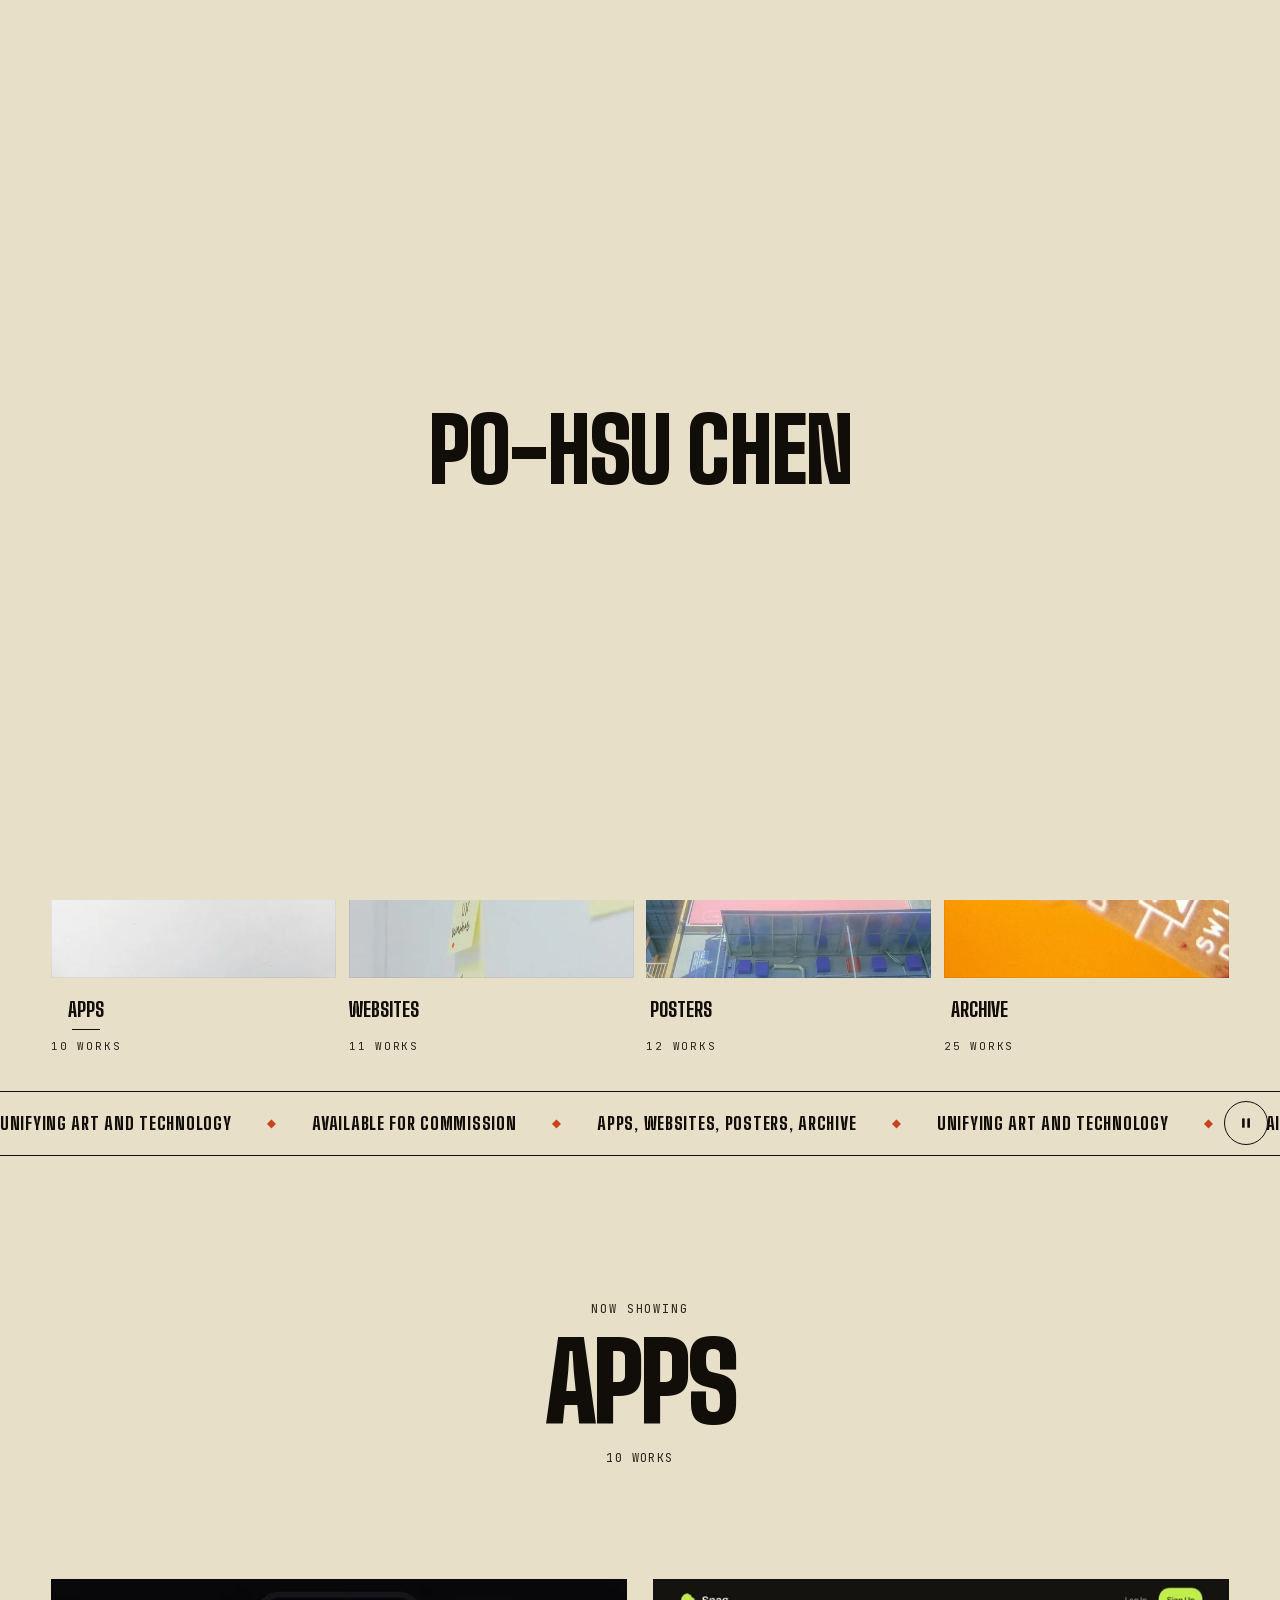
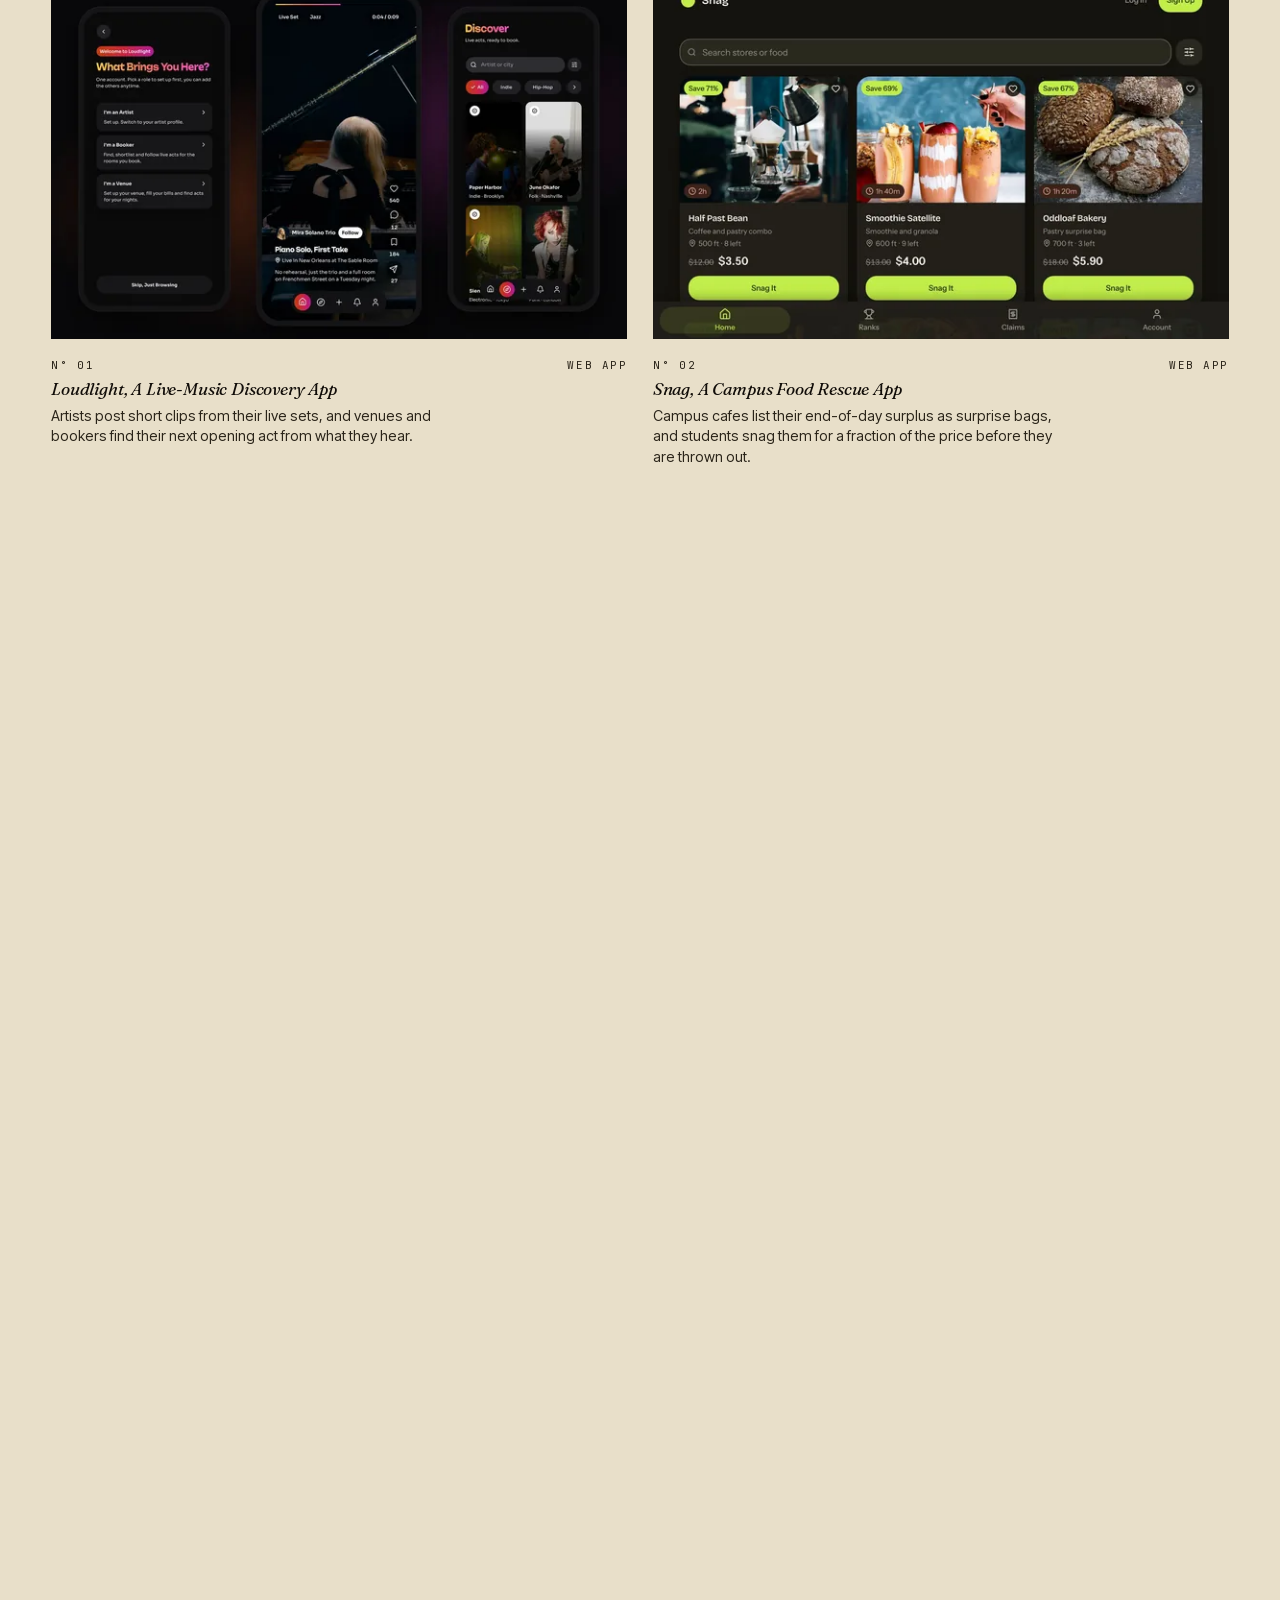
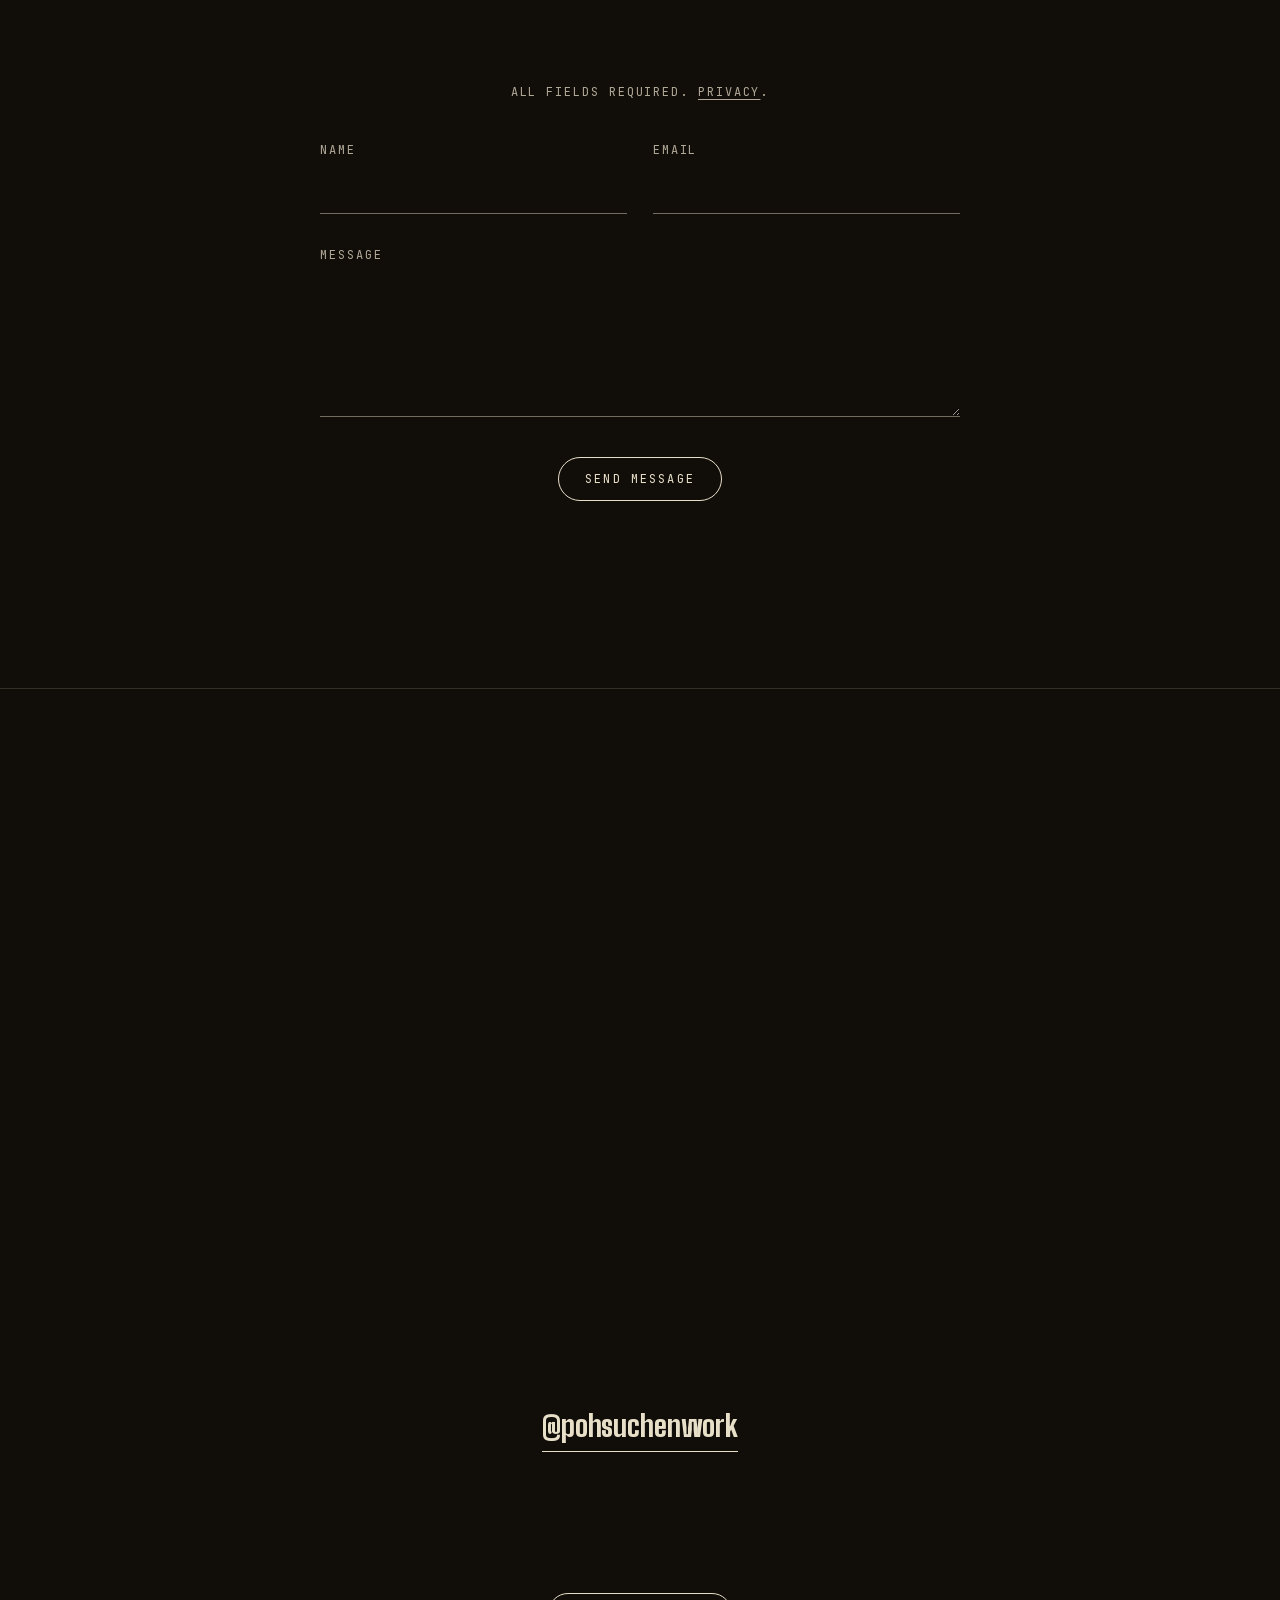
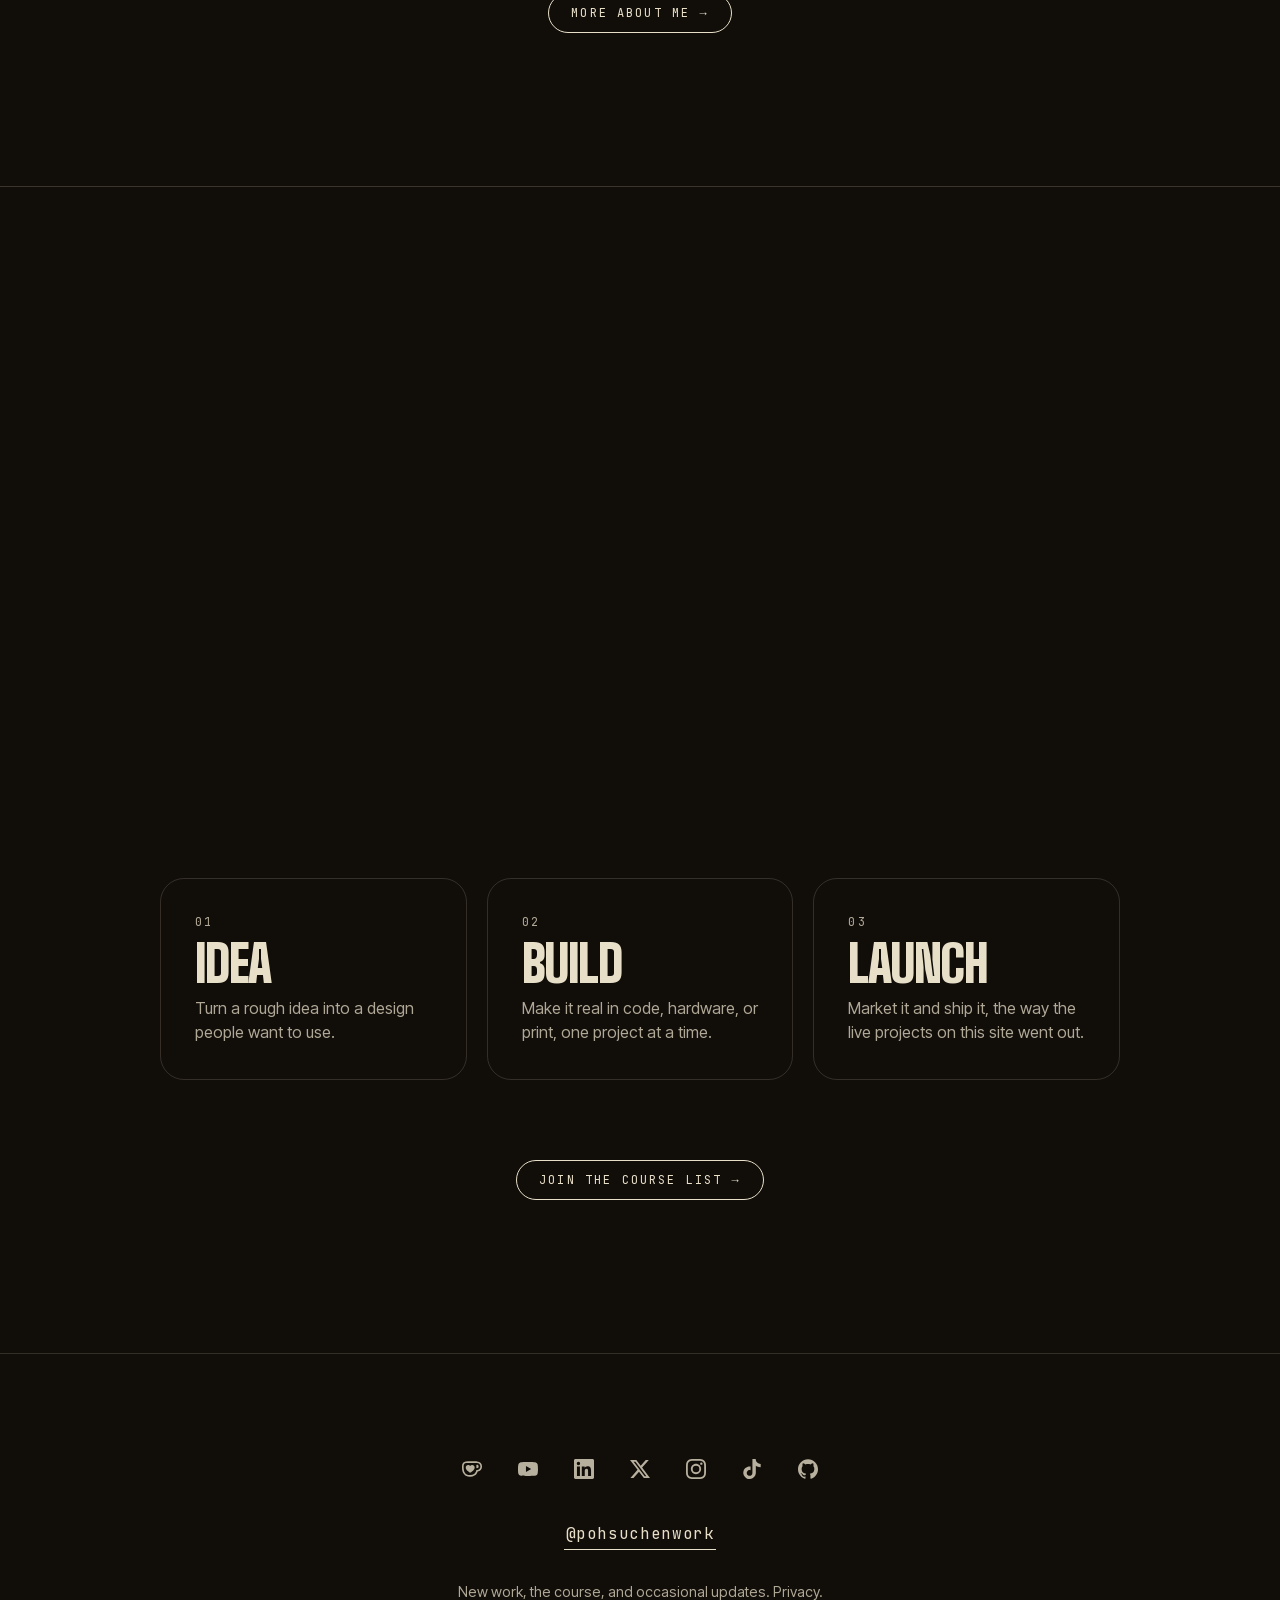
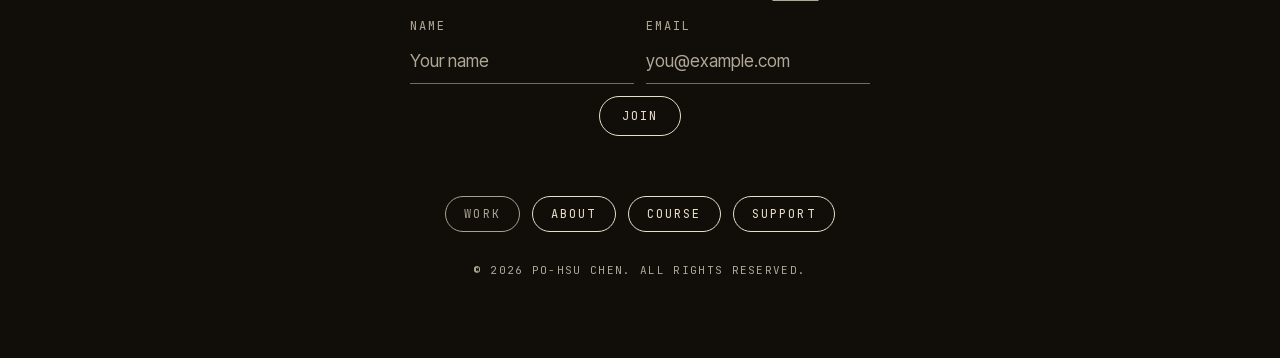
<file: index.html>
<!doctype html>
<html lang="en" class="no-js">
<head>
  <meta charset="UTF-8" />
  <meta http-equiv="Content-Security-Policy" content="default-src 'self'; script-src 'self' 'sha256-AOcMORFs9n8n7JH5TCpeRUwC+OEYkzBon0eewYg5YjQ='; style-src 'self'; font-src 'self'; img-src 'self'; connect-src 'self' https://ixspocbdfavubolqocma.supabase.co; object-src 'none'; base-uri 'none'; form-action 'none'; frame-src 'none'; worker-src 'none'; media-src 'none'" />
  <meta name="referrer" content="strict-origin-when-cross-origin" />
  <meta name="robots" content="noai, noimageai" />
  <meta name="tdm-reservation" content="1" />
  <script>if(self!==top){document.documentElement.className+=' is-framed';try{top.location=self.location}catch(e){}}document.documentElement.classList.remove('no-js');setTimeout(function(){var d=document.documentElement;if(!d.classList.contains('js-ready'))d.classList.add('js-failed')},10000);</script>
  <meta name="viewport" content="width=device-width, initial-scale=1" />
  <meta name="theme-color" content="#e8dfc9" />
  <meta name="color-scheme" content="light" />
  <meta name="format-detection" content="telephone=no" />

  <title>Po-Hsu Chen, Designer and Engineer Portfolio</title>
  <meta name="description" content="Po-Hsu Chen, independent designer and engineer. Selected work across apps, websites, posters, and the archive. Available for commissions and collaboration." />
  <meta name="keywords" content="Po-Hsu Chen, designer, engineer, UX, UI, marketing, software, hardware, portfolio, commissions, design and engineering, visuals, online course, teaching" />
  <meta name="author" content="Po-Hsu Chen" />
  <link rel="canonical" href="https://pohsuchenwork.github.io/" />

  <meta property="og:type" content="website" />
  <meta property="og:site_name" content="Po-Hsu Chen" />
  <meta property="og:title" content="Po-Hsu Chen, Designer and Engineer" />
  <meta property="og:description" content="Independent designer and engineer working across product design, marketing and visuals, software, and hardware. Unifying art and technology." />
  <meta property="og:image" content="https://pohsuchenwork.github.io/og-image-v3.jpg" />
  <meta property="og:image:width" content="1200" />
  <meta property="og:image:height" content="630" />
  <meta property="og:image:alt" content="Po-Hsu Chen, designer and engineer" />
  <meta property="og:url" content="https://pohsuchenwork.github.io/" />
  <meta property="og:locale" content="en_US" />

  <meta name="twitter:card" content="summary_large_image" />
  <meta name="twitter:site" content="@pohsuchenwork" />
  <meta name="twitter:creator" content="@pohsuchenwork" />
  <meta name="twitter:image:alt" content="Po-Hsu Chen, designer and engineer" />
  <meta name="twitter:title" content="Po-Hsu Chen, Designer and Engineer" />
  <meta name="twitter:description" content="Independent designer and engineer. Unifying art and technology." />
  <meta name="twitter:image" content="https://pohsuchenwork.github.io/og-image-v3.jpg" />



  <link rel="icon" href="favicon.ico?v=522671da9852" sizes="32x32" />
  <link rel="icon" href="favicon.svg?v=235b79b6cd0f" type="image/svg+xml" />
  <link rel="apple-touch-icon" href="apple-touch-icon.png?v=063e9e888f01" />
  <link rel="preload" href="fonts/big-shoulders-display.woff2" as="font" type="font/woff2" crossorigin />
  <link rel="stylesheet" href="styles.css?v=abb7fedb2186" />

  <script type="application/ld+json">
  {
    "@context": "https://schema.org",
    "@type": "Person",
    "name": "Po-Hsu Chen",
    "url": "https://pohsuchenwork.github.io/",
    "sameAs": [
      "https://ko-fi.com/pohsuchenwork",
      "https://www.youtube.com/@pohsuchenwork",
      "https://www.linkedin.com/in/pohsuchenwork/",
      "https://x.com/pohsuchenwork",
      "https://www.instagram.com/pohsuchenwork/",
      "https://www.tiktok.com/@pohsuchenwork",
      "https://github.com/pohsuchenwork"
    ],
    "jobTitle": "Designer and Engineer",
    "description": "Independent designer and engineer working across product design, marketing and visuals, software, and hardware.",
    "knowsAbout": ["Product Design", "UX/UI Design", "Marketing", "Visual Design", "Software Engineering", "Hardware Design", "CAD/CAM", "Industrial Design", "Browser Extensions", "Game Development", "3D Modeling", "CFD Simulation", "Vibe Coding", "Teaching"],
    "image": "https://pohsuchenwork.github.io/og-image-v3.jpg"
  }
  </script>
  <script type="application/ld+json">
  {
    "@context": "https://schema.org",
    "@type": "WebSite",
    "name": "Po-Hsu Chen",
    "url": "https://pohsuchenwork.github.io/",
    "description": "Selected work across product design, marketing and visuals, software, and hardware.",
    "inLanguage": "en"
  }
  </script>
</head>
<body class="page-work">
  <a class="skip-link" href="#main">Skip to main content</a>

  <div class="cursor" aria-hidden="true">
    <div class="cursor__dot"></div>
    <div class="cursor__ring"></div>
  </div>

  <div class="loader" aria-hidden="true">
    <span class="loader__name">Po-Hsu Chen</span>
  </div>


  <header class="masthead">
    <div class="masthead__row">
      <a href="/" class="masthead__name" data-magnetic="auto">Po-Hsu Chen</a>
      <nav class="masthead__links" aria-label="Main">
        <a href="/about" class="masthead__link" data-magnetic="auto">About</a>
        <a href="/course" class="masthead__link" data-magnetic="auto">Course</a>
        <a href="/support" class="masthead__link" data-magnetic="auto">Support</a>
      </nav>
    </div>
  </header>

  <main id="main" tabindex="-1">

    <section class="hero">

      <p class="hero__caption" data-split data-magnetic="auto">Unifying Art and Technology</p>

      <div class="hero__center">
        <h1 class="hero__title" data-magnetic="auto" aria-label="Po-Hsu Chen">
          <span class="hero__title-line"><span class="hero__title-inner">Po-Hsu</span></span>
          <span class="hero__title-line"><span class="hero__title-inner">Chen</span></span>
        </h1>
        <p class="hero__sub" data-split data-magnetic="auto">
          I work across <em>product design</em>, <em>marketing and visuals</em>, <em>software</em>, and <em>hardware</em>. Designer and engineer.
        </p>
      </div>

      <div class="picker" role="tablist" aria-label="Categories"></div>

    </section>

    <div class="marquee-wrap">
      <button class="marquee__pause" type="button" data-marquee-pause aria-label="Pause the moving strip" data-magnetic="auto"><svg class="marquee__icon marquee__icon--pause" viewBox="0 0 16 16" aria-hidden="true" focusable="false"><rect x="3.5" y="2.5" width="3" height="11" rx="1"/><rect x="9.5" y="2.5" width="3" height="11" rx="1"/></svg><svg class="marquee__icon marquee__icon--play" viewBox="0 0 16 16" aria-hidden="true" focusable="false"><path d="M5 2.6v10.8L13.6 8z"/></svg></button>
    <div class="marquee" aria-hidden="true">
      <div class="marquee__track">
        <div class="marquee__set">
          <span class="marquee__item">Unifying Art and Technology</span>
          <span class="marquee__sep">&#9670;</span>
          <span class="marquee__item">Available for Commission</span>
          <span class="marquee__sep">&#9670;</span>
          <span class="marquee__item">Apps, Websites, Posters, Archive</span>
          <span class="marquee__sep">&#9670;</span>
        </div>
        <div class="marquee__set">
          <span class="marquee__item">Unifying Art and Technology</span>
          <span class="marquee__sep">&#9670;</span>
          <span class="marquee__item">Available for Commission</span>
          <span class="marquee__sep">&#9670;</span>
          <span class="marquee__item">Apps, Websites, Posters, Archive</span>
          <span class="marquee__sep">&#9670;</span>
        </div>
      </div>
    </div>
    </div>

    <section class="works">
      <header class="works__head">
        <p class="caption works__caption" data-magnetic="auto">Now showing</p>
        <h2 class="works__title" data-magnetic="auto">Apps</h2>
        <p class="works__meta" data-magnetic="auto"><span class="works__count">10</span> works</p>
        <p class="visually-hidden works__status" role="status" aria-live="polite"></p>
      </header>
      <div id="works-panel" role="tabpanel" aria-labelledby="tab-apps"><div class="works__grid"></div></div>
    </section>

    <section class="contact" id="contact" aria-labelledby="contact-heading">
    <div class="contact__inner">
      <p class="caption caption--light contact__caption" data-split data-magnetic="auto">Contact</p>
      <h2 id="contact-heading" class="contact__title" data-split data-magnetic="auto">Get in touch.</h2>
      <p class="contact__note" data-split data-magnetic="auto">Commissions, collaboration, or just a question. Write here.</p>
      <p class="caption caption--light contact__hint" id="contact-hint" data-magnetic="auto">All fields required. <a href="/about#privacy" data-magnetic="auto">Privacy</a>.</p>
      <p class="caption caption--light contact__nojs">The form needs JavaScript. Turn it on and reload the page.</p>
      <form class="contact__form" novalidate aria-labelledby="contact-heading">
        <div class="contact__field">
          <label class="contact__label" data-magnetic="auto" for="contact-name">Name</label>
          <input class="contact__input" id="contact-name" name="name" type="text" autocomplete="name" maxlength="120" required aria-describedby="contact-hint" data-cursor="link" data-magnetic="auto" />
        </div>
        <div class="contact__field">
          <label class="contact__label" data-magnetic="auto" for="contact-email">Email</label>
          <input class="contact__input" id="contact-email" name="email" type="email" autocomplete="email" maxlength="254" required aria-describedby="contact-hint" data-cursor="link" data-magnetic="auto" />
        </div>
        <div class="contact__field contact__field--wide">
          <label class="contact__label" data-magnetic="auto" for="contact-message">Message</label>
          <textarea class="contact__input contact__input--area" id="contact-message" name="message" rows="5" maxlength="5000" required aria-describedby="contact-hint" data-cursor="link" data-magnetic="auto"></textarea>
        </div>
        <div class="form__trap" aria-hidden="true">
          <label for="contact-extra-line">Extra line</label>
          <input id="contact-extra-line" name="extra_line" type="text" tabindex="-1" autocomplete="off" data-honeypot />
        </div>
        <div class="contact__actions">
          <button class="contact__submit" type="submit" data-magnetic="auto">Send message</button>
          <p class="form__status contact__status" role="status" aria-live="polite" data-form-status data-magnetic="auto"></p>
        </div>
      </form>
    </div>
    </section>

    <section class="about">

      <p class="caption caption--light about__caption" data-split data-magnetic="auto">About</p>
      <h2 class="about__title" data-split data-magnetic="auto" aria-label="About Po-Hsu Chen">Hello.</h2>

      <div class="about__note">
        <p data-split data-magnetic="auto">I'm Po-Hsu Chen. I work across product design, marketing and visuals, software, and hardware. I make digital interfaces and physical objects.</p>
        <p data-split data-magnetic="auto">I care about craft. Tight code, careful tolerances, considered typography. The work I'm proudest of has both art and engineering inside it, hard to separate.</p>
        <p data-split data-magnetic="auto">Available for commissions, collaboration, and conversation.</p>
      </div>

      <div class="about__contact">
        <a class="about__email" href="https://linktr.ee/pohsuchenwork" target="_blank" rel="noopener noreferrer" data-magnetic="auto">@pohsuchenwork</a>
      </div>

      <a href="/about" class="about__more" data-magnetic="auto">More about me <span aria-hidden="true">&rarr;</span></a>

    </section>

    <section class="about course-teaser" aria-labelledby="course-teaser-heading">

      <p class="caption caption--light about__caption" data-split data-magnetic="auto">Course</p>
      <h2 id="course-teaser-heading" class="about__title course__title" data-split data-magnetic="auto">Fundamentalism Academy.</h2>

      <div class="about__note">
        <p data-split data-magnetic="auto">The work on this site, taught hands-on: software, hardware, AI, design, marketing, and vibe coding.</p>
      </div>

      <ol class="course__steps course-teaser__cards" role="list" aria-label="What the academy is">
        <li class="course__step" data-magnetic="auto">
          <span class="caption caption--light course__step-num">01</span>
          <span class="support__name">Idea</span>
          <span class="support__line">Turn a rough idea into a design people want to use.</span>
        </li>
        <li class="course__step" data-magnetic="auto">
          <span class="caption caption--light course__step-num">02</span>
          <span class="support__name">Build</span>
          <span class="support__line">Make it real in code, hardware, or print, one project at a time.</span>
        </li>
        <li class="course__step" data-magnetic="auto">
          <span class="caption caption--light course__step-num">03</span>
          <span class="support__name">Launch</span>
          <span class="support__line">Market it and ship it, the way the live projects on this site went out.</span>
        </li>
      </ol>

      <a href="/course" class="about__more" data-magnetic="auto">Join the course list <span aria-hidden="true">&rarr;</span></a>

    </section>
  </main>

  <footer class="colophon">
    <nav class="colophon__icons" aria-label="Social links"></nav>
    <a class="colophon__email" href="https://linktr.ee/pohsuchenwork" target="_blank" rel="noopener noreferrer" data-magnetic="auto">@pohsuchenwork</a>
    <div class="colophon__newsletter">
      <form class="newsletter" novalidate aria-label="Join the list">
        <p class="newsletter__label" id="newsletter-note" data-magnetic="auto">New work, the course, and occasional updates. <a href="/about#privacy" data-magnetic="auto">Privacy</a>.</p>
        <div class="newsletter__row">
          <div class="newsletter__field">
            <label class="contact__label" data-magnetic="auto" for="newsletter-name">Name</label>
            <input class="newsletter__input" id="newsletter-name" name="name" type="text" autocomplete="name" maxlength="120" placeholder="Your name" required aria-describedby="newsletter-note" data-cursor="link" data-magnetic="auto" />
          </div>
          <div class="newsletter__field">
            <label class="contact__label" data-magnetic="auto" for="newsletter-email">Email</label>
            <input class="newsletter__input" id="newsletter-email" name="email" type="email" autocomplete="email" maxlength="254" placeholder="you@example.com" required aria-describedby="newsletter-note" data-cursor="link" data-magnetic="auto" />
          </div>
          <button class="newsletter__submit" type="submit" data-magnetic="auto">Join</button>
        </div>
        <div class="form__trap" aria-hidden="true">
          <label for="newsletter-extra-line">Extra line</label>
          <input id="newsletter-extra-line" name="extra_line" type="text" tabindex="-1" autocomplete="off" data-honeypot />
        </div>
        <p class="form__status newsletter__status" role="status" aria-live="polite" data-form-status data-magnetic="auto"></p>
      </form>
    </div>
    <nav class="colophon__links" aria-label="Footer">
      <a class="colophon__nav is-current" href="/" aria-current="page" data-magnetic="auto">Work</a>
      <a class="colophon__nav" href="/about" data-magnetic="auto">About</a>
      <a class="colophon__nav" href="/course" data-magnetic="auto">Course</a>
      <a class="colophon__nav" href="/support" data-magnetic="auto">Support</a>
    </nav>
    <p class="colophon__meta" data-magnetic="auto">&copy; <span class="colophon__year">2026</span> Po-Hsu Chen. All rights reserved.</p>
  </footer>

  <script src="script.js?v=4caba8d028a1"></script>
</body>
</html>
</file>
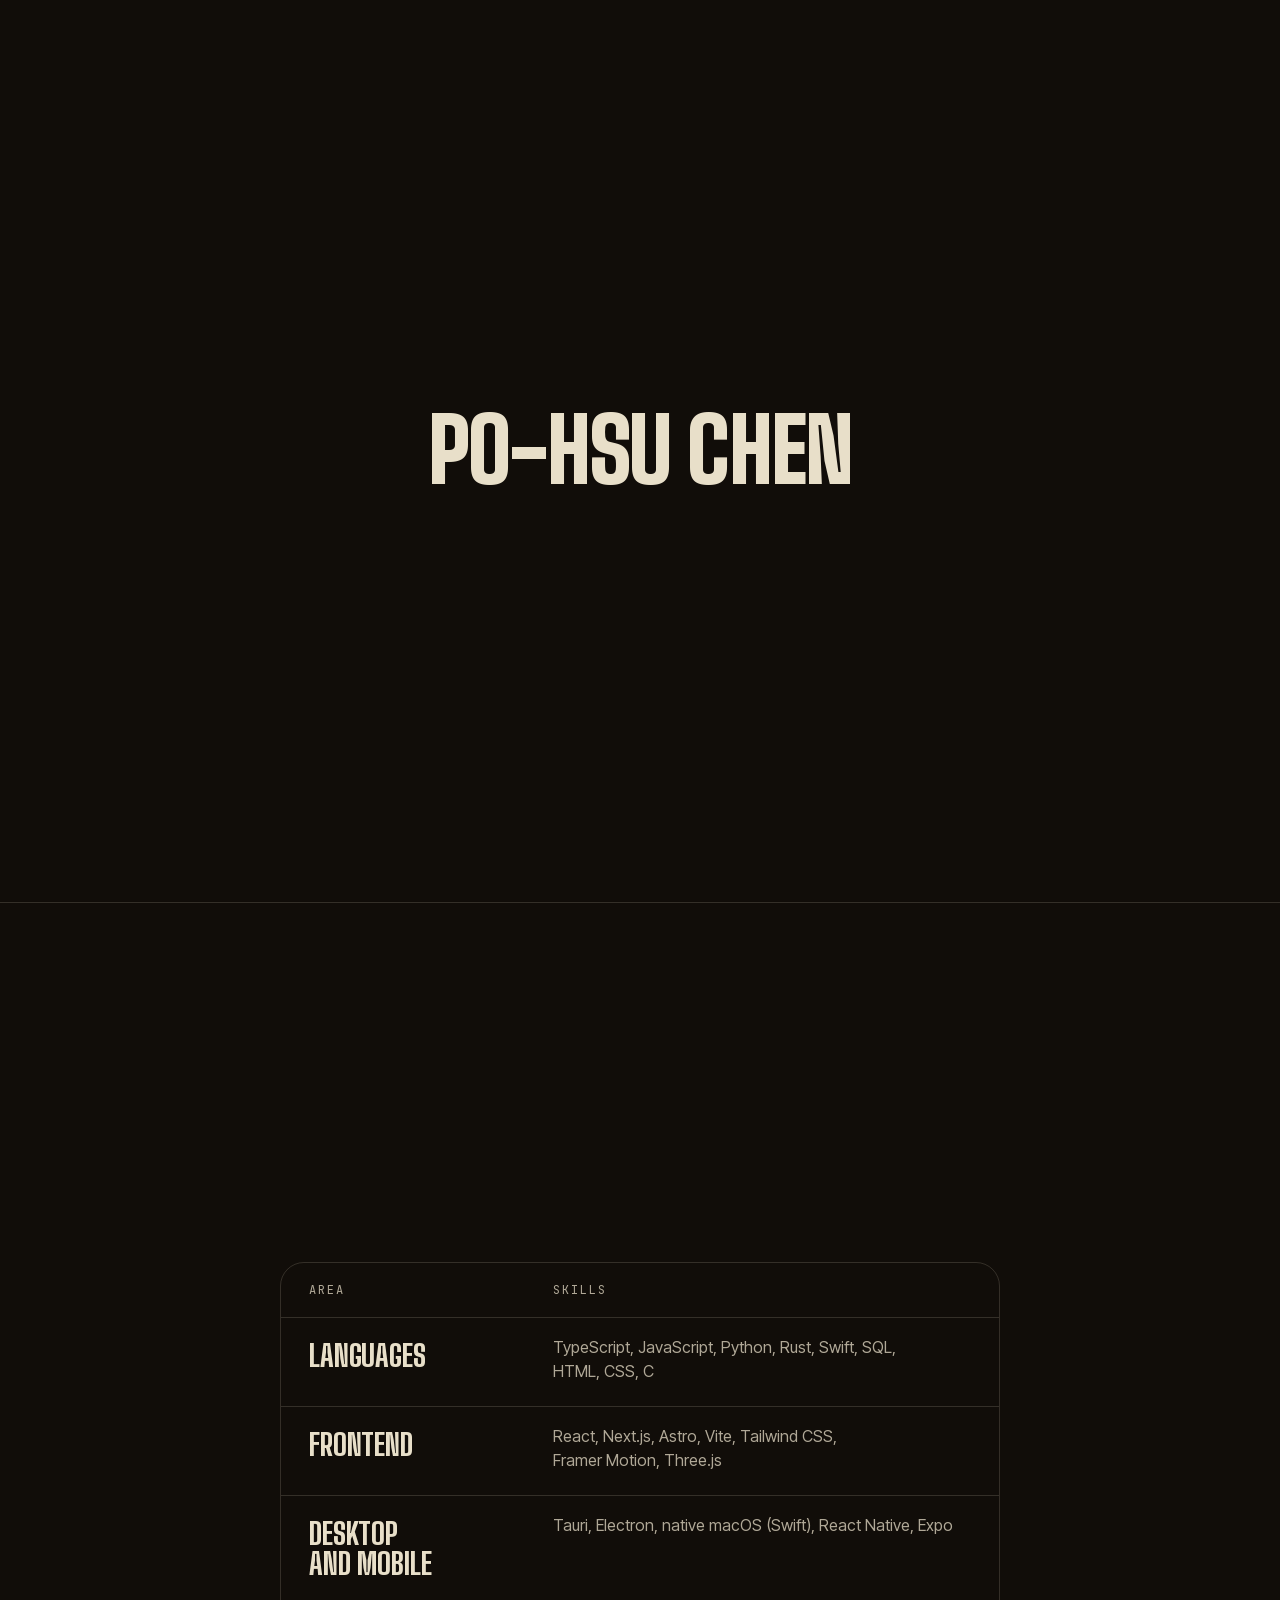
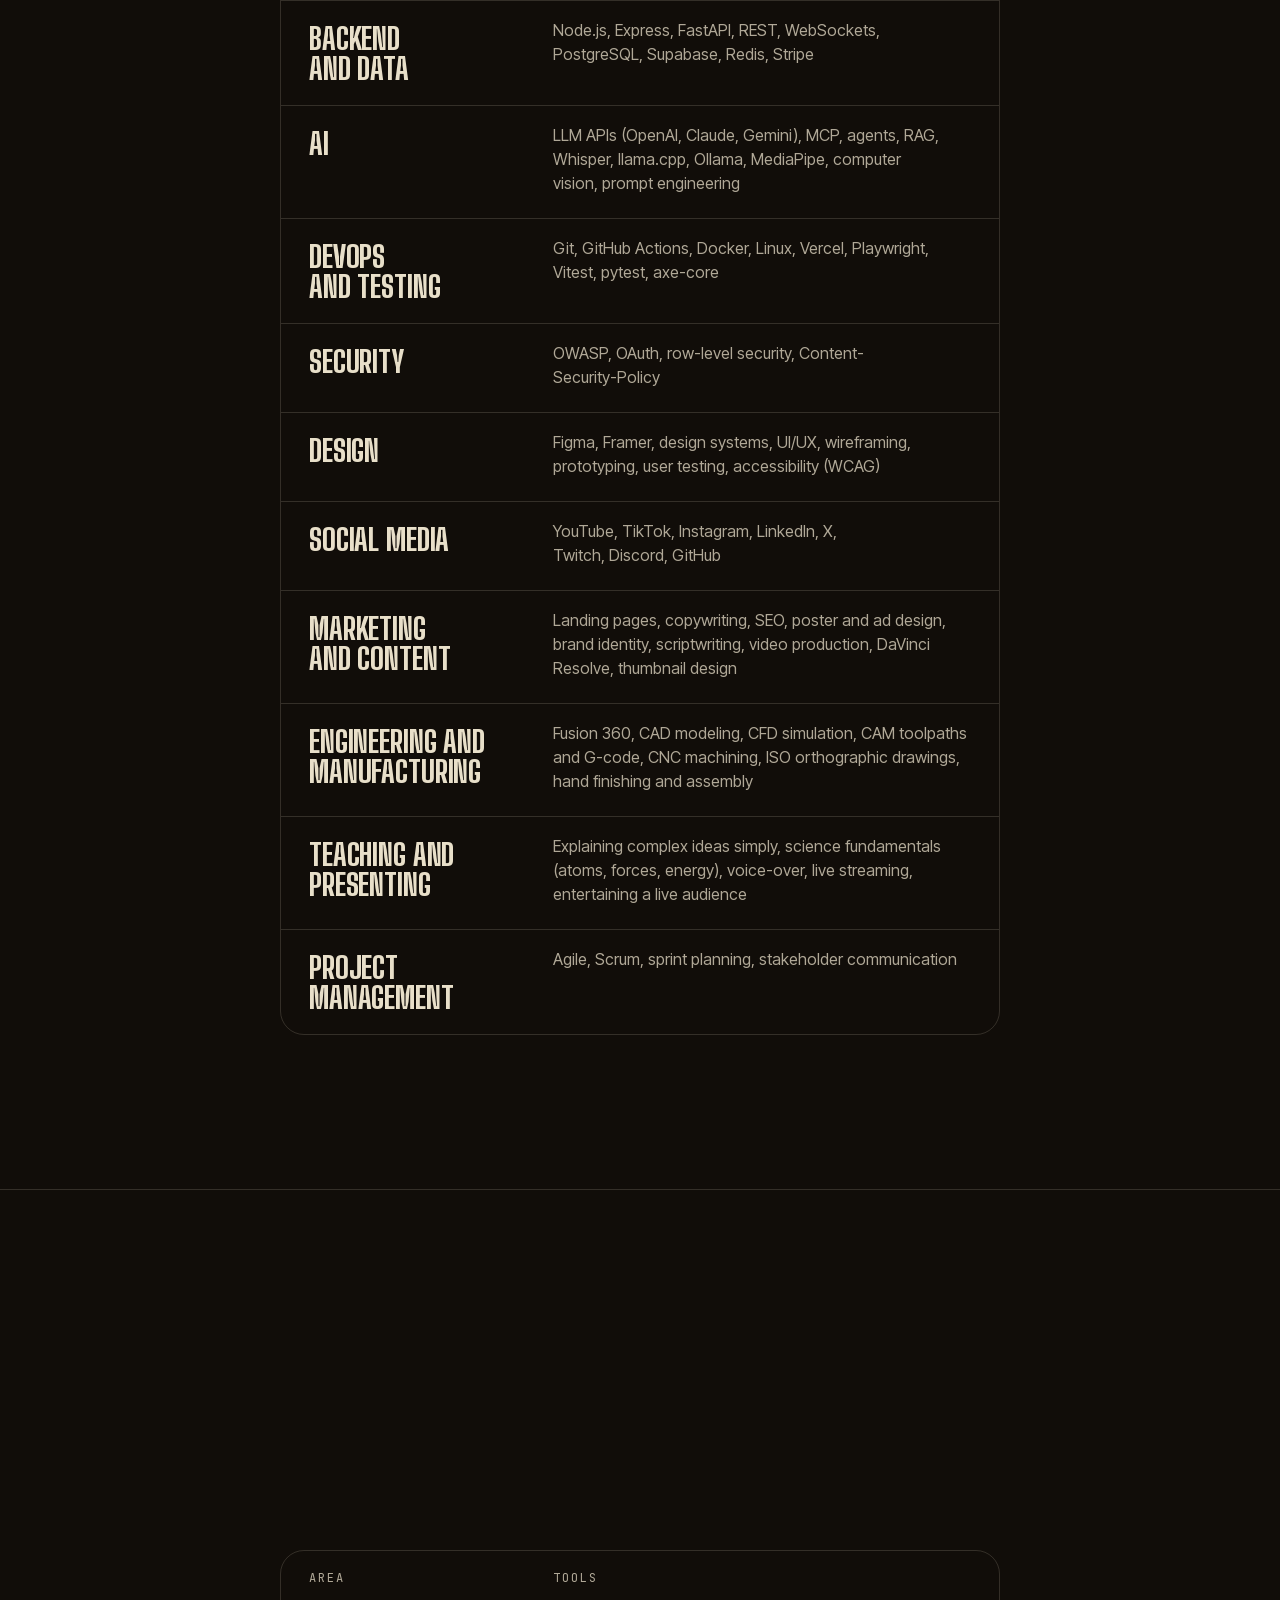
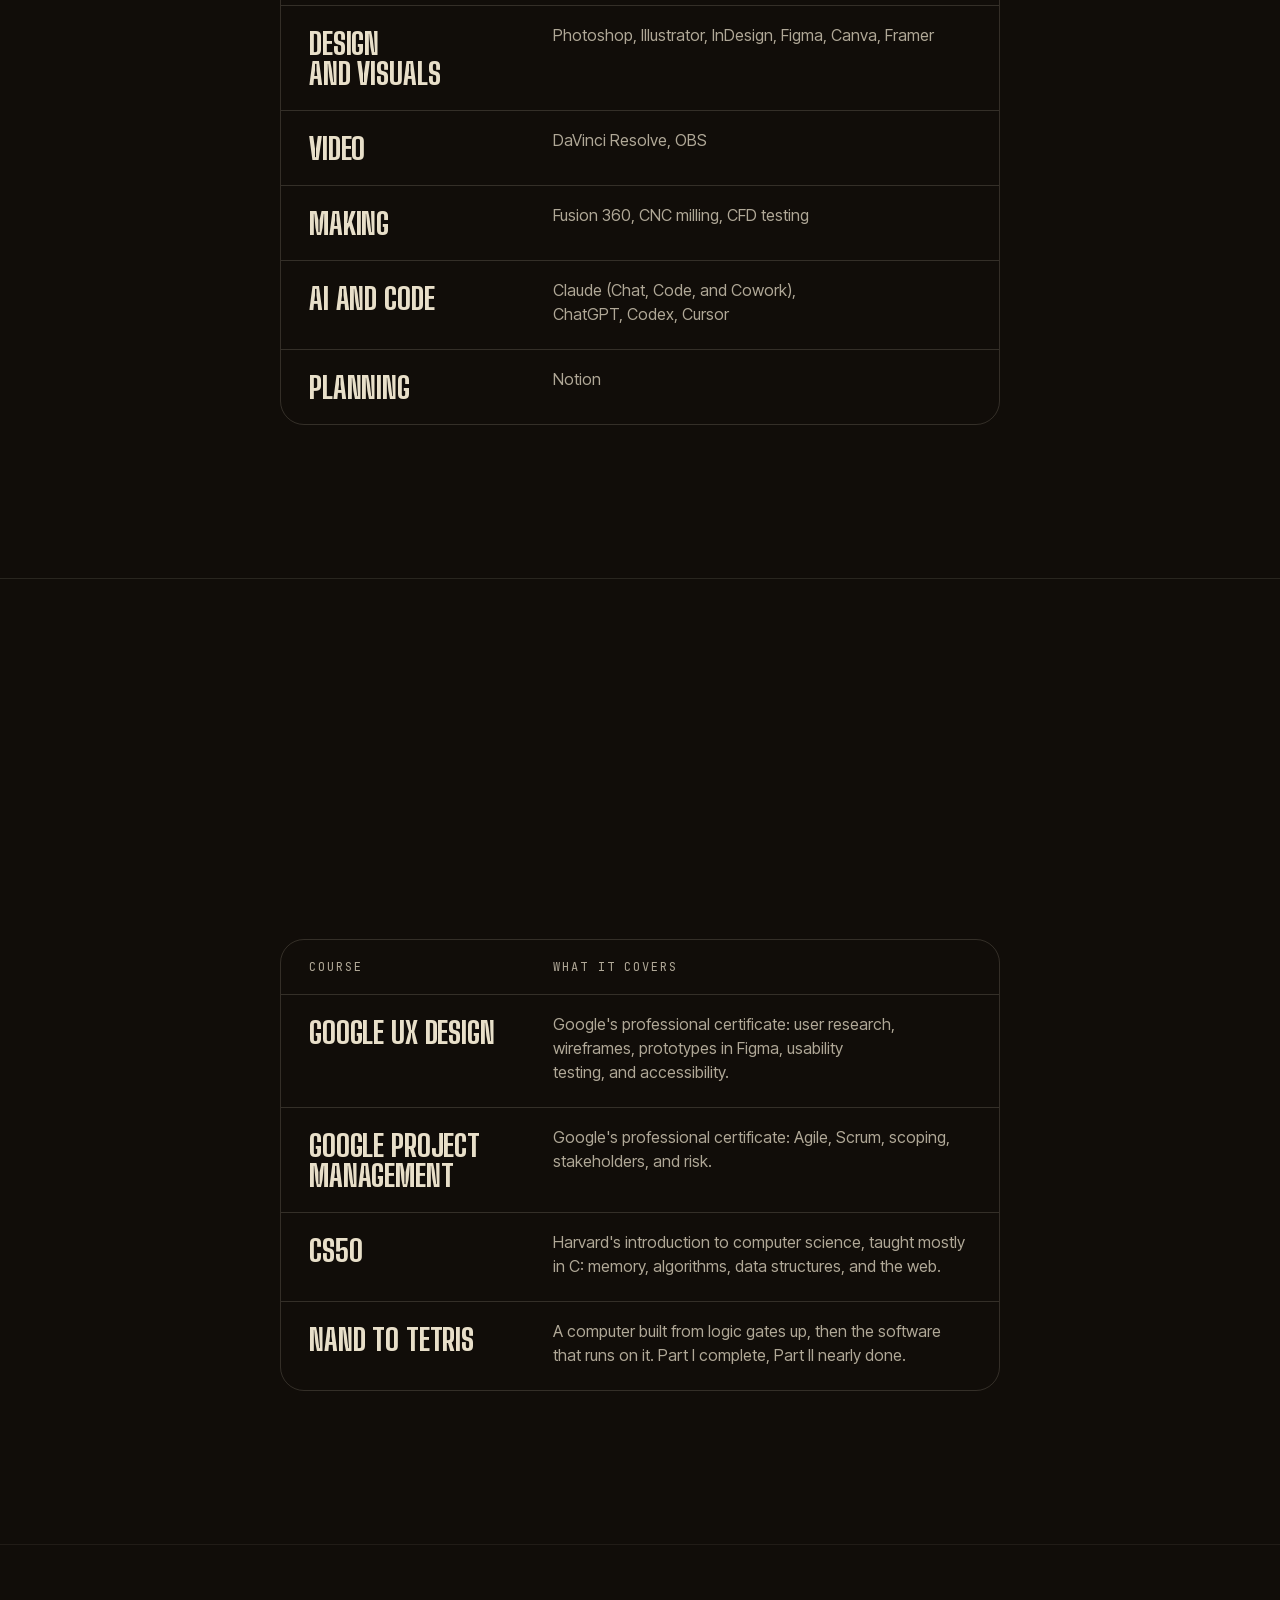
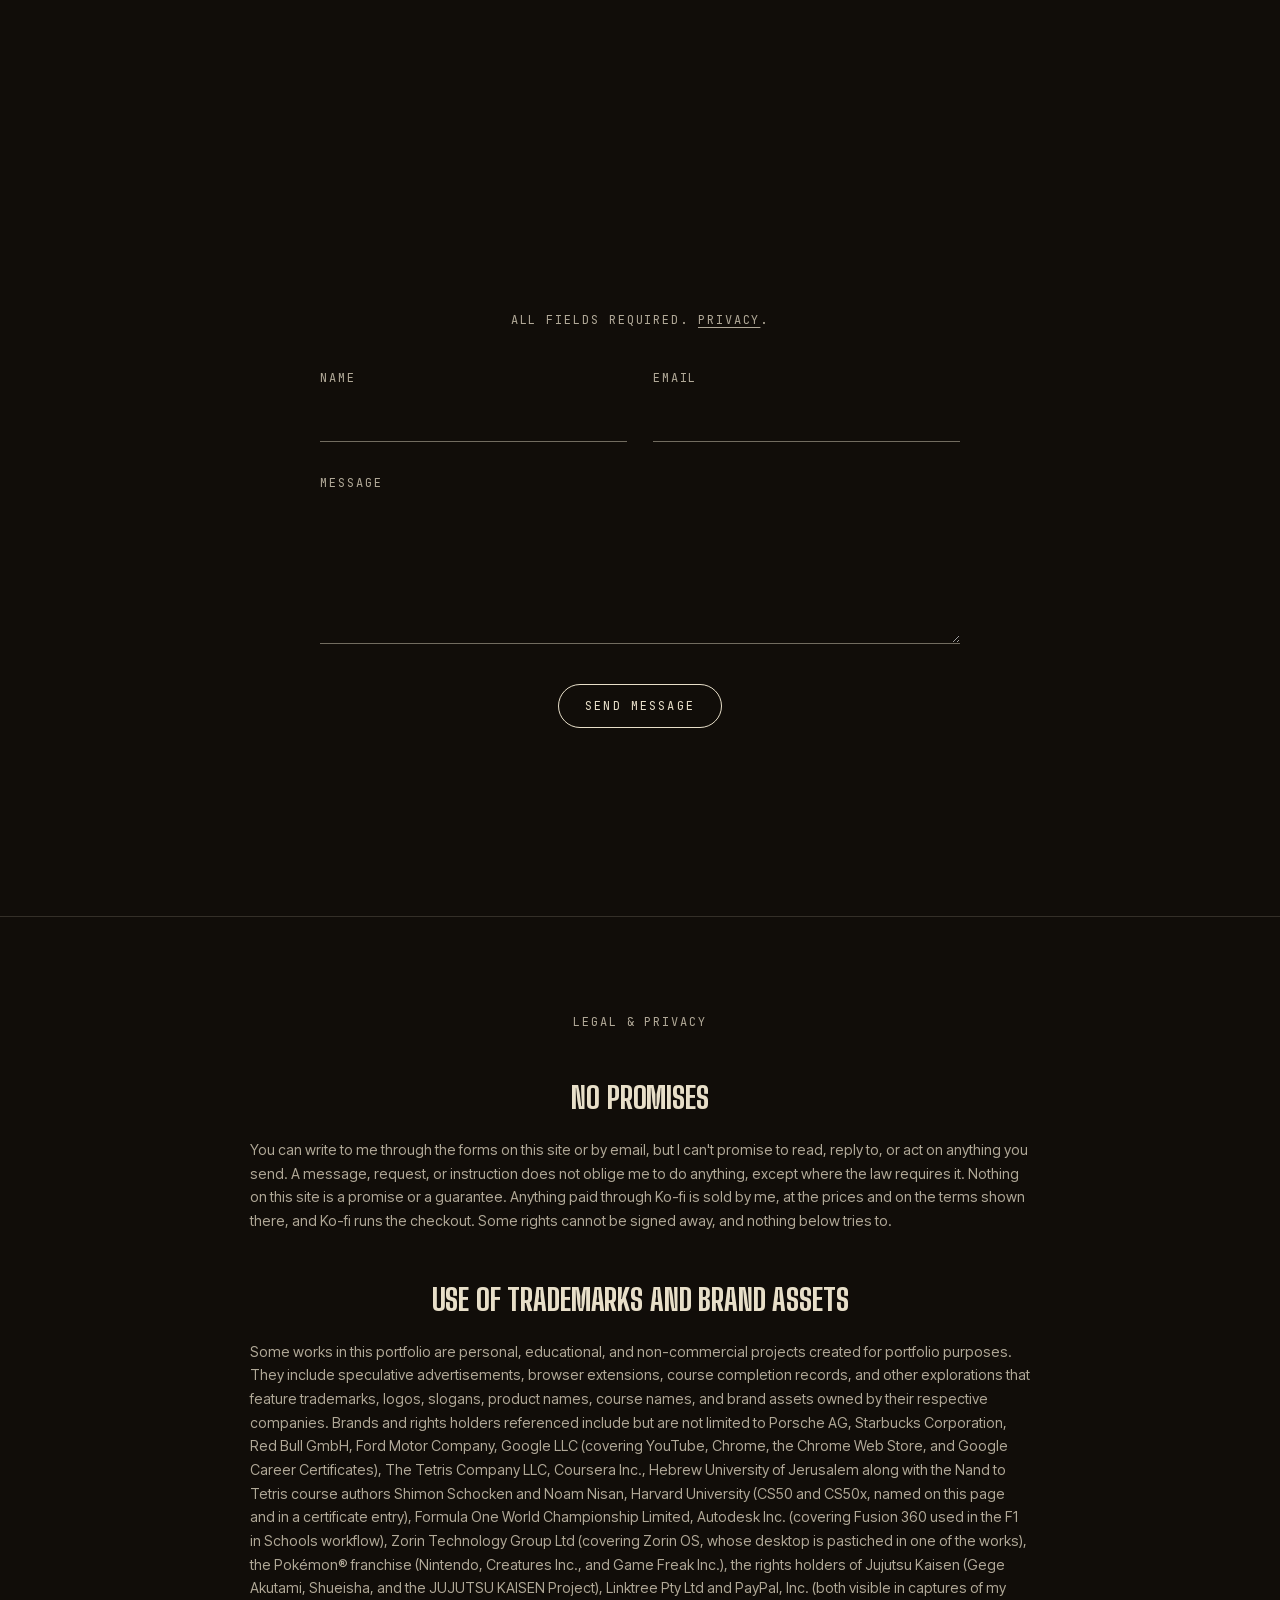
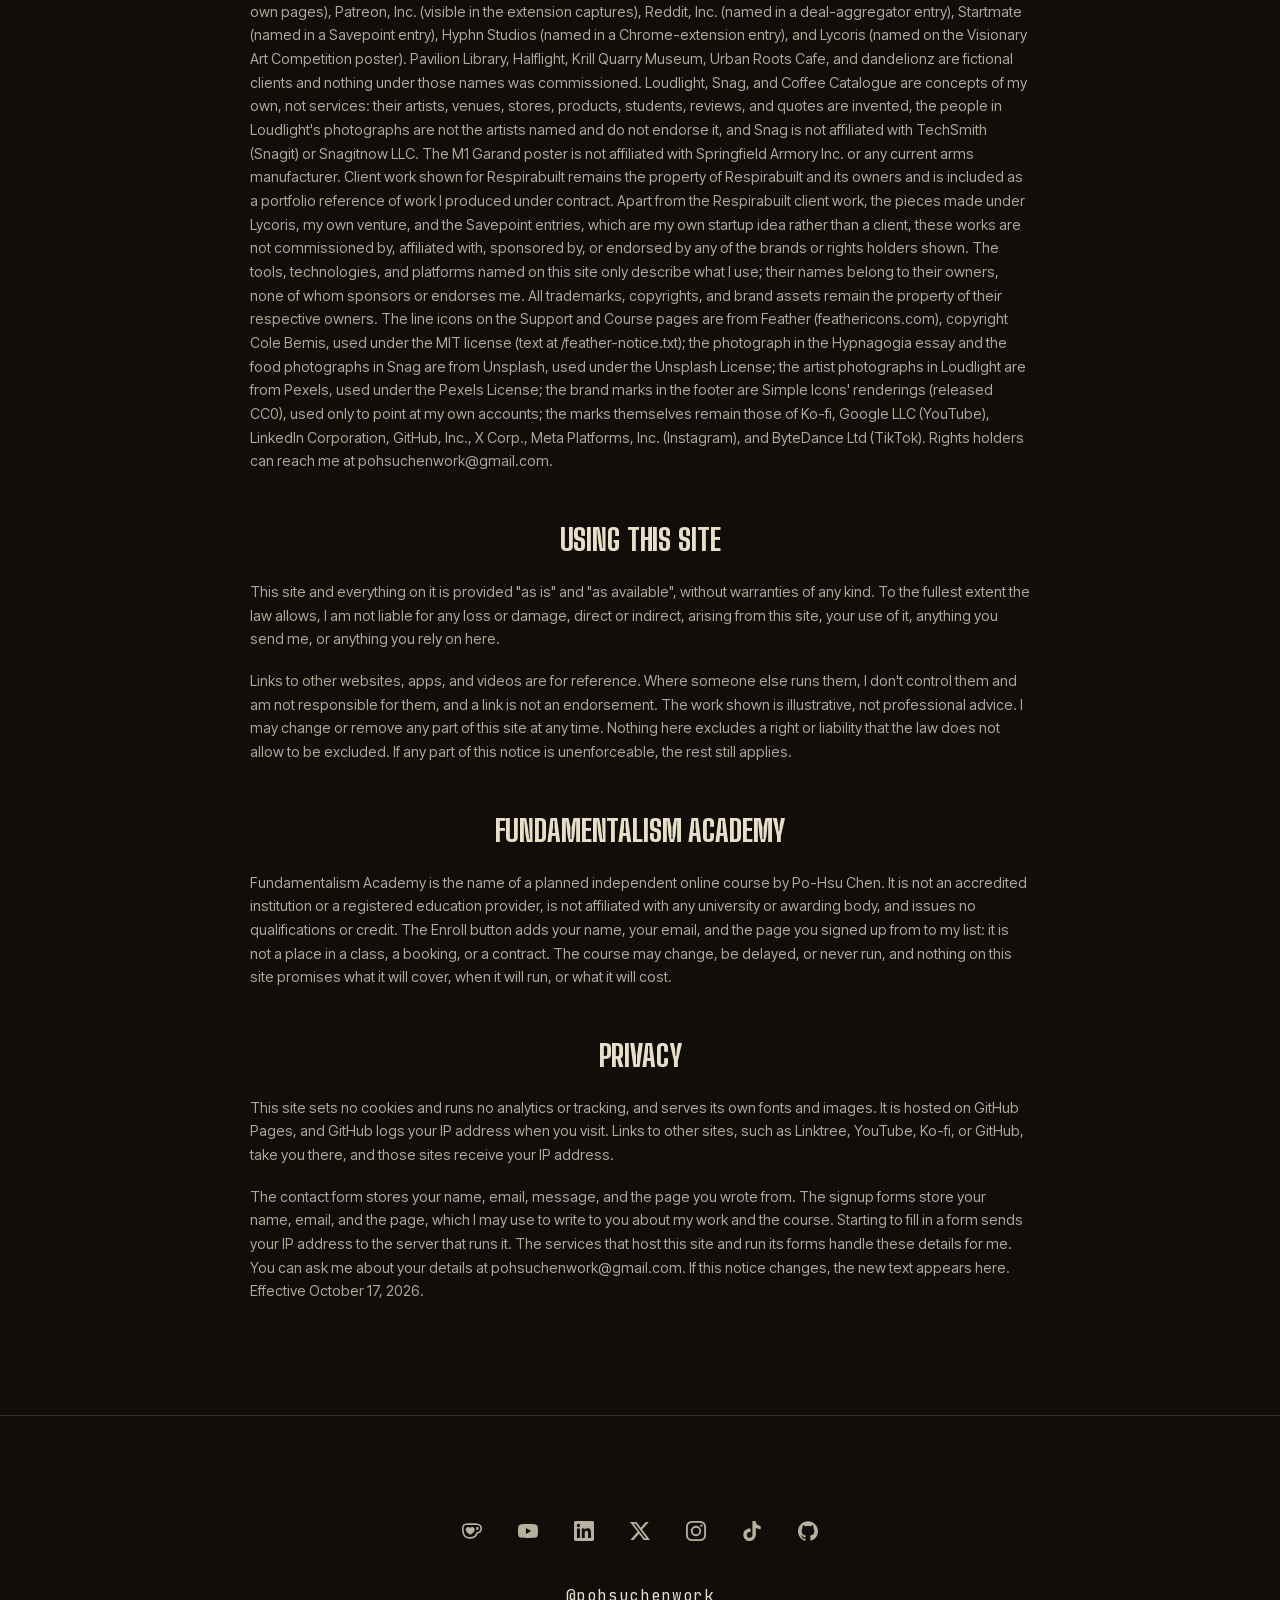
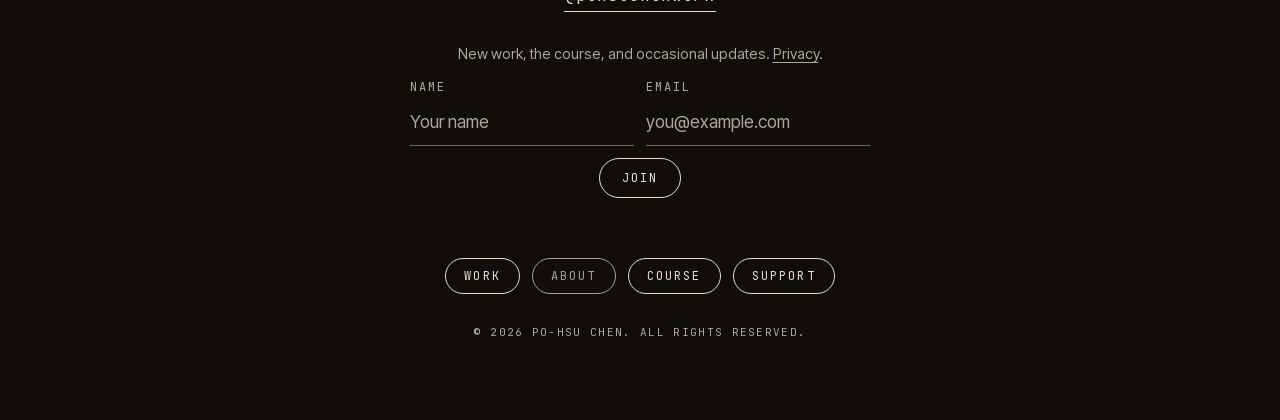
<file: about.html>
<!doctype html>
<html lang="en" class="no-js dark-page">
<head>
  <meta charset="UTF-8" />
  <meta http-equiv="Content-Security-Policy" content="default-src 'self'; script-src 'self' 'sha256-AOcMORFs9n8n7JH5TCpeRUwC+OEYkzBon0eewYg5YjQ='; style-src 'self'; font-src 'self'; img-src 'self'; connect-src 'self' https://ixspocbdfavubolqocma.supabase.co; object-src 'none'; base-uri 'none'; form-action 'none'; frame-src 'none'; worker-src 'none'; media-src 'none'" />
  <meta name="referrer" content="strict-origin-when-cross-origin" />
  <meta name="robots" content="noai, noimageai" />
  <meta name="tdm-reservation" content="1" />
  <script>if(self!==top){document.documentElement.className+=' is-framed';try{top.location=self.location}catch(e){}}document.documentElement.classList.remove('no-js');setTimeout(function(){var d=document.documentElement;if(!d.classList.contains('js-ready'))d.classList.add('js-failed')},10000);</script>
  <meta name="viewport" content="width=device-width, initial-scale=1" />
  <meta name="theme-color" content="#110d09" />
  <meta name="color-scheme" content="dark light" />
  <meta name="format-detection" content="telephone=no" />

  <title>About Po-Hsu Chen, Designer and Engineer</title>
  <meta name="description" content="About Po-Hsu Chen, independent designer and engineer working across product design, marketing and visuals, software, and hardware." />
  <meta name="keywords" content="Po-Hsu Chen, about, biography, designer, engineer, projects" />
  <meta name="author" content="Po-Hsu Chen" />
  <link rel="canonical" href="https://pohsuchenwork.github.io/about" />

  <meta property="og:type" content="profile" />
  <meta property="og:site_name" content="Po-Hsu Chen" />
  <meta property="og:title" content="About Po-Hsu Chen" />
  <meta property="og:description" content="Independent designer and engineer working across product design, marketing and visuals, software, and hardware." />
  <meta property="og:image" content="https://pohsuchenwork.github.io/og-image-v3.jpg" />
  <meta property="og:image:width" content="1200" />
  <meta property="og:image:height" content="630" />
  <meta property="og:image:alt" content="Po-Hsu Chen, designer and engineer" />
  <meta property="og:url" content="https://pohsuchenwork.github.io/about" />
  <meta property="og:locale" content="en_US" />
  <meta property="profile:first_name" content="Po-Hsu" />
  <meta property="profile:last_name" content="Chen" />

  <meta name="twitter:card" content="summary_large_image" />
  <meta name="twitter:site" content="@pohsuchenwork" />
  <meta name="twitter:creator" content="@pohsuchenwork" />
  <meta name="twitter:image:alt" content="Po-Hsu Chen, designer and engineer" />
  <meta name="twitter:title" content="About Po-Hsu Chen" />
  <meta name="twitter:description" content="Independent designer and engineer." />
  <meta name="twitter:image" content="https://pohsuchenwork.github.io/og-image-v3.jpg" />



  <link rel="icon" href="favicon.ico?v=522671da9852" sizes="32x32" />
  <link rel="icon" href="favicon.svg?v=235b79b6cd0f" type="image/svg+xml" />
  <link rel="apple-touch-icon" href="apple-touch-icon.png?v=063e9e888f01" />
  <link rel="preload" href="fonts/big-shoulders-display.woff2" as="font" type="font/woff2" crossorigin />
  <link rel="stylesheet" href="styles.css?v=abb7fedb2186" />

  <script type="application/ld+json">
  {
    "@context": "https://schema.org",
    "@type": "AboutPage",
    "name": "About Po-Hsu Chen",
    "url": "https://pohsuchenwork.github.io/about",
    "inLanguage": "en",
    "isPartOf": {
      "@type": "WebSite",
      "name": "Po-Hsu Chen",
      "url": "https://pohsuchenwork.github.io/"
    },
    "mainEntity": {
      "@type": "Person",
      "name": "Po-Hsu Chen",
      "url": "https://pohsuchenwork.github.io/",
      "sameAs": [
        "https://ko-fi.com/pohsuchenwork",
        "https://www.youtube.com/@pohsuchenwork",
        "https://www.linkedin.com/in/pohsuchenwork/",
        "https://x.com/pohsuchenwork",
        "https://www.instagram.com/pohsuchenwork/",
        "https://www.tiktok.com/@pohsuchenwork",
        "https://github.com/pohsuchenwork"
      ],
      "jobTitle": "Designer and Engineer",
      "description": "Independent designer and engineer working across product design, marketing and visuals, software, and hardware.",
      "knowsAbout": ["Product Design", "UX/UI Design", "Marketing", "Visual Design", "Software Engineering", "Hardware Design", "CAD/CAM", "Industrial Design", "Browser Extensions", "Game Development", "3D Modeling", "CFD Simulation", "Vibe Coding", "Teaching"]
    }
  }
  </script>
</head>
<body class="page-about">
  <a class="skip-link" href="#main">Skip to main content</a>

  <div class="cursor" aria-hidden="true">
    <div class="cursor__dot"></div>
    <div class="cursor__ring"></div>
  </div>

  <div class="loader" aria-hidden="true">
    <span class="loader__name">Po-Hsu Chen</span>
  </div>


  <header class="masthead masthead--dark">
    <div class="masthead__row">
      <a href="/" class="masthead__name" data-magnetic="auto">Po-Hsu Chen</a>
      <nav class="masthead__links" aria-label="Main">
        <a href="/" class="masthead__link" data-magnetic="auto">Work</a>
        <a href="/course" class="masthead__link" data-magnetic="auto">Course</a>
        <a href="/support" class="masthead__link" data-magnetic="auto">Support</a>
      </nav>
    </div>
  </header>

  <main id="main" tabindex="-1">

    <section class="about about--hero">

      <div class="about__inner">

        <p class="caption caption--light about__caption" data-split data-magnetic="auto">About</p>
        <h1 class="about__title" data-split data-magnetic="auto" aria-label="About Po-Hsu Chen">Hello.</h1>

        <div class="about__note">
          <p data-split data-magnetic="auto">I'm Po-Hsu Chen. I work across product design, marketing and visuals, software, and hardware. I make digital interfaces and physical objects.</p>
          <p data-split data-magnetic="auto">I build AI-powered full-stack applications, from the models and APIs through to the interfaces people use.</p>
          <p data-split data-magnetic="auto">I care about craft. Tight code, careful tolerances, considered typography. The work I'm proudest of has both art and engineering inside it, hard to separate.</p>
          <p data-split data-magnetic="auto">Available for commissions, collaboration, and conversation.</p>
        </div>

        <div class="about__contact">
          <a class="about__email" href="https://linktr.ee/pohsuchenwork" target="_blank" rel="noopener noreferrer" data-magnetic="auto">@pohsuchenwork</a>
        </div>

      </div>

    </section>

    <section class="contact about__section" aria-labelledby="skills-heading">
      <div class="contact__inner">
        <p class="caption caption--light contact__caption" data-split data-magnetic="auto">Skills</p>
        <h2 id="skills-heading" class="contact__title" data-split data-magnetic="auto">What I know.</h2>
        <table class="about__table" aria-labelledby="skills-heading">
          <thead>
            <tr><th scope="col">Area</th><th scope="col">Skills</th></tr>
          </thead>
          <tbody>
            <tr>
              <th scope="row">Languages</th>
              <td>TypeScript, JavaScript, Python, Rust, Swift, SQL, HTML, CSS, C</td>
            </tr>
            <tr>
              <th scope="row">Frontend</th>
              <td>React, Next.js, Astro, Vite, Tailwind CSS, Framer Motion, Three.js</td>
            </tr>
            <tr>
              <th scope="row">Desktop and mobile</th>
              <td>Tauri, Electron, native macOS (Swift), React Native, Expo</td>
            </tr>
            <tr>
              <th scope="row">Backend and data</th>
              <td>Node.js, Express, FastAPI, REST, WebSockets, PostgreSQL, Supabase, Redis, Stripe</td>
            </tr>
            <tr>
              <th scope="row">AI</th>
              <td>LLM APIs (OpenAI, Claude, Gemini), MCP, agents, RAG, Whisper, llama.cpp, Ollama, MediaPipe, computer vision, prompt engineering</td>
            </tr>
            <tr>
              <th scope="row">DevOps and testing</th>
              <td>Git, GitHub Actions, Docker, Linux, Vercel, Playwright, Vitest, pytest, axe-core</td>
            </tr>
            <tr>
              <th scope="row">Security</th>
              <td>OWASP, OAuth, row-level security, Content-Security-Policy</td>
            </tr>
            <tr>
              <th scope="row">Design</th>
              <td>Figma, Framer, design systems, UI/UX, wireframing, prototyping, user testing, accessibility (WCAG)</td>
            </tr>
            <tr>
              <th scope="row">Social media</th>
              <td>YouTube, TikTok, Instagram, LinkedIn, X, Twitch, Discord, GitHub</td>
            </tr>
            <tr>
              <th scope="row">Marketing and content</th>
              <td>Landing pages, copywriting, SEO, poster and ad design, brand identity, scriptwriting, video production, DaVinci Resolve, thumbnail design</td>
            </tr>
            <tr>
              <th scope="row">Engineering and manufacturing</th>
              <td>Fusion 360, CAD modeling, CFD simulation, CAM toolpaths and G-code, CNC machining, ISO orthographic drawings, hand finishing and assembly</td>
            </tr>
            <tr>
              <th scope="row">Teaching and presenting</th>
              <td>Explaining complex ideas simply, science fundamentals (atoms, forces, energy), voice-over, live streaming, entertaining a live audience</td>
            </tr>
            <tr>
              <th scope="row">Project management</th>
              <td>Agile, Scrum, sprint planning, stakeholder communication</td>
            </tr>
          </tbody>
        </table>
      </div>
    </section>

    <section class="contact about__section" aria-labelledby="tools-heading">
      <div class="contact__inner">
        <p class="caption caption--light contact__caption" data-split data-magnetic="auto">Tools</p>
        <h2 id="tools-heading" class="contact__title" data-split data-magnetic="auto">What I use.</h2>
        <table class="about__table" aria-labelledby="tools-heading">
          <thead>
            <tr><th scope="col">Area</th><th scope="col">Tools</th></tr>
          </thead>
          <tbody>
            <tr>
              <th scope="row">Design and visuals</th>
              <td>Photoshop, Illustrator, InDesign, Figma, Canva, Framer</td>
            </tr>
            <tr>
              <th scope="row">Video</th>
              <td>DaVinci Resolve, OBS</td>
            </tr>
            <tr>
              <th scope="row">Making</th>
              <td>Fusion 360, CNC milling, CFD testing</td>
            </tr>
            <tr>
              <th scope="row">AI and code</th>
              <td>Claude (Chat, Code, and Cowork), ChatGPT, Codex, Cursor</td>
            </tr>
            <tr>
              <th scope="row">Planning</th>
              <td>Notion</td>
            </tr>
          </tbody>
        </table>
      </div>
    </section>

    <section class="contact about__section" aria-labelledby="study-heading">
      <div class="contact__inner">
        <p class="caption caption--light contact__caption" data-split data-magnetic="auto">Certifications and courses</p>
        <h2 id="study-heading" class="contact__title" data-split data-magnetic="auto">What I've studied.</h2>
        <table class="about__table" aria-labelledby="study-heading">
          <thead>
            <tr><th scope="col">Course</th><th scope="col">What it covers</th></tr>
          </thead>
          <tbody>
            <tr>
              <th scope="row">Google UX Design</th>
              <td>Google's professional certificate: user research, wireframes, prototypes in Figma, usability testing, and accessibility.</td>
            </tr>
            <tr>
              <th scope="row">Google Project Management</th>
              <td>Google's professional certificate: Agile, Scrum, scoping, stakeholders, and risk.</td>
            </tr>
            <tr>
              <th scope="row">CS50</th>
              <td>Harvard's introduction to computer science, taught mostly in C: memory, algorithms, data structures, and the web.</td>
            </tr>
            <tr>
              <th scope="row">Nand to Tetris</th>
              <td>A computer built from logic gates up, then the software that runs on it. Part I complete, Part II nearly done.</td>
            </tr>
          </tbody>
        </table>
      </div>
    </section>

    <section class="contact" id="contact" aria-labelledby="contact-heading">
    <div class="contact__inner">
      <p class="caption caption--light contact__caption" data-split data-magnetic="auto">Contact</p>
      <h2 id="contact-heading" class="contact__title" data-split data-magnetic="auto">Get in touch.</h2>
      <p class="contact__note" data-split data-magnetic="auto">Commissions, collaboration, or just a question. Write here.</p>
      <p class="caption caption--light contact__hint" id="contact-hint" data-magnetic="auto">All fields required. <a href="/about#privacy" data-magnetic="auto">Privacy</a>.</p>
      <p class="caption caption--light contact__nojs">The form needs JavaScript. Turn it on and reload the page.</p>
      <form class="contact__form" novalidate aria-labelledby="contact-heading">
        <div class="contact__field">
          <label class="contact__label" data-magnetic="auto" for="contact-name">Name</label>
          <input class="contact__input" id="contact-name" name="name" type="text" autocomplete="name" maxlength="120" required aria-describedby="contact-hint" data-cursor="link" data-magnetic="auto" />
        </div>
        <div class="contact__field">
          <label class="contact__label" data-magnetic="auto" for="contact-email">Email</label>
          <input class="contact__input" id="contact-email" name="email" type="email" autocomplete="email" maxlength="254" required aria-describedby="contact-hint" data-cursor="link" data-magnetic="auto" />
        </div>
        <div class="contact__field contact__field--wide">
          <label class="contact__label" data-magnetic="auto" for="contact-message">Message</label>
          <textarea class="contact__input contact__input--area" id="contact-message" name="message" rows="5" maxlength="5000" required aria-describedby="contact-hint" data-cursor="link" data-magnetic="auto"></textarea>
        </div>
        <div class="form__trap" aria-hidden="true">
          <label for="contact-extra-line">Extra line</label>
          <input id="contact-extra-line" name="extra_line" type="text" tabindex="-1" autocomplete="off" data-honeypot />
        </div>
        <div class="contact__actions">
          <button class="contact__submit" type="submit" data-magnetic="auto">Send message</button>
          <p class="form__status contact__status" role="status" aria-live="polite" data-form-status data-magnetic="auto"></p>
        </div>
      </form>
    </div>
    </section>

    <section class="legal" aria-labelledby="legal-heading">
      <div class="legal__inner">
        <p class="caption caption--light legal__caption" data-magnetic="auto">Legal &amp; privacy</p>
        <h2 id="legal-heading" class="visually-hidden">Legal and privacy</h2>
        <h3 class="legal__title" data-magnetic="auto">No promises</h3>
        <p class="legal__body" data-magnetic="auto">
          You can write to me through the forms on this site or by email, but I can't promise to read, reply to, or act on anything you send. A message, request, or instruction does not oblige me to do anything, except where the law requires it. Nothing on this site is a promise or a guarantee. Anything paid through Ko-fi is sold by me, at the prices and on the terms shown there, and Ko-fi runs the checkout. Some rights cannot be signed away, and nothing below tries to.
        </p>
        <h3 class="legal__title" data-magnetic="auto">Use of trademarks and brand assets</h3>
        <p class="legal__body" data-magnetic="auto">
          Some works in this portfolio are personal, educational, and non-commercial projects created for portfolio purposes. They include speculative advertisements, browser extensions, course completion records, and other explorations that feature trademarks, logos, slogans, product names, course names, and brand assets owned by their respective companies. Brands and rights holders referenced include but are not limited to Porsche AG, Starbucks Corporation, Red Bull GmbH, Ford Motor Company, Google LLC (covering YouTube, Chrome, the Chrome Web Store, and Google Career Certificates), The Tetris Company LLC, Coursera Inc., Hebrew University of Jerusalem along with the Nand to Tetris course authors Shimon Schocken and Noam Nisan, Harvard University (CS50 and CS50x, named on this page and in a certificate entry), Formula One World Championship Limited, Autodesk Inc. (covering Fusion 360 used in the F1 in Schools workflow), Zorin Technology Group Ltd (covering Zorin OS, whose desktop is pastiched in one of the works), the Pokémon® franchise (Nintendo, Creatures Inc., and Game Freak Inc.), the rights holders of Jujutsu Kaisen (Gege Akutami, Shueisha, and the JUJUTSU KAISEN Project), Linktree Pty Ltd and PayPal, Inc. (both visible in captures of my own pages), Patreon, Inc. (visible in the extension captures), Reddit, Inc. (named in a deal-aggregator entry), Startmate (named in a Savepoint entry), Hyphn Studios (named in a Chrome-extension entry), and Lycoris (named on the Visionary Art Competition poster). Pavilion Library, Halflight, Krill Quarry Museum, Urban Roots Cafe, and dandelionz are fictional clients and nothing under those names was commissioned. Loudlight, Snag, and Coffee Catalogue are concepts of my own, not services: their artists, venues, stores, products, students, reviews, and quotes are invented, the people in Loudlight's photographs are not the artists named and do not endorse it, and Snag is not affiliated with TechSmith (Snagit) or Snagitnow LLC. The M1 Garand poster is not affiliated with Springfield Armory Inc. or any current arms manufacturer. Client work shown for Respirabuilt remains the property of Respirabuilt and its owners and is included as a portfolio reference of work I produced under contract. Apart from the Respirabuilt client work, the pieces made under Lycoris, my own venture, and the Savepoint entries, which are my own startup idea rather than a client, these works are not commissioned by, affiliated with, sponsored by, or endorsed by any of the brands or rights holders shown. The tools, technologies, and platforms named on this site only describe what I use; their names belong to their owners, none of whom sponsors or endorses me. All trademarks, copyrights, and brand assets remain the property of their respective owners. The line icons on the Support and Course pages are from Feather (feathericons.com), copyright Cole Bemis, used under the MIT license (text at /feather-notice.txt); the photograph in the Hypnagogia essay and the food photographs in Snag are from Unsplash, used under the Unsplash License; the artist photographs in Loudlight are from Pexels, used under the Pexels License; the brand marks in the footer are Simple Icons' renderings (released CC0), used only to point at my own accounts; the marks themselves remain those of Ko-fi, Google LLC (YouTube), LinkedIn Corporation, GitHub, Inc., X Corp., Meta Platforms, Inc. (Instagram), and ByteDance Ltd (TikTok). Rights holders can reach me at pohsuchenwork@gmail.com.
        </p>
        <h3 class="legal__title" data-magnetic="auto">Using this site</h3>
        <p class="legal__body" data-magnetic="auto">
          This site and everything on it is provided "as is" and "as available", without warranties of any kind. To the fullest extent the law allows, I am not liable for any loss or damage, direct or indirect, arising from this site, your use of it, anything you send me, or anything you rely on here.
        </p>
        <p class="legal__body" data-magnetic="auto">
          Links to other websites, apps, and videos are for reference. Where someone else runs them, I don't control them and am not responsible for them, and a link is not an endorsement. The work shown is illustrative, not professional advice. I may change or remove any part of this site at any time. Nothing here excludes a right or liability that the law does not allow to be excluded. If any part of this notice is unenforceable, the rest still applies.
        </p>
        <h3 id="academy" class="legal__title" data-magnetic="auto">Fundamentalism Academy</h3>
        <p class="legal__body" data-magnetic="auto">
          Fundamentalism Academy is the name of a planned independent online course by Po-Hsu Chen. It is not an accredited institution or a registered education provider, is not affiliated with any university or awarding body, and issues no qualifications or credit. The Enroll button adds your name, your email, and the page you signed up from to my list: it is not a place in a class, a booking, or a contract. The course may change, be delayed, or never run, and nothing on this site promises what it will cover, when it will run, or what it will cost.
        </p>
        <h3 id="privacy" class="legal__title" data-magnetic="auto">Privacy</h3>
        <p class="legal__body" data-magnetic="auto">
          This site sets no cookies and runs no analytics or tracking, and serves its own fonts and images. It is hosted on GitHub Pages, and GitHub logs your IP address when you visit. Links to other sites, such as Linktree, YouTube, Ko-fi, or GitHub, take you there, and those sites receive your IP address.
        </p>
        <p class="legal__body" data-magnetic="auto">
          The contact form stores your name, email, message, and the page you wrote from. The signup forms store your name, email, and the page, which I may use to write to you about my work and the course. Starting to fill in a form sends your IP address to the server that runs it. The services that host this site and run its forms handle these details for me. You can ask me about your details at pohsuchenwork@gmail.com. If this notice changes, the new text appears here. Effective October 17, 2026.
        </p>
      </div>
    </section>

  </main>

  <footer class="colophon">
    <nav class="colophon__icons" aria-label="Social links"></nav>
    <a class="colophon__email" href="https://linktr.ee/pohsuchenwork" target="_blank" rel="noopener noreferrer" data-magnetic="auto">@pohsuchenwork</a>
    <div class="colophon__newsletter">
      <form class="newsletter" novalidate aria-label="Join the list">
        <p class="newsletter__label" id="newsletter-note" data-magnetic="auto">New work, the course, and occasional updates. <a href="/about#privacy" data-magnetic="auto">Privacy</a>.</p>
        <div class="newsletter__row">
          <div class="newsletter__field">
            <label class="contact__label" data-magnetic="auto" for="newsletter-name">Name</label>
            <input class="newsletter__input" id="newsletter-name" name="name" type="text" autocomplete="name" maxlength="120" placeholder="Your name" required aria-describedby="newsletter-note" data-cursor="link" data-magnetic="auto" />
          </div>
          <div class="newsletter__field">
            <label class="contact__label" data-magnetic="auto" for="newsletter-email">Email</label>
            <input class="newsletter__input" id="newsletter-email" name="email" type="email" autocomplete="email" maxlength="254" placeholder="you@example.com" required aria-describedby="newsletter-note" data-cursor="link" data-magnetic="auto" />
          </div>
          <button class="newsletter__submit" type="submit" data-magnetic="auto">Join</button>
        </div>
        <div class="form__trap" aria-hidden="true">
          <label for="newsletter-extra-line">Extra line</label>
          <input id="newsletter-extra-line" name="extra_line" type="text" tabindex="-1" autocomplete="off" data-honeypot />
        </div>
        <p class="form__status newsletter__status" role="status" aria-live="polite" data-form-status data-magnetic="auto"></p>
      </form>
    </div>
    <nav class="colophon__links" aria-label="Footer">
      <a class="colophon__nav" href="/" data-magnetic="auto">Work</a>
      <a class="colophon__nav is-current" href="/about" aria-current="page" data-magnetic="auto">About</a>
      <a class="colophon__nav" href="/course" data-magnetic="auto">Course</a>
      <a class="colophon__nav" href="/support" data-magnetic="auto">Support</a>
    </nav>
    <p class="colophon__meta" data-magnetic="auto">&copy; <span class="colophon__year">2026</span> Po-Hsu Chen. All rights reserved.</p>
  </footer>

  <script src="script.js?v=4caba8d028a1"></script>
</body>
</html>
</file>
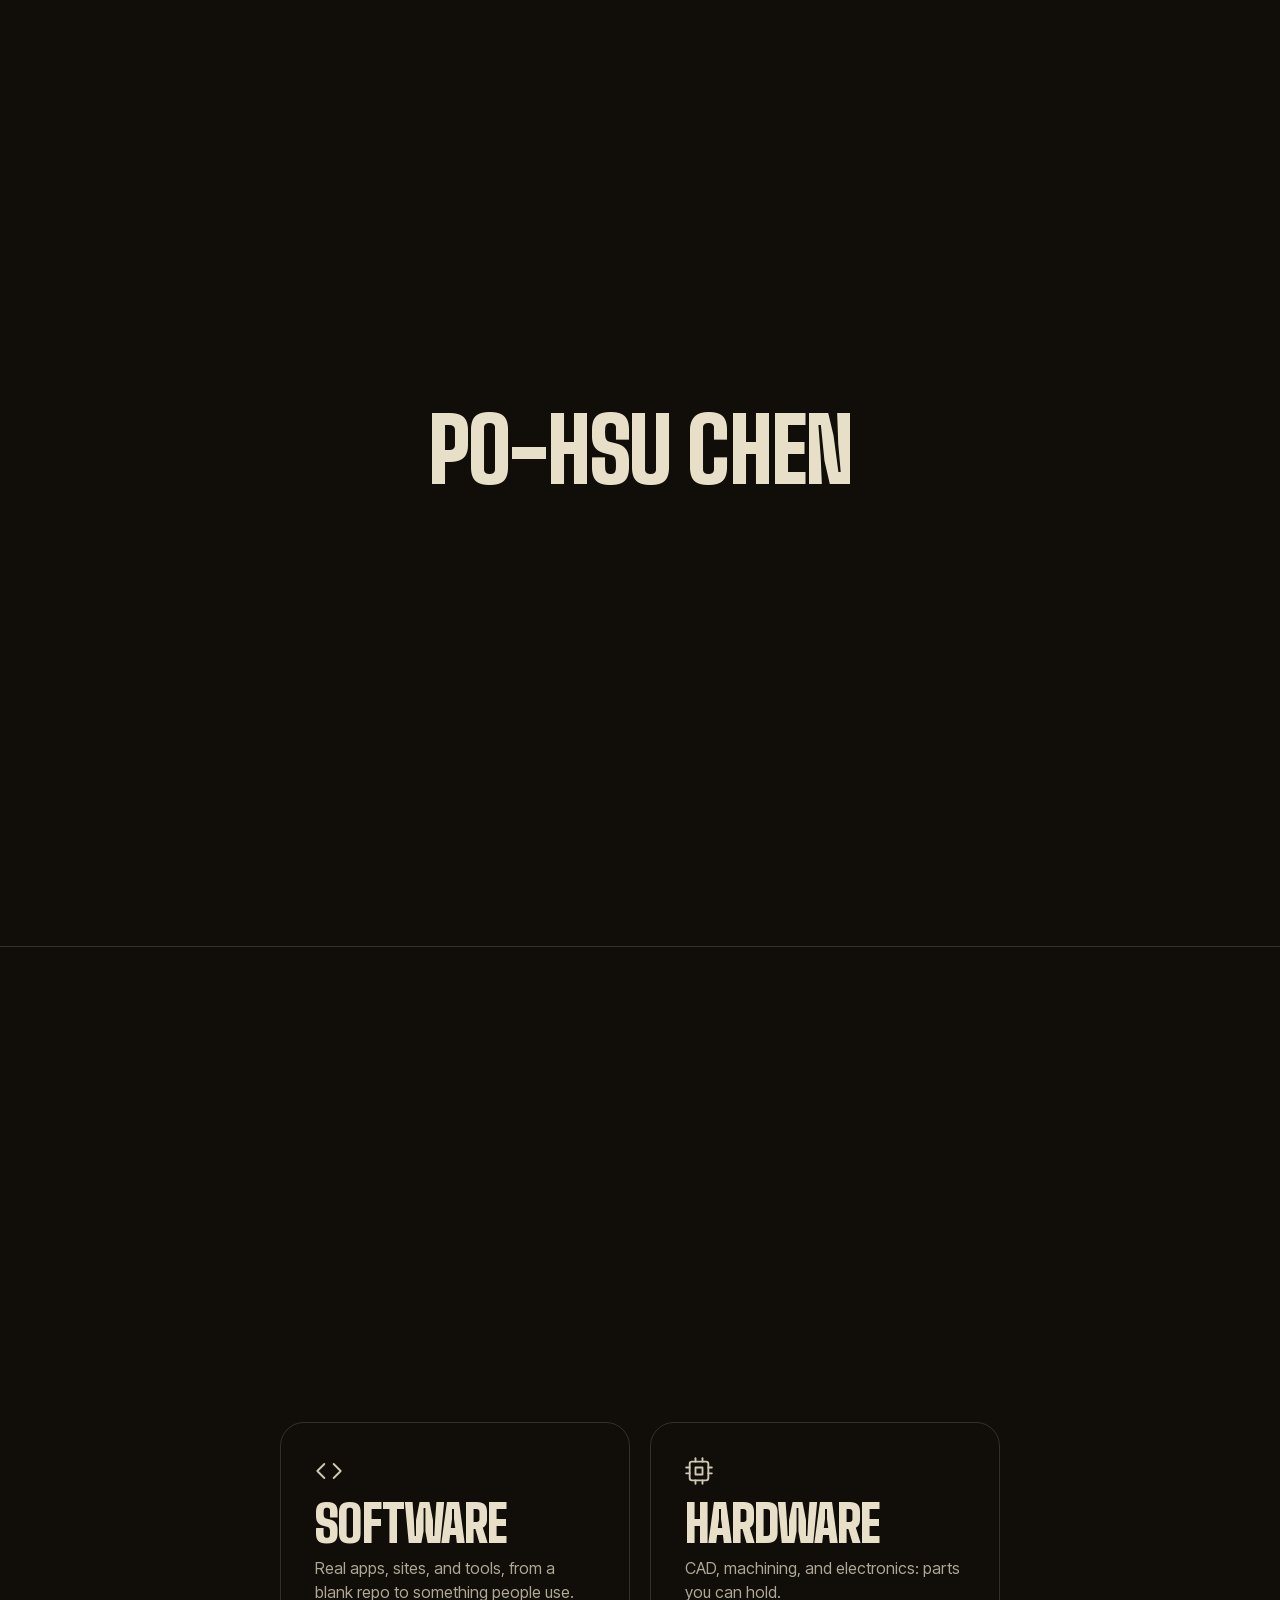
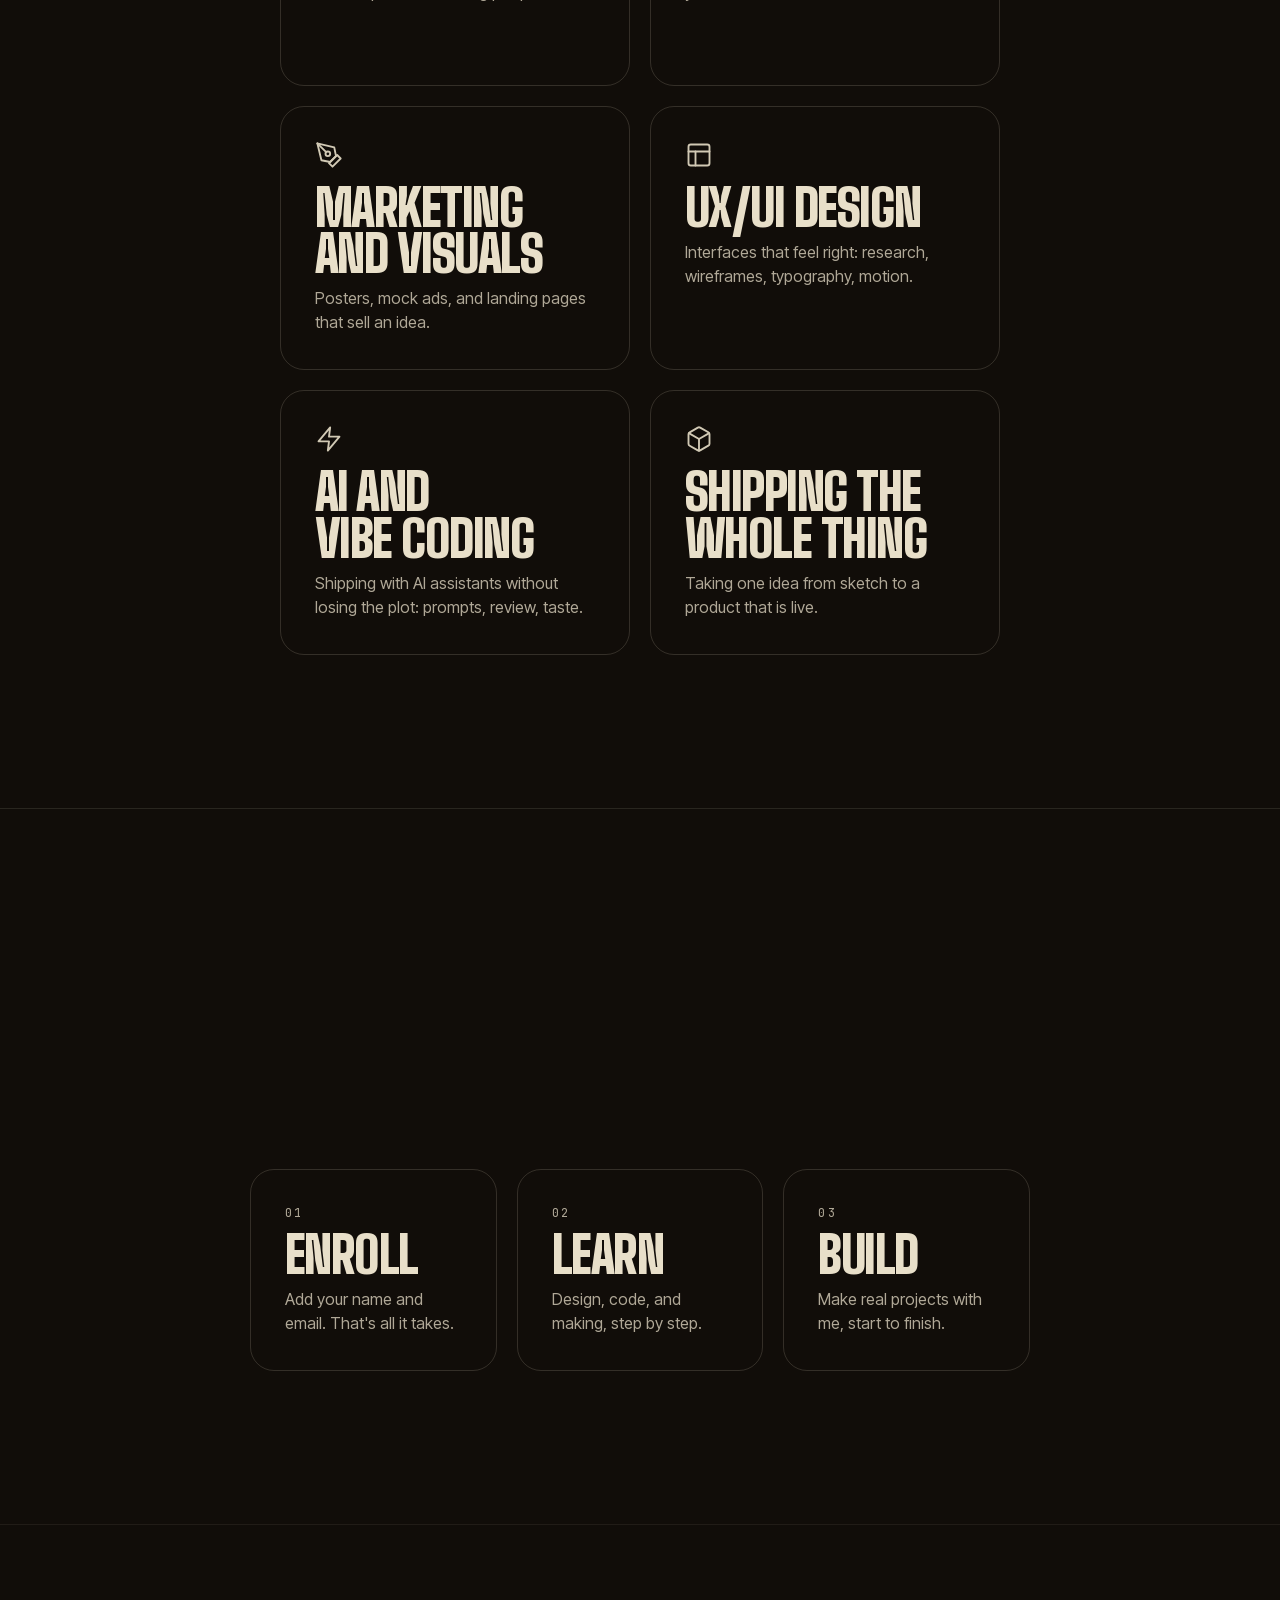
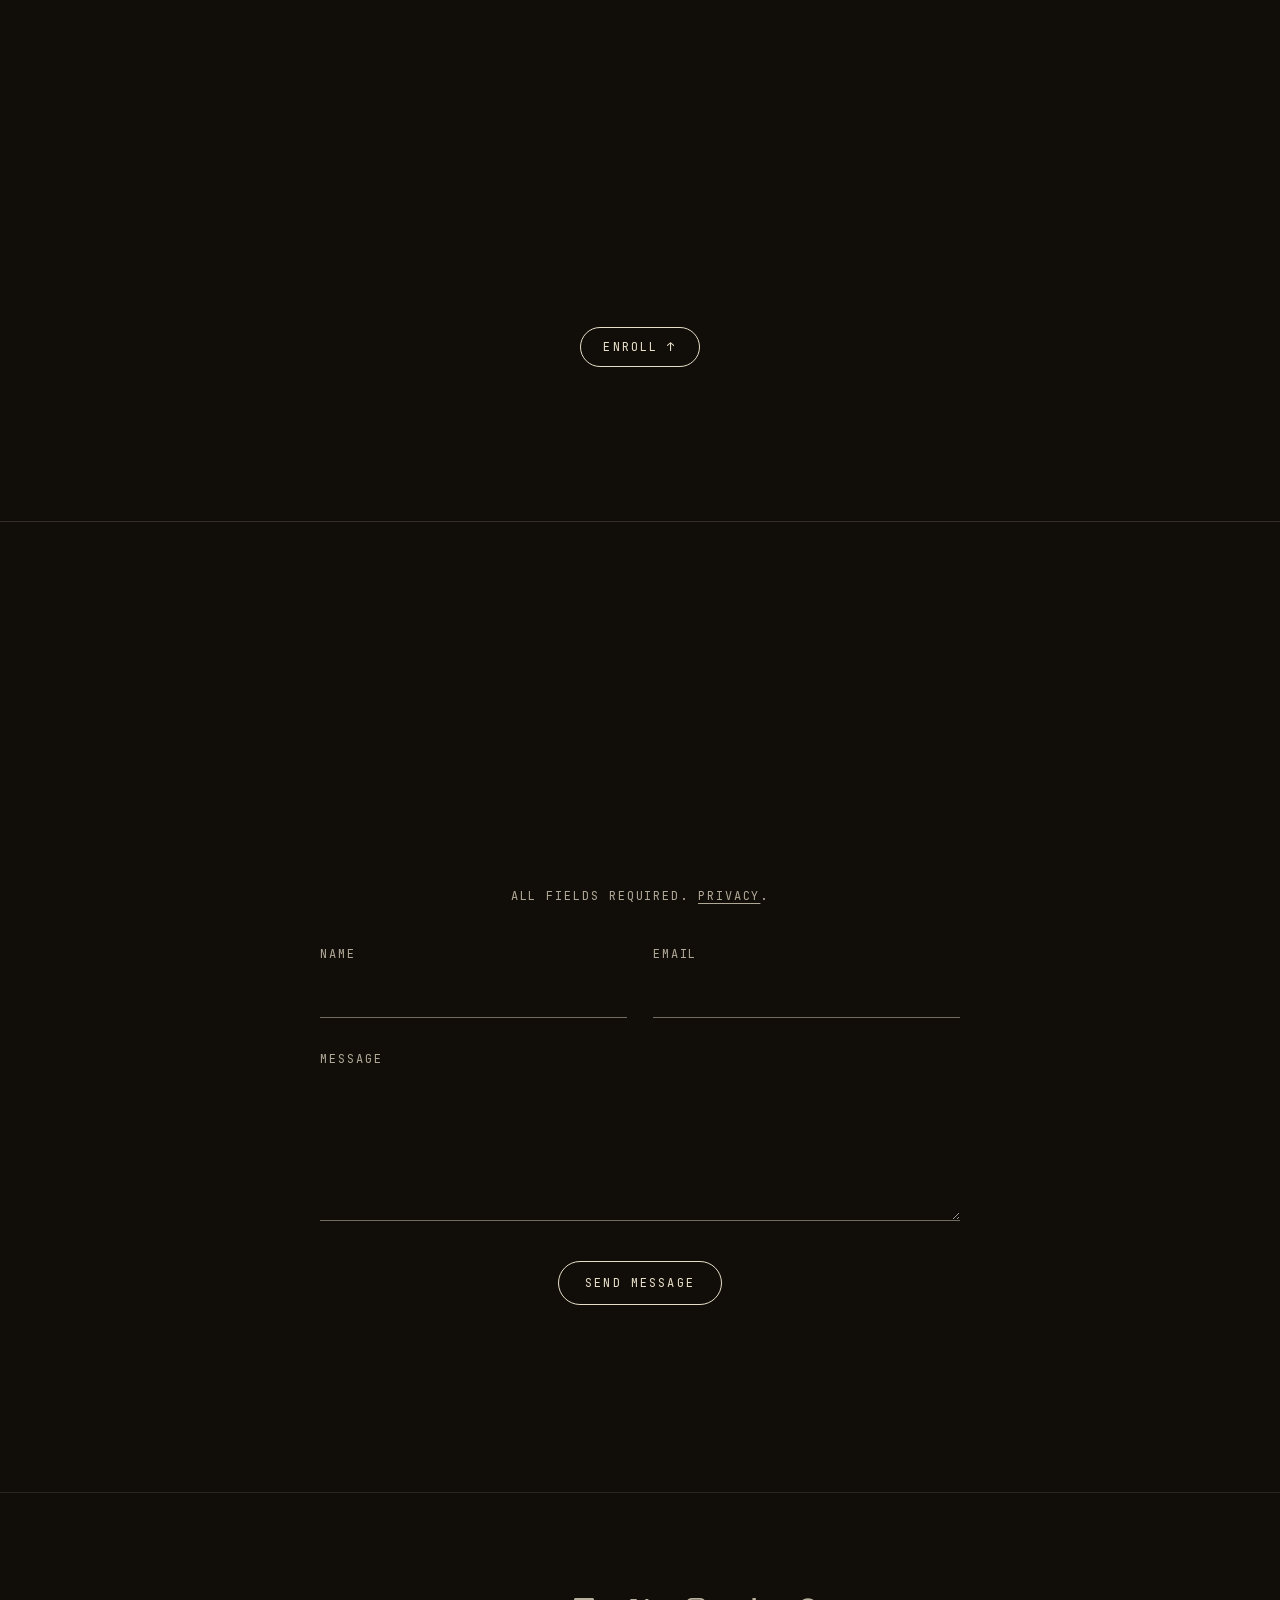
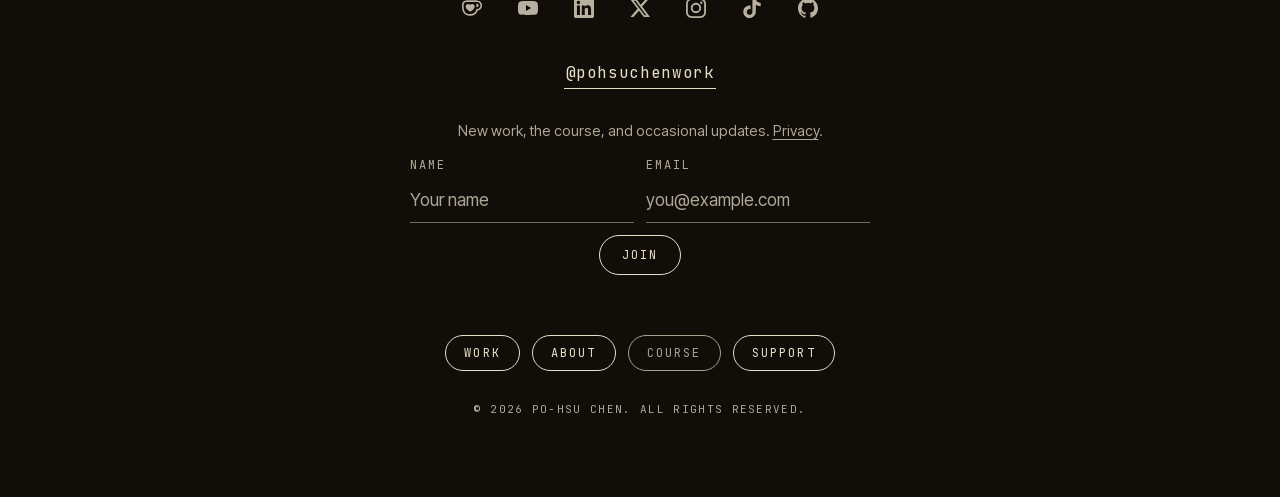
<file: course.html>
<!doctype html>
<html lang="en" class="no-js dark-page">
<head>
  <meta charset="UTF-8" />
  <meta http-equiv="Content-Security-Policy" content="default-src 'self'; script-src 'self' 'sha256-AOcMORFs9n8n7JH5TCpeRUwC+OEYkzBon0eewYg5YjQ='; style-src 'self'; font-src 'self'; img-src 'self'; connect-src 'self' https://ixspocbdfavubolqocma.supabase.co; object-src 'none'; base-uri 'none'; form-action 'none'; frame-src 'none'; worker-src 'none'; media-src 'none'" />
  <meta name="referrer" content="strict-origin-when-cross-origin" />
  <meta name="robots" content="noai, noimageai" />
  <meta name="tdm-reservation" content="1" />
  <script>if(self!==top){document.documentElement.className+=' is-framed';try{top.location=self.location}catch(e){}}document.documentElement.classList.remove('no-js');setTimeout(function(){var d=document.documentElement;if(!d.classList.contains('js-ready'))d.classList.add('js-failed')},10000);</script>
  <meta name="viewport" content="width=device-width, initial-scale=1" />
  <meta name="theme-color" content="#110d09" />
  <meta name="color-scheme" content="dark light" />
  <meta name="format-detection" content="telephone=no" />

  <title>Fundamentalism Academy, Po-Hsu Chen</title>
  <meta name="description" content="Fundamentalism Academy: a planned independent online course by Po-Hsu Chen on software, hardware, AI, design, marketing, and vibe coding, taught hands-on." />
  <meta name="keywords" content="Fundamentalism Academy, online course, software, hardware, AI, UX/UI design, marketing, vibe coding, Po-Hsu Chen" />
  <meta name="author" content="Po-Hsu Chen" />
  <link rel="canonical" href="https://pohsuchenwork.github.io/course" />

  <meta property="og:type" content="website" />
  <meta property="og:site_name" content="Po-Hsu Chen" />
  <meta property="og:title" content="Fundamentalism Academy, Po-Hsu Chen" />
  <meta property="og:description" content="A planned independent online course by Po-Hsu Chen: software, hardware, AI, design, marketing, and vibe coding." />
  <meta property="og:image" content="https://pohsuchenwork.github.io/og-image-v3.jpg" />
  <meta property="og:image:width" content="1200" />
  <meta property="og:image:height" content="630" />
  <meta property="og:image:alt" content="Po-Hsu Chen, designer and engineer" />
  <meta property="og:url" content="https://pohsuchenwork.github.io/course" />
  <meta property="og:locale" content="en_US" />

  <meta name="twitter:card" content="summary_large_image" />
  <meta name="twitter:site" content="@pohsuchenwork" />
  <meta name="twitter:creator" content="@pohsuchenwork" />
  <meta name="twitter:image:alt" content="Po-Hsu Chen, designer and engineer" />
  <meta name="twitter:title" content="Fundamentalism Academy, Po-Hsu Chen" />
  <meta name="twitter:description" content="A planned independent online course by Po-Hsu Chen: software, hardware, AI, design, marketing, and vibe coding." />
  <meta name="twitter:image" content="https://pohsuchenwork.github.io/og-image-v3.jpg" />


  <link rel="icon" href="favicon.ico?v=522671da9852" sizes="32x32" />
  <link rel="icon" href="favicon.svg?v=235b79b6cd0f" type="image/svg+xml" />
  <link rel="apple-touch-icon" href="apple-touch-icon.png?v=063e9e888f01" />
  <link rel="preload" href="fonts/big-shoulders-display.woff2" as="font" type="font/woff2" crossorigin />
  <link rel="stylesheet" href="styles.css?v=abb7fedb2186" />

  <script type="application/ld+json">
  {
    "@context": "https://schema.org",
    "@type": "WebPage",
    "name": "Fundamentalism Academy, Po-Hsu Chen",
    "url": "https://pohsuchenwork.github.io/course",
    "description": "Fundamentalism Academy: a planned independent online course by Po-Hsu Chen on software, hardware, AI, design, marketing, and vibe coding, taught hands-on.",
    "inLanguage": "en",
    "isPartOf": {
      "@type": "WebSite",
      "name": "Po-Hsu Chen",
      "url": "https://pohsuchenwork.github.io/"
    },
    "about": {
      "@type": "Person",
      "name": "Po-Hsu Chen",
      "url": "https://pohsuchenwork.github.io/",
      "sameAs": [
        "https://ko-fi.com/pohsuchenwork",
        "https://www.youtube.com/@pohsuchenwork",
        "https://www.linkedin.com/in/pohsuchenwork/",
        "https://x.com/pohsuchenwork",
        "https://www.instagram.com/pohsuchenwork/",
        "https://www.tiktok.com/@pohsuchenwork",
        "https://github.com/pohsuchenwork"
      ],
      "jobTitle": "Designer and Engineer"
    }
  }
  </script>
</head>
<body class="page-course">
  <a class="skip-link" href="#main">Skip to main content</a>

  <div class="cursor" aria-hidden="true">
    <div class="cursor__dot"></div>
    <div class="cursor__ring"></div>
  </div>

  <div class="loader" aria-hidden="true">
    <span class="loader__name">Po-Hsu Chen</span>
  </div>


  <header class="masthead masthead--dark">
    <div class="masthead__row">
      <a href="/" class="masthead__name" data-magnetic="auto">Po-Hsu Chen</a>
      <nav class="masthead__links" aria-label="Main">
        <a href="/" class="masthead__link" data-magnetic="auto">Work</a>
        <a href="/about" class="masthead__link" data-magnetic="auto">About</a>
        <a href="/support" class="masthead__link" data-magnetic="auto">Support</a>
      </nav>
    </div>
  </header>

  <main id="main" tabindex="-1">

    <section class="about about--hero course" aria-labelledby="course-heading">
      <div class="about__inner">
        <p class="caption caption--light about__caption" data-split data-magnetic="auto">Course</p>
        <h1 id="course-heading" class="about__title course__title" data-split data-magnetic="auto">Fundamentalism Academy.</h1>
        <div class="about__note course__lead">
          <p data-split data-magnetic="auto">The work on this site, taught hands-on: software, hardware, AI, design, marketing, and vibe coding.</p>
        </div>
        <div class="course__enrol" id="enroll">
          <p class="caption caption--light contact__nojs">The form needs JavaScript. Turn it on and reload the page.</p>
          <form class="contact__form course__form" novalidate aria-label="Enroll: join the list">
            <div class="contact__field">
              <label class="contact__label" data-magnetic="auto" for="course-name">Name</label>
              <input class="contact__input" id="course-name" name="name" type="text" autocomplete="name" maxlength="120" required aria-describedby="course-note" data-cursor="link" data-magnetic="auto" />
            </div>
            <div class="contact__field">
              <label class="contact__label" data-magnetic="auto" for="course-email">Email</label>
              <input class="contact__input" id="course-email" name="email" type="email" autocomplete="email" maxlength="254" required aria-describedby="course-note" data-cursor="link" data-magnetic="auto" />
            </div>
            <div class="form__trap" aria-hidden="true">
              <label for="course-extra-line">Extra line</label>
              <input id="course-extra-line" name="extra_line" type="text" tabindex="-1" autocomplete="off" data-honeypot />
            </div>
            <div class="contact__actions">
              <button class="contact__submit" type="submit" data-magnetic="auto">Enroll</button>
              <p class="form__status contact__status" id="course-status" role="status" aria-live="polite" data-form-status data-magnetic="auto"></p>
            </div>
          </form>
          <p class="course__note" id="course-note" data-magnetic="auto">The course, new work, and occasional updates. <a href="/about#privacy" data-magnetic="auto">Privacy</a>.</p>
        </div>
      </div>
    </section>

    <section class="contact course__section" aria-labelledby="learn-heading">
      <div class="contact__inner">
        <p class="caption caption--light contact__caption" data-split data-magnetic="auto">Planned curriculum</p>
        <h2 id="learn-heading" class="contact__title" data-split data-magnetic="auto">What you learn.</h2>
        <p class="contact__note" data-split data-magnetic="auto">All of it taught by making real things, not by watching. The classes are still being built.</p>
        <div class="course__cards" role="list" aria-label="What you learn">
          <div class="course__card" role="listitem" data-magnetic="auto">
            <svg class="support__icon" width="28" height="28" viewBox="0 0 24 24" fill="none" stroke="currentColor" stroke-width="1.6" stroke-linecap="round" stroke-linejoin="round" aria-hidden="true" focusable="false"><polyline points="16 18 22 12 16 6"></polyline><polyline points="8 6 2 12 8 18"></polyline></svg>
            <span class="support__name">Software</span>
            <span class="support__line">Real apps, sites, and tools, from a blank repo to something people use.</span>
          </div>
          <div class="course__card" role="listitem" data-magnetic="auto">
            <svg class="support__icon" width="28" height="28" viewBox="0 0 24 24" fill="none" stroke="currentColor" stroke-width="1.6" stroke-linecap="round" stroke-linejoin="round" aria-hidden="true" focusable="false"><rect x="4" y="4" width="16" height="16" rx="2" ry="2"></rect><rect x="9" y="9" width="6" height="6"></rect><line x1="9" y1="1" x2="9" y2="4"></line><line x1="15" y1="1" x2="15" y2="4"></line><line x1="9" y1="20" x2="9" y2="23"></line><line x1="15" y1="20" x2="15" y2="23"></line><line x1="20" y1="9" x2="23" y2="9"></line><line x1="20" y1="14" x2="23" y2="14"></line><line x1="1" y1="9" x2="4" y2="9"></line><line x1="1" y1="14" x2="4" y2="14"></line></svg>
            <span class="support__name">Hardware</span>
            <span class="support__line">CAD, machining, and electronics: parts you can hold.</span>
          </div>
          <div class="course__card" role="listitem" data-magnetic="auto">
            <svg class="support__icon" width="28" height="28" viewBox="0 0 24 24" fill="none" stroke="currentColor" stroke-width="1.6" stroke-linecap="round" stroke-linejoin="round" aria-hidden="true" focusable="false"><path d="M12 19l7-7 3 3-7 7-3-3z"></path><path d="M18 13l-1.5-7.5L2 2l3.5 14.5L13 18l5-5z"></path><path d="M2 2l7.586 7.586"></path><circle cx="11" cy="11" r="2"></circle></svg>
            <span class="support__name">Marketing and visuals</span>
            <span class="support__line">Posters, mock ads, and landing pages that sell an idea.</span>
          </div>
          <div class="course__card" role="listitem" data-magnetic="auto">
            <svg class="support__icon" width="28" height="28" viewBox="0 0 24 24" fill="none" stroke="currentColor" stroke-width="1.6" stroke-linecap="round" stroke-linejoin="round" aria-hidden="true" focusable="false"><rect x="3" y="3" width="18" height="18" rx="2" ry="2"></rect><line x1="3" y1="9" x2="21" y2="9"></line><line x1="9" y1="21" x2="9" y2="9"></line></svg>
            <span class="support__name">UX/UI design</span>
            <span class="support__line">Interfaces that feel right: research, wireframes, typography, motion.</span>
          </div>
          <div class="course__card" role="listitem" data-magnetic="auto">
            <svg class="support__icon" width="28" height="28" viewBox="0 0 24 24" fill="none" stroke="currentColor" stroke-width="1.6" stroke-linecap="round" stroke-linejoin="round" aria-hidden="true" focusable="false"><polygon points="13 2 3 14 12 14 11 22 21 10 12 10 13 2"></polygon></svg>
            <span class="support__name">AI and vibe coding</span>
            <span class="support__line">Shipping with AI assistants without losing the plot: prompts, review, taste.</span>
          </div>
          <div class="course__card" role="listitem" data-magnetic="auto">
            <svg class="support__icon" width="28" height="28" viewBox="0 0 24 24" fill="none" stroke="currentColor" stroke-width="1.6" stroke-linecap="round" stroke-linejoin="round" aria-hidden="true" focusable="false"><path d="M21 16V8a2 2 0 0 0-1-1.73l-7-4a2 2 0 0 0-2 0l-7 4A2 2 0 0 0 3 8v8a2 2 0 0 0 1 1.73l7 4a2 2 0 0 0 2 0l7-4A2 2 0 0 0 21 16z"></path><polyline points="3.27 6.96 12 12.01 20.73 6.96"></polyline><line x1="12" y1="22.08" x2="12" y2="12"></line></svg>
            <span class="support__name">Shipping the whole thing</span>
            <span class="support__line">Taking one idea from sketch to a product that is live.</span>
          </div>
        </div>
      </div>
    </section>

    <section class="contact course__section" aria-labelledby="how-heading">
      <div class="contact__inner">
        <p class="caption caption--light contact__caption" data-split data-magnetic="auto">How it works</p>
        <h2 id="how-heading" class="contact__title" data-split data-magnetic="auto">Three steps.</h2>
        <ol class="course__steps course__steps--full" role="list">
          <li class="course__step" data-magnetic="auto">
            <span class="caption caption--light course__step-num">01</span>
            <span class="support__name">Enroll</span>
            <span class="support__line">Add your name and email. That's all it takes.</span>
          </li>
          <li class="course__step" data-magnetic="auto">
            <span class="caption caption--light course__step-num">02</span>
            <span class="support__name">Learn</span>
            <span class="support__line">Design, code, and making, step by step.</span>
          </li>
          <li class="course__step" data-magnetic="auto">
            <span class="caption caption--light course__step-num">03</span>
            <span class="support__name">Build</span>
            <span class="support__line">Make real projects with me, start to finish.</span>
          </li>
        </ol>
      </div>
    </section>

    <section class="contact course__section course__closing" aria-labelledby="ready-heading">
      <div class="contact__inner">
        <p class="caption caption--light contact__caption" data-split data-magnetic="auto">Ready?</p>
        <h2 id="ready-heading" class="contact__title" data-split data-magnetic="auto">Join the list.</h2>
        <p class="contact__note" data-split data-magnetic="auto">Enroll now. Name and email, nothing else asked.</p>
        <a class="about__more course__up" href="#enroll" data-magnetic="auto"><span class="visually-hidden">Enroll, back to the form</span><span aria-hidden="true">Enroll &uarr;</span></a>
      </div>
    </section>

    <section class="contact" id="contact" aria-labelledby="contact-heading">
    <div class="contact__inner">
      <p class="caption caption--light contact__caption" data-split data-magnetic="auto">Contact</p>
      <h2 id="contact-heading" class="contact__title" data-split data-magnetic="auto">Get in touch.</h2>
      <p class="contact__note" data-split data-magnetic="auto">Commissions, collaboration, or just a question. Write here.</p>
      <p class="caption caption--light contact__hint" id="contact-hint" data-magnetic="auto">All fields required. <a href="/about#privacy" data-magnetic="auto">Privacy</a>.</p>
      <p class="caption caption--light contact__nojs">The form needs JavaScript. Turn it on and reload the page.</p>
      <form class="contact__form" novalidate aria-labelledby="contact-heading">
        <div class="contact__field">
          <label class="contact__label" data-magnetic="auto" for="contact-name">Name</label>
          <input class="contact__input" id="contact-name" name="name" type="text" autocomplete="name" maxlength="120" required aria-describedby="contact-hint" data-cursor="link" data-magnetic="auto" />
        </div>
        <div class="contact__field">
          <label class="contact__label" data-magnetic="auto" for="contact-email">Email</label>
          <input class="contact__input" id="contact-email" name="email" type="email" autocomplete="email" maxlength="254" required aria-describedby="contact-hint" data-cursor="link" data-magnetic="auto" />
        </div>
        <div class="contact__field contact__field--wide">
          <label class="contact__label" data-magnetic="auto" for="contact-message">Message</label>
          <textarea class="contact__input contact__input--area" id="contact-message" name="message" rows="5" maxlength="5000" required aria-describedby="contact-hint" data-cursor="link" data-magnetic="auto"></textarea>
        </div>
        <div class="form__trap" aria-hidden="true">
          <label for="contact-extra-line">Extra line</label>
          <input id="contact-extra-line" name="extra_line" type="text" tabindex="-1" autocomplete="off" data-honeypot />
        </div>
        <div class="contact__actions">
          <button class="contact__submit" type="submit" data-magnetic="auto">Send message</button>
          <p class="form__status contact__status" role="status" aria-live="polite" data-form-status data-magnetic="auto"></p>
        </div>
      </form>
    </div>
    </section>

  </main>

  <footer class="colophon">
    <nav class="colophon__icons" aria-label="Social links"></nav>
    <a class="colophon__email" href="https://linktr.ee/pohsuchenwork" target="_blank" rel="noopener noreferrer" data-magnetic="auto">@pohsuchenwork</a>
    <div class="colophon__newsletter">
      <form class="newsletter" novalidate aria-label="Join the list">
        <p class="newsletter__label" id="newsletter-note" data-magnetic="auto">New work, the course, and occasional updates. <a href="/about#privacy" data-magnetic="auto">Privacy</a>.</p>
        <div class="newsletter__row">
          <div class="newsletter__field">
            <label class="contact__label" data-magnetic="auto" for="newsletter-name">Name</label>
            <input class="newsletter__input" id="newsletter-name" name="name" type="text" autocomplete="name" maxlength="120" placeholder="Your name" required aria-describedby="newsletter-note" data-cursor="link" data-magnetic="auto" />
          </div>
          <div class="newsletter__field">
            <label class="contact__label" data-magnetic="auto" for="newsletter-email">Email</label>
            <input class="newsletter__input" id="newsletter-email" name="email" type="email" autocomplete="email" maxlength="254" placeholder="you@example.com" required aria-describedby="newsletter-note" data-cursor="link" data-magnetic="auto" />
          </div>
          <button class="newsletter__submit" type="submit" data-magnetic="auto">Join</button>
        </div>
        <div class="form__trap" aria-hidden="true">
          <label for="newsletter-extra-line">Extra line</label>
          <input id="newsletter-extra-line" name="extra_line" type="text" tabindex="-1" autocomplete="off" data-honeypot />
        </div>
        <p class="form__status newsletter__status" role="status" aria-live="polite" data-form-status data-magnetic="auto"></p>
      </form>
    </div>
    <nav class="colophon__links" aria-label="Footer">
      <a class="colophon__nav" href="/" data-magnetic="auto">Work</a>
      <a class="colophon__nav" href="/about" data-magnetic="auto">About</a>
      <a class="colophon__nav is-current" href="/course" aria-current="page" data-magnetic="auto">Course</a>
      <a class="colophon__nav" href="/support" data-magnetic="auto">Support</a>
    </nav>
    <p class="colophon__meta" data-magnetic="auto">&copy; <span class="colophon__year">2026</span> Po-Hsu Chen. All rights reserved.</p>
  </footer>

  <script src="script.js?v=4caba8d028a1"></script>
</body>
</html>
</file>
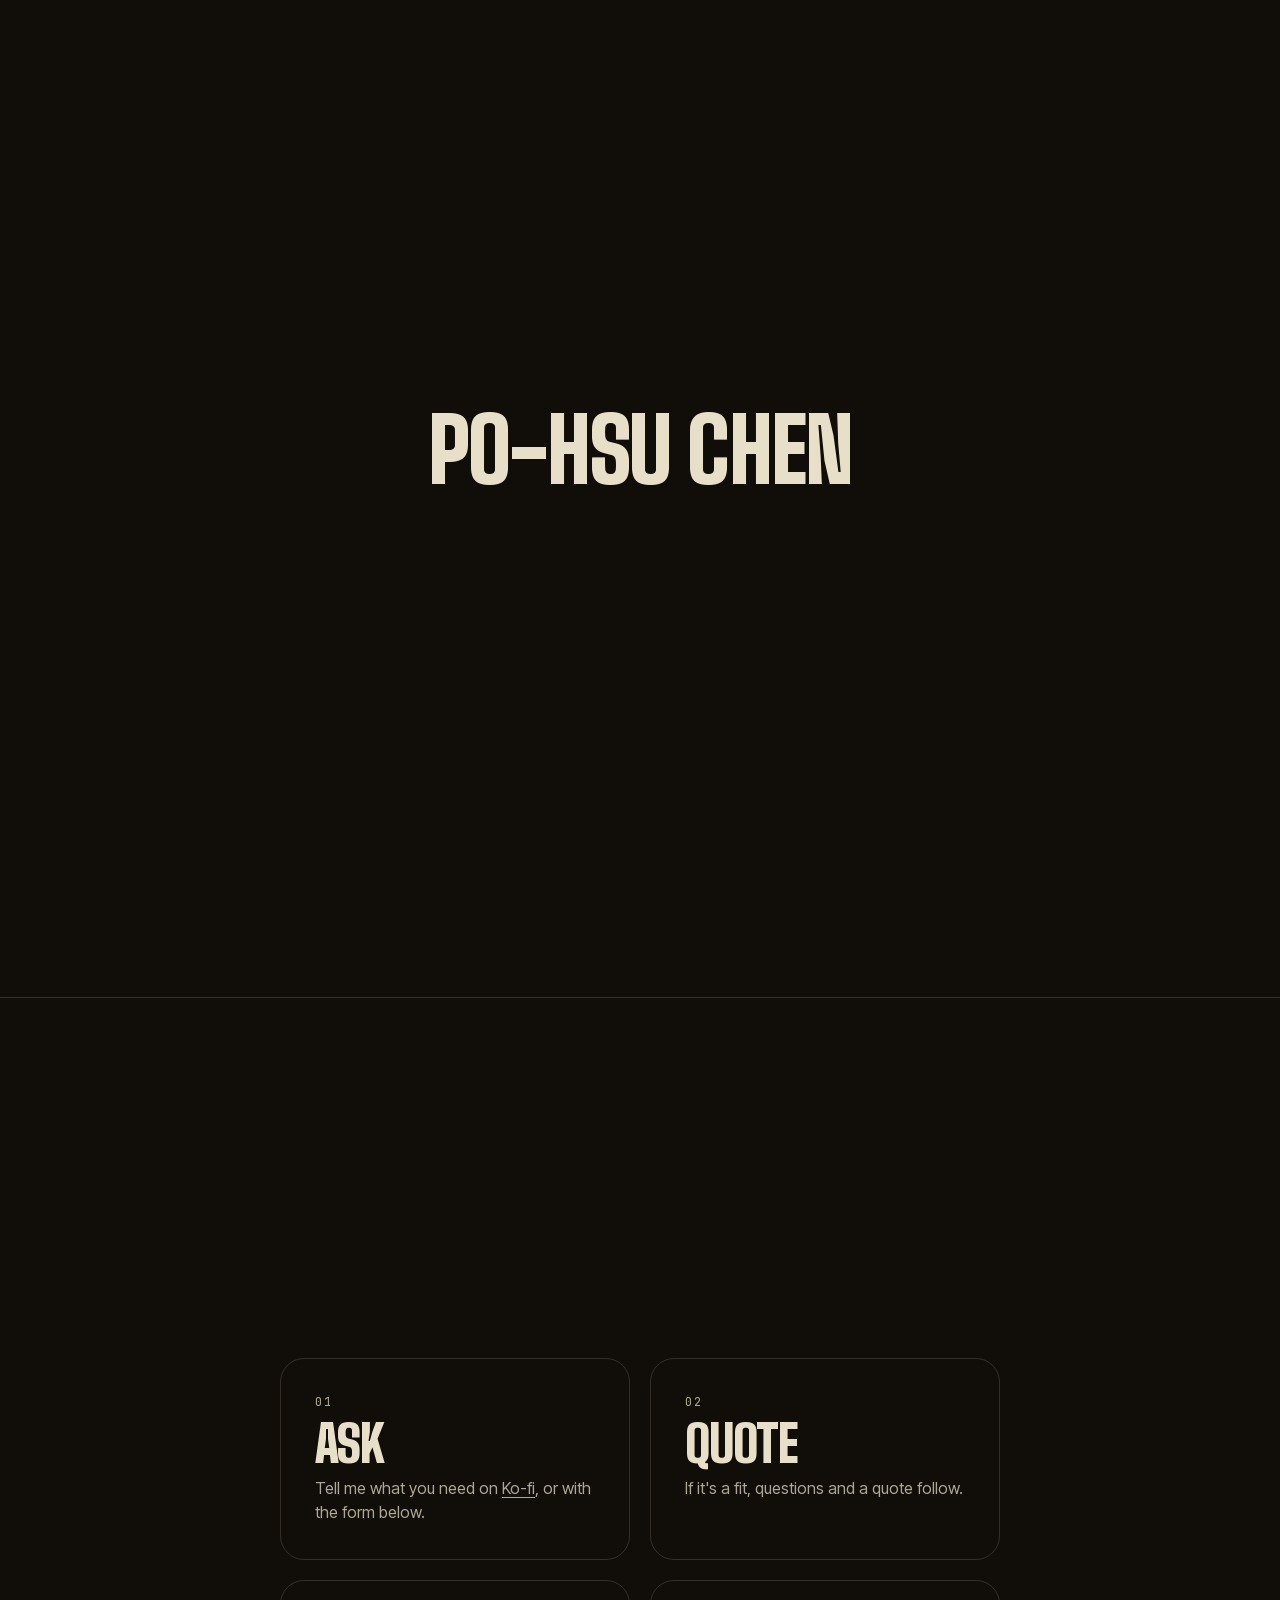
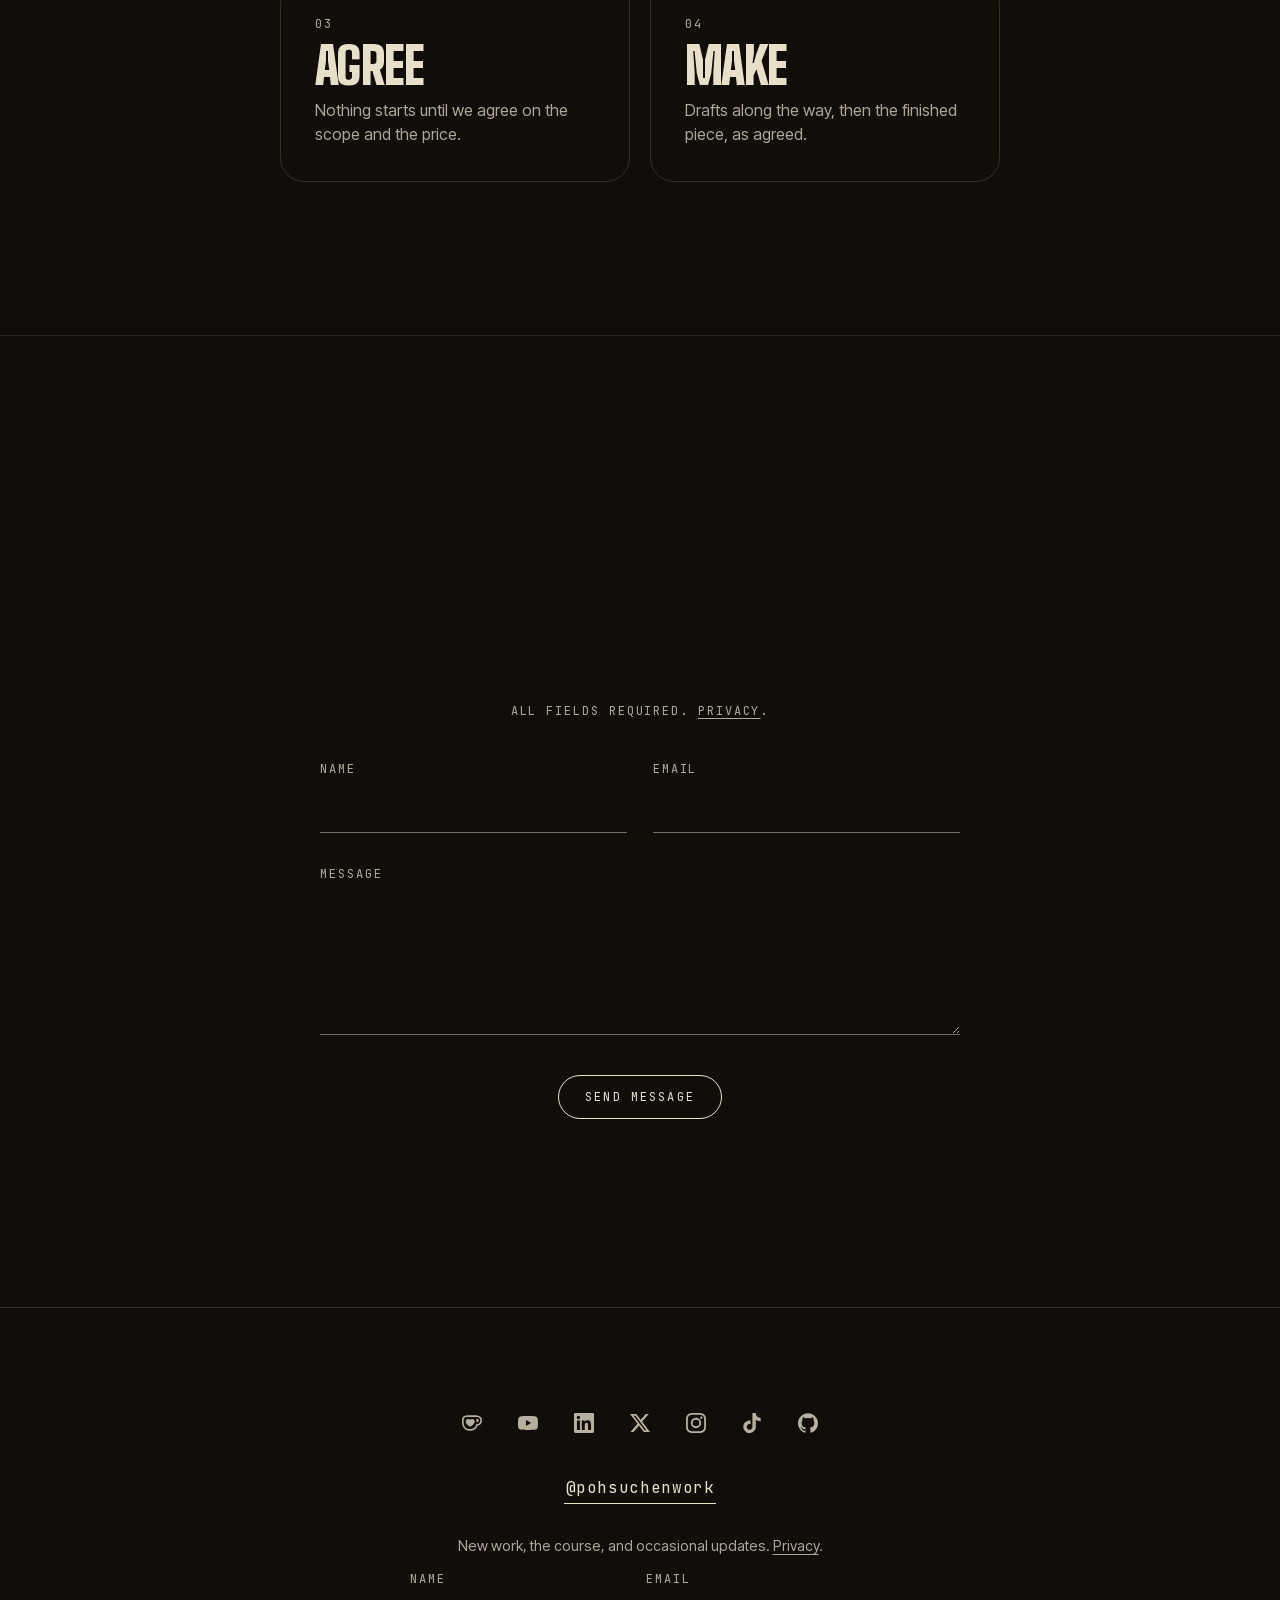
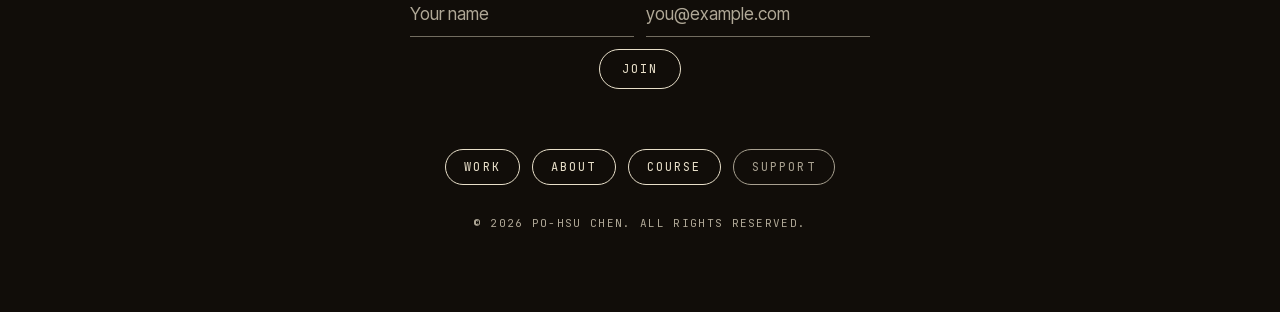
<file: support.html>
<!doctype html>
<html lang="en" class="no-js dark-page">
<head>
  <meta charset="UTF-8" />
  <meta http-equiv="Content-Security-Policy" content="default-src 'self'; script-src 'self' 'sha256-AOcMORFs9n8n7JH5TCpeRUwC+OEYkzBon0eewYg5YjQ='; style-src 'self'; font-src 'self'; img-src 'self'; connect-src 'self' https://ixspocbdfavubolqocma.supabase.co; object-src 'none'; base-uri 'none'; form-action 'none'; frame-src 'none'; worker-src 'none'; media-src 'none'" />
  <meta name="referrer" content="strict-origin-when-cross-origin" />
  <meta name="robots" content="noai, noimageai" />
  <meta name="tdm-reservation" content="1" />
  <script>if(self!==top){document.documentElement.className+=' is-framed';try{top.location=self.location}catch(e){}}document.documentElement.classList.remove('no-js');setTimeout(function(){var d=document.documentElement;if(!d.classList.contains('js-ready'))d.classList.add('js-failed')},10000);</script>
  <meta name="viewport" content="width=device-width, initial-scale=1" />
  <meta name="theme-color" content="#110d09" />
  <meta name="color-scheme" content="dark light" />
  <meta name="format-detection" content="telephone=no" />

  <title>Support Po-Hsu Chen, Designer and Engineer</title>
  <meta name="description" content="Support Po-Hsu Chen's independent design and engineering work: leave a tip or request a commission through Ko-fi, or send a message." />
  <meta name="keywords" content="Po-Hsu Chen, support, Ko-fi, tip, commissions, designer, engineer" />
  <meta name="author" content="Po-Hsu Chen" />
  <link rel="canonical" href="https://pohsuchenwork.github.io/support" />

  <meta property="og:type" content="website" />
  <meta property="og:site_name" content="Po-Hsu Chen" />
  <meta property="og:title" content="Support Po-Hsu Chen" />
  <meta property="og:description" content="Leave a tip or request a commission through Ko-fi, or send a message." />
  <meta property="og:image" content="https://pohsuchenwork.github.io/og-image-v3.jpg" />
  <meta property="og:image:width" content="1200" />
  <meta property="og:image:height" content="630" />
  <meta property="og:image:alt" content="Po-Hsu Chen, designer and engineer" />
  <meta property="og:url" content="https://pohsuchenwork.github.io/support" />
  <meta property="og:locale" content="en_US" />

  <meta name="twitter:card" content="summary_large_image" />
  <meta name="twitter:site" content="@pohsuchenwork" />
  <meta name="twitter:creator" content="@pohsuchenwork" />
  <meta name="twitter:image:alt" content="Po-Hsu Chen, designer and engineer" />
  <meta name="twitter:title" content="Support Po-Hsu Chen" />
  <meta name="twitter:description" content="A tip or a commission through Ko-fi, or a message." />
  <meta name="twitter:image" content="https://pohsuchenwork.github.io/og-image-v3.jpg" />


  <link rel="icon" href="favicon.ico?v=522671da9852" sizes="32x32" />
  <link rel="icon" href="favicon.svg?v=235b79b6cd0f" type="image/svg+xml" />
  <link rel="apple-touch-icon" href="apple-touch-icon.png?v=063e9e888f01" />
  <link rel="preload" href="fonts/big-shoulders-display.woff2" as="font" type="font/woff2" crossorigin />
  <link rel="stylesheet" href="styles.css?v=abb7fedb2186" />

  <script type="application/ld+json">
  {
    "@context": "https://schema.org",
    "@type": "WebPage",
    "name": "Support Po-Hsu Chen",
    "url": "https://pohsuchenwork.github.io/support",
    "description": "Ways to support Po-Hsu Chen's independent work: a tip or a commission through Ko-fi, or a message.",
    "inLanguage": "en",
    "isPartOf": {
      "@type": "WebSite",
      "name": "Po-Hsu Chen",
      "url": "https://pohsuchenwork.github.io/"
    },
    "about": {
      "@type": "Person",
      "name": "Po-Hsu Chen",
      "url": "https://pohsuchenwork.github.io/",
      "sameAs": [
        "https://ko-fi.com/pohsuchenwork",
        "https://www.youtube.com/@pohsuchenwork",
        "https://www.linkedin.com/in/pohsuchenwork/",
        "https://x.com/pohsuchenwork",
        "https://www.instagram.com/pohsuchenwork/",
        "https://www.tiktok.com/@pohsuchenwork",
        "https://github.com/pohsuchenwork"
      ],
      "jobTitle": "Designer and Engineer"
    }
  }
  </script>
</head>
<body class="page-support">
  <a class="skip-link" href="#main">Skip to main content</a>

  <div class="cursor" aria-hidden="true">
    <div class="cursor__dot"></div>
    <div class="cursor__ring"></div>
  </div>

  <div class="loader" aria-hidden="true">
    <span class="loader__name">Po-Hsu Chen</span>
  </div>


  <header class="masthead masthead--dark">
    <div class="masthead__row">
      <a href="/" class="masthead__name" data-magnetic="auto">Po-Hsu Chen</a>
      <nav class="masthead__links" aria-label="Main">
        <a href="/" class="masthead__link" data-magnetic="auto">Work</a>
        <a href="/about" class="masthead__link" data-magnetic="auto">About</a>
        <a href="/course" class="masthead__link" data-magnetic="auto">Course</a>
      </nav>
    </div>
  </header>

  <main id="main" tabindex="-1">

    <section class="about about--hero support" aria-labelledby="support-heading">

      <div class="about__inner">

        <p class="caption caption--light about__caption" data-split data-magnetic="auto">Support</p>
        <h1 id="support-heading" class="about__title" data-split data-magnetic="auto">Support the work.</h1>

        <div class="about__note">
          <p data-split data-magnetic="auto">If the work here has been useful to you, these are the ways to keep it going.</p>
        </div>

        <div class="support__options">
          <a class="support__card" href="https://ko-fi.com/pohsuchenwork" target="_blank" rel="noopener noreferrer" data-magnetic="auto">
            <svg class="support__icon" width="28" height="28" viewBox="0 0 24 24" fill="none" stroke="currentColor" stroke-width="1.75" stroke-linecap="round" stroke-linejoin="round" aria-hidden="true" focusable="false"><path d="M18 8h1a4 4 0 0 1 0 8h-1"></path><path d="M2 8h16v9a4 4 0 0 1-4 4H6a4 4 0 0 1-4-4V8z"></path><line x1="6" y1="1" x2="6" y2="4"></line><line x1="10" y1="1" x2="10" y2="4"></line><line x1="14" y1="1" x2="14" y2="4"></line></svg>
            <span class="caption caption--light support__kicker">One-off</span>
            <span class="support__name">Tip</span>
            <span class="support__line">Buy me a coffee. Ko-fi handles it.</span>
            <span class="support__arrow" aria-hidden="true">&nearr;</span>
          </a>
          <a class="support__card" href="https://ko-fi.com/pohsuchenwork/commissions" target="_blank" rel="noopener noreferrer" data-magnetic="auto">
            <svg class="support__icon" width="28" height="28" viewBox="0 0 24 24" fill="none" stroke="currentColor" stroke-width="1.75" stroke-linecap="round" stroke-linejoin="round" aria-hidden="true" focusable="false"><path d="M12 19l7-7 3 3-7 7-3-3z"></path><path d="M18 13l-1.5-7.5L2 2l3.5 14.5L13 18l5-5z"></path><path d="M2 2l7.586 7.586"></path><circle cx="11" cy="11" r="2"></circle></svg>
            <span class="caption caption--light support__kicker">Paid work</span>
            <span class="support__name">Commissions</span>
            <span class="support__line">Request a piece made for you, through Ko-fi.</span>
            <span class="support__arrow" aria-hidden="true">&nearr;</span>
          </a>
        </div>

      </div>

    </section>

    <section class="contact course__section" id="commissions" aria-labelledby="commissions-heading">
      <div class="contact__inner">
        <p class="caption caption--light contact__caption" data-split data-magnetic="auto">Commissions</p>
        <h2 id="commissions-heading" class="contact__title" data-split data-magnetic="auto">How it works.</h2>
        <ol class="course__steps course__steps--four" role="list">
          <li class="course__step">
            <span class="caption caption--light course__step-num">01</span>
            <span class="support__name">Ask</span>
            <span class="support__line">Tell me what you need on <a href="https://ko-fi.com/pohsuchenwork/commissions" target="_blank" rel="noopener noreferrer" data-magnetic="auto">Ko-fi</a>, or with the form below.</span>
          </li>
          <li class="course__step">
            <span class="caption caption--light course__step-num">02</span>
            <span class="support__name">Quote</span>
            <span class="support__line">If it's a fit, questions and a quote follow.</span>
          </li>
          <li class="course__step">
            <span class="caption caption--light course__step-num">03</span>
            <span class="support__name">Agree</span>
            <span class="support__line">Nothing starts until we agree on the scope and the price.</span>
          </li>
          <li class="course__step">
            <span class="caption caption--light course__step-num">04</span>
            <span class="support__name">Make</span>
            <span class="support__line">Drafts along the way, then the finished piece, as agreed.</span>
          </li>
        </ol>
      </div>
    </section>

    <section class="contact" id="contact" aria-labelledby="contact-heading">
    <div class="contact__inner">
      <p class="caption caption--light contact__caption" data-split data-magnetic="auto">Contact</p>
      <h2 id="contact-heading" class="contact__title" data-split data-magnetic="auto">Get in touch.</h2>
      <p class="contact__note" data-split data-magnetic="auto">Commissions, collaboration, or just a question. Write here.</p>
      <p class="caption caption--light contact__hint" id="contact-hint" data-magnetic="auto">All fields required. <a href="/about#privacy" data-magnetic="auto">Privacy</a>.</p>
      <p class="caption caption--light contact__nojs">The form needs JavaScript. Turn it on and reload the page.</p>
      <form class="contact__form" novalidate aria-labelledby="contact-heading">
        <div class="contact__field">
          <label class="contact__label" data-magnetic="auto" for="contact-name">Name</label>
          <input class="contact__input" id="contact-name" name="name" type="text" autocomplete="name" maxlength="120" required aria-describedby="contact-hint" data-cursor="link" data-magnetic="auto" />
        </div>
        <div class="contact__field">
          <label class="contact__label" data-magnetic="auto" for="contact-email">Email</label>
          <input class="contact__input" id="contact-email" name="email" type="email" autocomplete="email" maxlength="254" required aria-describedby="contact-hint" data-cursor="link" data-magnetic="auto" />
        </div>
        <div class="contact__field contact__field--wide">
          <label class="contact__label" data-magnetic="auto" for="contact-message">Message</label>
          <textarea class="contact__input contact__input--area" id="contact-message" name="message" rows="5" maxlength="5000" required aria-describedby="contact-hint" data-cursor="link" data-magnetic="auto"></textarea>
        </div>
        <div class="form__trap" aria-hidden="true">
          <label for="contact-extra-line">Extra line</label>
          <input id="contact-extra-line" name="extra_line" type="text" tabindex="-1" autocomplete="off" data-honeypot />
        </div>
        <div class="contact__actions">
          <button class="contact__submit" type="submit" data-magnetic="auto">Send message</button>
          <p class="form__status contact__status" role="status" aria-live="polite" data-form-status data-magnetic="auto"></p>
        </div>
      </form>
    </div>
    </section>

  </main>

  <footer class="colophon">
    <nav class="colophon__icons" aria-label="Social links"></nav>
    <a class="colophon__email" href="https://linktr.ee/pohsuchenwork" target="_blank" rel="noopener noreferrer" data-magnetic="auto">@pohsuchenwork</a>
    <div class="colophon__newsletter">
      <form class="newsletter" novalidate aria-label="Join the list">
        <p class="newsletter__label" id="newsletter-note" data-magnetic="auto">New work, the course, and occasional updates. <a href="/about#privacy" data-magnetic="auto">Privacy</a>.</p>
        <div class="newsletter__row">
          <div class="newsletter__field">
            <label class="contact__label" data-magnetic="auto" for="newsletter-name">Name</label>
            <input class="newsletter__input" id="newsletter-name" name="name" type="text" autocomplete="name" maxlength="120" placeholder="Your name" required aria-describedby="newsletter-note" data-cursor="link" data-magnetic="auto" />
          </div>
          <div class="newsletter__field">
            <label class="contact__label" data-magnetic="auto" for="newsletter-email">Email</label>
            <input class="newsletter__input" id="newsletter-email" name="email" type="email" autocomplete="email" maxlength="254" placeholder="you@example.com" required aria-describedby="newsletter-note" data-cursor="link" data-magnetic="auto" />
          </div>
          <button class="newsletter__submit" type="submit" data-magnetic="auto">Join</button>
        </div>
        <div class="form__trap" aria-hidden="true">
          <label for="newsletter-extra-line">Extra line</label>
          <input id="newsletter-extra-line" name="extra_line" type="text" tabindex="-1" autocomplete="off" data-honeypot />
        </div>
        <p class="form__status newsletter__status" role="status" aria-live="polite" data-form-status data-magnetic="auto"></p>
      </form>
    </div>
    <nav class="colophon__links" aria-label="Footer">
      <a class="colophon__nav" href="/" data-magnetic="auto">Work</a>
      <a class="colophon__nav" href="/about" data-magnetic="auto">About</a>
      <a class="colophon__nav" href="/course" data-magnetic="auto">Course</a>
      <a class="colophon__nav is-current" href="/support" aria-current="page" data-magnetic="auto">Support</a>
    </nav>
    <p class="colophon__meta" data-magnetic="auto">&copy; <span class="colophon__year">2026</span> Po-Hsu Chen. All rights reserved.</p>
  </footer>

  <script src="script.js?v=4caba8d028a1"></script>
</body>
</html>
</file>
<file: styles.css>
*,
*::before,
*::after {
  box-sizing: border-box;
  margin: 0;
  padding: 0;
}
@font-face {
  font-family: "Big Shoulders Display";
  font-style: normal;
  font-weight: 500 900;
  font-display: swap;
  src: url(fonts/big-shoulders-display.woff2) format("woff2");
}
@font-face {
  font-family: "Big Shoulders Fallback";
  src:
    local("Helvetica Neue"),
    local("HelveticaNeue"),
    local("Arial"),
    local("Roboto");
  font-weight: 100 900;
  size-adjust: 72%;
  ascent-override: 136%;
  descent-override: 29%;
  line-gap-override: 0%;
}
@font-face {
  font-family: "Inter Tight Fallback";
  src:
    local("Helvetica Neue"),
    local("HelveticaNeue"),
    local("Arial");
  font-weight: 100 900;
  size-adjust: 95.6%;
  ascent-override: 101.5%;
  descent-override: 25.1%;
  line-gap-override: 0%;
}
@font-face {
  font-family: "Inter Tight Fallback Android";
  src: local("Roboto");
  font-weight: 100 900;
  size-adjust: 105.8%;
  ascent-override: 91.7%;
  descent-override: 22.7%;
  line-gap-override: 0%;
}
@font-face {
  font-family: "Fraunces Fallback";
  src: local("Georgia Italic"), local("Georgia-Italic");
  font-style: italic;
  font-weight: 100 900;
  size-adjust: 79.9%;
  ascent-override: 122.7%;
  descent-override: 32.5%;
  line-gap-override: 0%;
}
@font-face {
  font-family: "Inter Tight";
  font-style: normal;
  font-weight: 400 500;
  font-display: swap;
  src: url(fonts/inter-tight.woff2) format("woff2");
}
@font-face {
  font-family: "Inter Tight";
  font-style: italic;
  font-weight: 400;
  font-display: swap;
  src: url(fonts/inter-tight-italic.woff2) format("woff2");
}
@font-face {
  font-family: "JetBrains Mono";
  font-style: normal;
  font-weight: 400;
  font-display: swap;
  src: url(fonts/jetbrains-mono.woff2) format("woff2");
}
@font-face {
  font-family: "Fraunces";
  font-style: italic;
  font-weight: 400 500;
  font-display: swap;
  src: url(fonts/fraunces-italic.woff2) format("woff2");
}
:root {
  --bg: #e8dfc9;
  --bg-alt: #ddd2b8;
  --ink: #110d09;
  --ink-soft: #2a2419;
  --accent: #c8431b;
  --shape-red: rgba(84, 22, 14, 0.92);
  --shape-rose: rgba(76, 46, 40, 0.88);
  --shape-gray: rgba(50, 42, 34, 0.92);
  --dark: #110d09;
  --dark-mid: rgba(232, 223, 201, 0.74);
  --dark-rule: rgba(232, 223, 201, 0.16);
  --field-rule: rgba(232, 223, 201, 0.45);
  --field-rule-hover: rgba(232, 223, 201, 0.7);
  --display:
    "Big Shoulders Display",
    "Big Shoulders Fallback",
    "Helvetica Neue",
    Arial,
    sans-serif;
  --body:
    "Inter Tight",
    "Inter Tight Fallback",
    "Inter Tight Fallback Android",
    -apple-system,
    BlinkMacSystemFont,
    "Segoe UI",
    sans-serif;
  --mono:
    "JetBrains Mono",
    ui-monospace,
    "SF Mono",
    Menlo,
    monospace;
  --serif:
    "Fraunces",
    "Fraunces Fallback",
    Georgia,
    serif;
  --gutter: clamp(20px, 4vw, 56px);
  --col-gap: clamp(16px, 2vw, 32px);
  --fs-hero: clamp(60px, 14.5vw, 220px);
  --fs-display: clamp(56px, 12vw, 200px);
  --fs-display-long: clamp(38px, 12vw, 200px);
  --fs-h2: clamp(44px, 8.5vw, 136px);
  --fs-card: clamp(28px, 4vw, 52px);
  --fs-h4: clamp(20px, 2.4vw, 30px);
  --fs-loader: clamp(40px, 7vw, 88px);
  --fs-lead: clamp(16px, calc(14.89px + 0.347vw), 21px);
  --fs-body: clamp(14px, calc(13.33px + 0.208vw), 17px);
  --fs-small: clamp(13px, calc(12.56px + 0.139vw), 15px);
  --fs-title-sm: clamp(16px, calc(15.56px + 0.139vw), 18px);
  --fs-input: clamp(16px, calc(15.56px + 0.139vw), 18px);
  --fs-picker: clamp(16px, calc(14.67px + 0.417vw), 22px);
  --fs-marquee: clamp(14px, calc(12.67px + 0.417vw), 20px);
  --fs-label: 12px;
  --fs-pill: clamp(10.5px, calc(5.39px + 1.6vw), 12px);
  --fs-masthead: clamp(13px, min(calc(15.56px + 0.139vw), 4.2vw), 18px);
  --fs-micro: 11px;
  --ease: cubic-bezier(0.16, 1, 0.3, 1);
}
html {
  font-size: 16px;
  scroll-behavior: smooth;
  background: var(--bg);
}
html.is-locked,
html.is-locked body {
  overflow: hidden;
}
html {
  -webkit-text-size-adjust: 100%;
  text-size-adjust: 100%;
  -webkit-tap-highlight-color: transparent;
  overscroll-behavior: none;
  overscroll-behavior-y: none;
}
body {
  background: transparent;
  color: var(--ink);
  font-family: var(--body);
  font-size: var(--fs-body);
  font-weight: 400;
  line-height: 1.5;
  -webkit-font-smoothing: antialiased;
  -moz-osx-font-smoothing: grayscale;
  text-rendering: optimizeLegibility;
  font-feature-settings: "kern", "liga";
  max-width: 1760px;
  margin: 0 auto;
  overflow-x: hidden;
  overscroll-behavior: none;
  position: relative;
}
@media (max-width: 899px) {
  html {
    width: 100% !important;
    max-width: 100% !important;
    overflow-x: hidden !important;
    overflow-x: clip !important;
    position: relative !important;
    touch-action: pan-y pinch-zoom;
  }
  body {
    width: 100% !important;
    max-width: 100% !important;
    margin: 0 !important;
    overflow-x: hidden !important;
    overflow-x: clip !important;
    position: relative !important;
  }
  main {
    width: 100% !important;
    max-width: 100% !important;
    overflow-x: hidden !important;
    overflow-x: clip !important;
    position: relative !important;
  }
}
a {
  color: inherit;
  text-decoration: none;
}
img {
  display: block;
  max-width: 100%;
}
button {
  background: none;
  border: none;
  cursor: inherit;
  font: inherit;
  color: inherit;
}
::selection {
  background: var(--ink);
  color: var(--bg);
}
html.dark-page ::selection,
.about ::selection,
.contact ::selection,
.legal ::selection,
.colophon ::selection {
  background: var(--bg);
  color: var(--ink);
}
:focus {
  outline: none;
}
:focus-visible {
  outline: 2px solid var(--ink);
  outline-offset: 3px;
  border-radius: 2px;
}
.work__media:focus-visible {
  outline: none;
}
.work__media:focus-visible::after {
  box-shadow: inset 0 0 0 3px var(--bg), inset 0 0 0 5px var(--ink);
}
.lightbox__media:focus-visible,
.lightbox__play:focus-visible,
.lightbox__content:focus-visible {
  outline-color: rgba(255, 255, 255, 0.92);
  outline-offset: -3px;
}
.masthead--dark :focus-visible,
.about :focus-visible,
.contact :focus-visible,
.colophon :focus-visible,
.skip-link:focus-visible {
  outline-color: var(--bg);
}
.skip-link {
  position: absolute;
  left: -9999px;
  top: 0;
  padding: 12px 16px;
  background: var(--ink);
  color: var(--bg);
  font-family: var(--mono);
  font-size: var(--fs-label);
  letter-spacing: 0.05em;
  text-transform: uppercase;
  z-index: 10000;
}
.skip-link:focus {
  left: 16px;
  top: 16px;
}
[data-magnetic] {
  transform-style: preserve-3d;
}
.caption {
  font-family: var(--mono);
  font-size: var(--fs-label);
  letter-spacing: 0.16em;
  text-transform: uppercase;
  color: var(--ink-soft);
}
.caption--light {
  color: var(--dark-mid);
}
.bg {
  position: fixed;
  inset: 0;
  z-index: -1;
  pointer-events: none;
  overflow: hidden;
}
.bg__shapes {
  position: absolute;
  inset: -25vh -20vw;
  inset: -25svh -20vw;
}
.bg__layer {
  position: absolute;
  left: var(--x, 0%);
  top: var(--y, 0vh);
  width: var(--size, 320px);
  height: var(--size, 320px);
  will-change: transform;
}
.bg__shape {
  position: absolute;
  inset: calc(var(--size, 320px) * -0.96);
}
.bg__shape--circle.bg__shape--red {
  background:
    radial-gradient(
      closest-side,
      rgba(114, 14, 2, 0.527) 0.0%,
      rgba(114, 14, 2, 0.507) 9.1%,
      rgba(114, 14, 2, 0.452) 18.3%,
      rgba(114, 14, 2, 0.371) 27.4%,
      rgba(114, 14, 2, 0.281) 36.5%,
      rgba(114, 14, 2, 0.195) 45.7%,
      rgba(114, 14, 2, 0.123) 54.8%,
      rgba(114, 14, 2, 0.071) 63.9%,
      rgba(114, 14, 2, 0.037) 73.1%,
      rgba(114, 14, 2, 0.014) 84.5%,
      rgba(114, 14, 2, 0.003) 100.0%);
}
.bg__shape--square.bg__shape--red {
  background:
    linear-gradient(
      to right,
      rgba(114, 14, 2, 0.006) 0.0%,
      rgba(114, 14, 2, 0.021) 6.6%,
      rgba(114, 14, 2, 0.064) 13.5%,
      rgba(114, 14, 2, 0.156) 20.3%,
      rgba(114, 14, 2, 0.276) 26.0%,
      rgba(114, 14, 2, 0.425) 31.7%,
      rgba(114, 14, 2, 0.574) 37.4%,
      rgba(114, 14, 2, 0.698) 43.7%,
      rgba(114, 14, 2, 0.743) 50.0%,
      rgba(114, 14, 2, 0.698) 56.3%,
      rgba(114, 14, 2, 0.574) 62.6%,
      rgba(114, 14, 2, 0.425) 68.3%,
      rgba(114, 14, 2, 0.276) 74.0%,
      rgba(114, 14, 2, 0.156) 79.7%,
      rgba(114, 14, 2, 0.064) 86.5%,
      rgba(114, 14, 2, 0.021) 93.4%,
      rgba(114, 14, 2, 0.006) 100.0%);
}
.bg__shape--circle.bg__shape--rose {
  background:
    radial-gradient(
      closest-side,
      rgba(90, 42, 33, 0.504) 0.0%,
      rgba(90, 42, 33, 0.485) 9.1%,
      rgba(90, 42, 33, 0.432) 18.3%,
      rgba(90, 42, 33, 0.355) 27.4%,
      rgba(90, 42, 33, 0.269) 36.5%,
      rgba(90, 42, 33, 0.186) 45.7%,
      rgba(90, 42, 33, 0.118) 54.8%,
      rgba(90, 42, 33, 0.068) 63.9%,
      rgba(90, 42, 33, 0.035) 73.1%,
      rgba(90, 42, 33, 0.014) 84.5%,
      rgba(90, 42, 33, 0.003) 100.0%);
}
.bg__shape--square.bg__shape--rose {
  background:
    linear-gradient(
      to right,
      rgba(90, 42, 33, 0.005) 0.0%,
      rgba(90, 42, 33, 0.02) 6.6%,
      rgba(90, 42, 33, 0.061) 13.5%,
      rgba(90, 42, 33, 0.149) 20.3%,
      rgba(90, 42, 33, 0.264) 26.0%,
      rgba(90, 42, 33, 0.406) 31.7%,
      rgba(90, 42, 33, 0.549) 37.4%,
      rgba(90, 42, 33, 0.667) 43.7%,
      rgba(90, 42, 33, 0.711) 50.0%,
      rgba(90, 42, 33, 0.667) 56.3%,
      rgba(90, 42, 33, 0.549) 62.6%,
      rgba(90, 42, 33, 0.406) 68.3%,
      rgba(90, 42, 33, 0.264) 74.0%,
      rgba(90, 42, 33, 0.149) 79.7%,
      rgba(90, 42, 33, 0.061) 86.5%,
      rgba(90, 42, 33, 0.02) 93.4%,
      rgba(90, 42, 33, 0.005) 100.0%);
}
.bg__shape--circle.bg__shape--gray {
  background:
    radial-gradient(
      closest-side,
      rgba(54, 41, 29, 0.527) 0.0%,
      rgba(54, 41, 29, 0.507) 9.1%,
      rgba(54, 41, 29, 0.452) 18.3%,
      rgba(54, 41, 29, 0.371) 27.4%,
      rgba(54, 41, 29, 0.281) 36.5%,
      rgba(54, 41, 29, 0.195) 45.7%,
      rgba(54, 41, 29, 0.123) 54.8%,
      rgba(54, 41, 29, 0.071) 63.9%,
      rgba(54, 41, 29, 0.037) 73.1%,
      rgba(54, 41, 29, 0.014) 84.5%,
      rgba(54, 41, 29, 0.003) 100.0%);
}
.bg__shape--square.bg__shape--gray {
  background:
    linear-gradient(
      to right,
      rgba(54, 41, 29, 0.006) 0.0%,
      rgba(54, 41, 29, 0.021) 6.6%,
      rgba(54, 41, 29, 0.064) 13.5%,
      rgba(54, 41, 29, 0.156) 20.3%,
      rgba(54, 41, 29, 0.276) 26.0%,
      rgba(54, 41, 29, 0.425) 31.7%,
      rgba(54, 41, 29, 0.574) 37.4%,
      rgba(54, 41, 29, 0.698) 43.7%,
      rgba(54, 41, 29, 0.743) 50.0%,
      rgba(54, 41, 29, 0.698) 56.3%,
      rgba(54, 41, 29, 0.574) 62.6%,
      rgba(54, 41, 29, 0.425) 68.3%,
      rgba(54, 41, 29, 0.276) 74.0%,
      rgba(54, 41, 29, 0.156) 79.7%,
      rgba(54, 41, 29, 0.064) 86.5%,
      rgba(54, 41, 29, 0.021) 93.4%,
      rgba(54, 41, 29, 0.006) 100.0%);
}
.bg__shape--square {
  -webkit-mask-image:
    linear-gradient(
      to bottom,
      rgba(0, 0, 0, 0.006) 0.0%,
      rgba(0, 0, 0, 0.023) 6.6%,
      rgba(0, 0, 0, 0.07) 13.5%,
      rgba(0, 0, 0, 0.169) 20.3%,
      rgba(0, 0, 0, 0.3) 26.0%,
      rgba(0, 0, 0, 0.462) 31.7%,
      rgba(0, 0, 0, 0.624) 37.4%,
      rgba(0, 0, 0, 0.758) 43.7%,
      rgba(0, 0, 0, 0.808) 50.0%,
      rgba(0, 0, 0, 0.758) 56.3%,
      rgba(0, 0, 0, 0.624) 62.6%,
      rgba(0, 0, 0, 0.462) 68.3%,
      rgba(0, 0, 0, 0.3) 74.0%,
      rgba(0, 0, 0, 0.169) 79.7%,
      rgba(0, 0, 0, 0.07) 86.5%,
      rgba(0, 0, 0, 0.023) 93.4%,
      rgba(0, 0, 0, 0.006) 100.0%);
  mask-image:
    linear-gradient(
      to bottom,
      rgba(0, 0, 0, 0.006) 0.0%,
      rgba(0, 0, 0, 0.023) 6.6%,
      rgba(0, 0, 0, 0.07) 13.5%,
      rgba(0, 0, 0, 0.169) 20.3%,
      rgba(0, 0, 0, 0.3) 26.0%,
      rgba(0, 0, 0, 0.462) 31.7%,
      rgba(0, 0, 0, 0.624) 37.4%,
      rgba(0, 0, 0, 0.758) 43.7%,
      rgba(0, 0, 0, 0.808) 50.0%,
      rgba(0, 0, 0, 0.758) 56.3%,
      rgba(0, 0, 0, 0.624) 62.6%,
      rgba(0, 0, 0, 0.462) 68.3%,
      rgba(0, 0, 0, 0.3) 74.0%,
      rgba(0, 0, 0, 0.169) 79.7%,
      rgba(0, 0, 0, 0.07) 86.5%,
      rgba(0, 0, 0, 0.023) 93.4%,
      rgba(0, 0, 0, 0.006) 100.0%);
}
.bg__glass {
  position: absolute;
  inset: 0;
  background: rgba(232, 223, 201, 0.44);
}
.cursor,
.loader {
  z-index: 9000;
}
.cursor {
  position: fixed;
  top: 0;
  left: 0;
  pointer-events: none;
  z-index: 9999;
  mix-blend-mode: difference;
  opacity: 0;
  transition: opacity 500ms ease;
}
.cursor__dot {
  position: fixed;
  width: 8px;
  height: 8px;
  background: #fff;
  border-radius: 50%;
  transform: translate(-50%, -50%);
  will-change: transform;
}
.cursor__ring {
  position: fixed;
  width: 32px;
  height: 32px;
  border: 2px solid #fff;
  border-radius: 50%;
  transform: translate(-50%, -50%);
  will-change: transform;
  transition:
    width 350ms var(--ease),
    height 350ms var(--ease),
    opacity 350ms var(--ease);
  opacity: 0.9;
}
html.cursor-on body,
html.cursor-on a,
html.cursor-on button {
  cursor: none;
}
html.cursor-on.is-loaded .cursor {
  opacity: 1;
}
html.cursor-hover-link .cursor__ring {
  width: 56px;
  height: 56px;
  opacity: 1;
}
html.cursor-hover-media .cursor__ring {
  width: 80px;
  height: 80px;
  opacity: 0.75;
}
.loader {
  position: fixed;
  inset: 0;
  background: var(--bg);
  z-index: 9000;
  display: grid;
  place-items: center;
  transition: transform 1100ms var(--ease);
}
.loader__name {
  font-family: var(--display);
  font-size: var(--fs-loader);
  font-weight: 900;
  text-transform: uppercase;
  letter-spacing: -0.02em;
  color: var(--ink);
  opacity: 0;
  animation: loader-name 700ms ease 100ms forwards;
}
@keyframes loader-name {
  to {
    opacity: 1;
  }
}
html.is-loaded .loader {
  transform: translateY(-101%);
  pointer-events: none;
}
.no-js .loader {
  display: none;
}
html.js-failed .loader {
  display: none;
}
html.js-failed .word__inner,
html.js-failed .hero__title-inner {
  transform: none;
  animation: none;
}
.no-js .hero__title-inner {
  transform: none;
}
.page-about .loader,
.page-support .loader {
  background: var(--dark);
}
.page-about .loader__name,
.page-support .loader__name {
  color: var(--bg);
}
.word {
  display: inline-block;
  overflow: hidden;
  vertical-align: bottom;
  line-height: inherit;
}
.word__inner {
  display: inline-block;
  transform: translateY(110%);
}
.word__inner.is-revealed {
  animation: word-rise 1100ms var(--ease) forwards;
  animation-delay: calc(var(--i, 0) * 28ms);
}
@keyframes word-rise {
  to {
    transform: translateY(0);
  }
}
.masthead {
  padding: 22px var(--gutter);
  background: transparent;
}
.masthead--dark {
  background: var(--ink);
  color: var(--bg);
}
.masthead__row {
  display: flex;
  flex-wrap: nowrap;
  justify-content: space-between;
  align-items: center;
  gap: clamp(8px, 2.5vw, 24px);
}
.masthead__name {
  font-family: var(--display);
  font-size: var(--fs-masthead);
  font-weight: 800;
  letter-spacing: 0.02em;
  text-transform: uppercase;
  display: inline-block;
  white-space: nowrap;
}
.masthead__links {
  display: flex;
  align-items: center;
  flex-shrink: 0;
  gap: clamp(6px, 1.9vw, 10px);
}
.masthead__link {
  font-family: var(--mono);
  font-size: var(--fs-pill);
  text-transform: uppercase;
  letter-spacing: clamp(0.06em, 0.45vw, 0.18em);
  white-space: nowrap;
  position: relative;
  display: inline-block;
  padding: clamp(6px, calc(11.7px - 0.9vw), 8px) clamp(7px, calc(7.45vw - 16.83px), 14px);
  border: 1px solid currentColor;
  border-radius: 999px;
  transition: background-color 240ms var(--ease), color 240ms var(--ease);
}
.masthead__link:hover {
  background: var(--ink);
  color: var(--bg);
}
.masthead--dark .masthead__link:hover {
  background: var(--bg);
  color: var(--ink);
}
.hero {
  display: flex;
  flex-direction: column;
  min-height: calc(100vh - 70px);
  min-height: calc(100svh - 70px);
  padding: clamp(24px, 4vh, 56px) var(--gutter) clamp(28px, 4vh, 48px);
  padding: clamp(24px, 4svh, 56px) var(--gutter) clamp(28px, 4svh, 48px);
  text-align: center;
  align-items: center;
  background: transparent;
}
.hero__caption {
  font-family: var(--mono);
  font-size: var(--fs-label);
  letter-spacing: 0.2em;
  text-transform: uppercase;
  color: var(--ink-soft);
}
.hero__center {
  flex: 1;
  display: flex;
  flex-direction: column;
  justify-content: center;
  align-items: center;
  width: 100%;
  padding: clamp(8px, 2vh, 20px) 0;
  padding: clamp(8px, 2svh, 20px) 0;
}
.hero__title {
  font-family: var(--display);
  font-weight: 900;
  font-size: var(--fs-hero);
  line-height: 0.86;
  letter-spacing: -0.04em;
  text-transform: uppercase;
  display: flex;
  flex-direction: column;
  gap: 0;
  margin-bottom: clamp(20px, 3vh, 36px);
  margin-bottom: clamp(20px, 3svh, 36px);
}
.hero__title-line {
  display: block;
  overflow: hidden;
  line-height: 0.92;
}
.hero__title-inner {
  display: inline-block;
  transform: translateY(102%);
  will-change: transform;
}
html.is-loaded .hero__title-inner {
  animation: title-rise 1300ms var(--ease) forwards;
}
.hero__title-line:nth-child(1) .hero__title-inner {
  animation-delay: 200ms;
}
.hero__title-line:nth-child(2) .hero__title-inner {
  animation-delay: 320ms;
}
@keyframes title-rise {
  to {
    transform: translateY(0);
  }
}
.hero__sub {
  font-family: var(--body);
  font-size: var(--fs-body);
  font-weight: 400;
  line-height: 1.55;
  max-width: 520px;
  color: var(--ink);
}
.hero__sub em {
  font-family: var(--serif);
  font-style: italic;
  font-weight: 400;
}
.picker {
  display: grid;
  grid-template-columns: repeat(4, 1fr);
  gap: clamp(8px, 1vw, 18px);
  width: 100%;
  max-width: 1200px;
  margin-top: clamp(28px, 4vh, 56px);
  margin-top: clamp(28px, 4svh, 56px);
}
.picker__item {
  display: flex;
  flex-direction: column;
  text-align: center;
  position: relative;
  padding: 0;
  background: none;
  border: none;
  cursor: pointer;
  opacity: 0;
}
.picker__item.is-in {
  animation: picker-in 1100ms var(--ease) forwards;
  animation-delay: calc(700ms + 90ms * var(--i, 0));
}
@keyframes picker-in {
  to {
    opacity: 1;
  }
}
.picker__media {
  width: 100%;
  aspect-ratio: 4/5;
  overflow: hidden;
  background: var(--bg-alt);
  position: relative;
}
.picker__media::after {
  content: "";
  position: absolute;
  inset: 0;
  pointer-events: none;
  box-shadow: inset 0 0 0 1px rgba(17, 13, 9, 0.06);
  z-index: 2;
}
.picker__media img {
  width: 100%;
  height: 100%;
  object-fit: cover;
  opacity: 0;
  transition: opacity 800ms ease;
}
.picker__media img.is-loaded {
  opacity: 1;
}
.picker__media img {
  position: relative;
  z-index: 1;
}
.picker__foot {
  margin-top: 16px;
  display: flex;
  flex-direction: column;
  align-items: center;
  gap: 8px;
}
.picker__name {
  font-family: var(--display);
  font-size: var(--fs-picker);
  font-weight: 800;
  letter-spacing: 0;
  text-transform: uppercase;
  color: var(--ink);
  position: relative;
  padding-bottom: 6px;
}
.picker__name::after {
  content: "";
  position: absolute;
  bottom: 0;
  left: 50%;
  transform: translateX(-50%) scaleX(0);
  width: 28px;
  height: 1.5px;
  background: var(--ink);
  transition: transform 600ms var(--ease);
}
.picker__item.is-active .picker__name::after {
  transform: translateX(-50%) scaleX(1);
}
.picker__count {
  font-family: var(--mono);
  font-size: var(--fs-micro);
  text-transform: uppercase;
  letter-spacing: 0.16em;
  color: var(--ink-soft);
}
@media (max-width: 640px) {
  .picker {
    grid-template-columns: repeat(2, 1fr);
    gap: 14px;
  }
}
html:not(.no-js) .picker:empty::before {
  content: "";
  display: block;
  grid-column: 1 / -1;
  width: 100%;
  aspect-ratio: 3.2 / 1;
  margin-bottom: 60px;
}
@media (max-width: 640px) {
  html:not(.no-js) .picker:empty::before {
    aspect-ratio: 4 / 5;
    margin-bottom: 134px;
  }
}
.marquee {
  position: relative;
  width: 100%;
  left: 0;
  border-top: 1.5px solid var(--ink);
  border-bottom: 1.5px solid var(--ink);
  overflow: hidden;
  white-space: nowrap;
  font-family: var(--display);
  font-size: var(--fs-marquee);
  text-transform: uppercase;
  letter-spacing: 0.04em;
  font-weight: 800;
  color: var(--ink);
  padding: 18px 0;
  background: transparent;
}
@media (max-width: 899px) {
  .marquee {
    width: 100% !important;
    max-width: 100% !important;
    margin-left: 0 !important;
    left: 0 !important;
    right: auto !important;
    transform: none !important;
    position: relative !important;
    contain: paint;
    clip-path: inset(0);
    isolation: isolate;
  }
  .marquee__track {
    max-width: none;
    will-change: transform;
  }
}
@media (min-width: 900px) {
  .marquee {
    width: var(--page-w, 100%);
    left: calc(50% - var(--page-w, 100%) / 2);
  }
}
.marquee__track {
  display: inline-flex;
  align-items: center;
  animation: marquee 50s linear infinite;
}
.marquee:hover .marquee__track,
.marquee:focus-within .marquee__track,
.marquee-wrap.is-paused .marquee__track,
.marquee-wrap.is-offscreen .marquee__track {
  animation-play-state: paused;
}
.marquee-wrap {
  position: relative;
}
.marquee__pause {
  position: absolute;
  top: 0;
  bottom: 0;
  right: max(12px, env(safe-area-inset-right, 0px));
  z-index: 20;
  width: 44px;
  height: 44px;
  margin: auto 0;
  padding: 0;
  display: grid;
  place-items: center;
  background: var(--bg);
  color: var(--ink);
  border: 1.5px solid var(--ink);
  border-radius: 999px;
  transition:
    background-color 240ms var(--ease),
    color 240ms var(--ease),
    box-shadow 240ms var(--ease);
}
.marquee__icon {
  width: 14px;
  height: 14px;
  fill: currentColor;
}
.marquee__icon--play,
.marquee-wrap.is-paused .marquee__icon--pause {
  display: none;
}
.marquee-wrap.is-paused .marquee__icon--play {
  display: block;
}
@media (hover: hover) and (pointer: fine) {
  .marquee__pause:hover {
    background: var(--ink);
    color: var(--bg);
  }
}
.marquee__pause:active {
  box-shadow: inset 0 0 0 3px var(--ink);
}
.marquee__pause:focus-visible {
  border-radius: 999px;
}
.marquee__set {
  display: inline-flex;
  align-items: center;
  gap: 36px;
  padding-right: 36px;
  flex-shrink: 0;
}
.marquee__item {
  display: inline-block;
}
.marquee__sep {
  font-size: var(--fs-micro);
  color: var(--accent);
}
@keyframes marquee {
  from {
    transform: translateX(0);
  }
  to {
    transform: translateX(-50%);
  }
}
.works {
  padding: clamp(80px, 12vw, 144px) var(--gutter) clamp(80px, 12vw, 160px);
  background: transparent;
}
.works__head {
  text-align: center;
  margin-bottom: clamp(64px, 9vw, 112px);
}
.works__caption {
  margin-bottom: 16px;
}
.works__title {
  font-family: var(--display);
  font-weight: 900;
  font-size: var(--fs-h2);
  line-height: 0.9;
  letter-spacing: -0.035em;
  text-transform: uppercase;
  margin-bottom: 18px;
  display: inline-block;
}
.works__meta {
  font-family: var(--mono);
  font-size: var(--fs-label);
  letter-spacing: 0.12em;
  text-transform: uppercase;
  color: var(--ink-soft);
}
.works__grid {
  display: grid;
  grid-template-columns: repeat(2, 1fr);
  column-gap: var(--col-gap);
  row-gap: clamp(56px, 8vw, 96px);
  transition: opacity 320ms ease;
  min-height: 50vh;
  min-height: 50svh;
}
.works__grid.is-fading {
  opacity: 0;
}
.work {
  grid-column: auto;
  min-width: 0;
  opacity: 0;
  transition: opacity 1100ms var(--ease);
}
.work.is-revealed {
  opacity: 1;
}
.works__grid[data-cat=apps] .work__media {
  aspect-ratio: 1.60;
}
.works__grid[data-cat=websites] .work__media {
  aspect-ratio: 1.60;
}
.works__grid[data-cat=posters] .work__media {
  aspect-ratio: 0.71;
}
.works__grid[data-cat=archive] .work__media {
  aspect-ratio: 1.60;
}
.work__media {
  content-visibility: auto;
  contain-intrinsic-size: auto 400px;
  aspect-ratio: 4/5;
  background: var(--bg-alt);
  overflow: hidden;
  position: relative;
}
.work__media::after {
  content: "";
  position: absolute;
  inset: 0;
  pointer-events: none;
  box-shadow: inset 0 0 0 1px rgba(17, 13, 9, 0.06);
  z-index: 2;
}
.work__media img {
  width: 100%;
  height: 100%;
  object-fit: contain;
  opacity: 0;
  transition: opacity 900ms ease;
}
.work__media img.is-loaded {
  opacity: 1;
}
.work__media img {
  position: relative;
  z-index: 1;
}
@supports not (aspect-ratio: 1) {
  .picker__media {
    min-height: 280px;
  }
  .work__media {
    min-height: 240px;
  }
}
.work__play {
  position: absolute;
  inset: 0;
  display: grid;
  place-items: center;
  pointer-events: none;
  transition: transform 320ms var(--ease), opacity 320ms ease;
  opacity: 0.92;
}
.work__play svg {
  width: clamp(48px, 6vw, 72px);
  height: clamp(48px, 6vw, 72px);
  filter: drop-shadow(0 4px 14px rgba(0, 0, 0, 0.35));
}
.work__play circle {
  fill: rgba(0, 0, 0, 0.55);
  stroke: rgba(255, 255, 255, 0.92);
  stroke-width: 1.5;
}
.work__play polygon {
  fill: rgba(255, 255, 255, 0.96);
}
.work__media--video:hover .work__play,
.work__media--link:hover .work__play {
  transform: scale(1.06);
  opacity: 1;
}
.work__play--link polygon {
  display: none;
}
.work__play--link path {
  fill: none;
  stroke: rgba(255, 255, 255, 0.96);
  stroke-width: 3;
  stroke-linecap: round;
  stroke-linejoin: round;
}
.work__caption {
  margin-top: 18px;
  display: grid;
  grid-template-columns: 1fr auto;
  column-gap: 24px;
  row-gap: 4px;
  align-items: baseline;
}
.work__num {
  font-family: var(--mono);
  font-size: var(--fs-micro);
  letter-spacing: 0.16em;
  color: var(--ink-soft);
  grid-column: 1;
  grid-row: 1;
  text-transform: uppercase;
}
.work__title {
  font-family: var(--serif);
  font-style: italic;
  font-weight: 400;
  font-size: var(--fs-title-sm);
  line-height: 1.3;
  letter-spacing: -0.01em;
  color: var(--ink);
  grid-column: 1 / -1;
}
.work__meta {
  font-family: var(--mono);
  font-size: var(--fs-micro);
  text-transform: uppercase;
  letter-spacing: 0.14em;
  color: var(--ink-soft);
  grid-column: 2;
  grid-row: 1;
  justify-self: end;
  text-align: end;
  white-space: nowrap;
}
@media (max-width: 400px) {
  .work__meta {
    white-space: normal;
  }
}
.work__tagline {
  font-family: var(--body);
  font-size: var(--fs-small);
  line-height: 1.45;
  color: var(--ink-soft);
  margin-top: 1px;
  max-width: 46ch;
  grid-column: 1 / -1;
}
@media (max-width: 760px) {
  .works__grid {
    grid-template-columns: 1fr;
  }
  .works__grid {
    row-gap: 48px;
  }
}
.about {
  background: var(--ink);
  color: var(--bg);
  padding: clamp(96px, 14vw, 180px) var(--gutter) clamp(80px, 12vw, 160px);
  text-align: center;
}
.about--hero {
  display: flex;
  flex-direction: column;
  align-items: center;
  padding: clamp(24px, 4vh, 56px) var(--gutter) clamp(72px, 10vw, 140px);
  padding: clamp(24px, 4svh, 56px) var(--gutter) clamp(72px, 10vw, 140px);
}
.about--hero .about__inner {
  max-width: 780px;
  width: 100%;
  display: flex;
  flex-direction: column;
  align-items: center;
}
.about--hero .about__inner > :last-child {
  margin-bottom: 0;
}
.about__caption {
  margin-bottom: 28px;
}
.about__title {
  font-family: var(--display);
  font-weight: 900;
  font-size: var(--fs-display);
  line-height: 0.86;
  letter-spacing: -0.04em;
  text-transform: uppercase;
  color: var(--bg);
  margin-bottom: clamp(40px, 6vw, 80px);
  display: inline-block;
}
.about__note {
  max-width: 640px;
  margin: 0 auto clamp(40px, 6vw, 64px);
  font-family: var(--body);
  font-size: var(--fs-lead);
  line-height: 1.55;
  text-align: center;
  color: var(--bg);
}
.about__note p {
  margin-bottom: 18px;
}
.about__note p:last-child {
  margin-bottom: 0;
}
.about__contact {
  margin-bottom: clamp(40px, 6vw, 80px);
}
.about__email {
  display: inline-block;
  font-family: var(--display);
  font-weight: 800;
  font-size: var(--fs-h4);
  letter-spacing: -0.005em;
  color: var(--bg);
  text-transform: lowercase;
  position: relative;
  padding-bottom: 4px;
}
.about__email::before,
.about__email::after {
  content: "";
  position: absolute;
  left: 0;
  right: 0;
  bottom: 0;
  height: 1.5px;
  background: currentColor;
  transition: transform 600ms var(--ease);
}
.about__email::before {
  transform-origin: right;
}
.about__email::after {
  transform-origin: left;
  transform: scaleX(0);
}
.about__email:hover::before {
  transform: scaleX(0);
}
.about__email:hover::after {
  transform: scaleX(1);
  transition-delay: 240ms;
}
.about__more {
  display: inline-block;
  font-family: var(--mono);
  font-size: var(--fs-label);
  text-transform: uppercase;
  letter-spacing: 0.18em;
  color: var(--bg);
  padding: 10px 22px;
  border: 1px solid var(--bg);
  border-radius: 999px;
  margin-top: clamp(40px, 6vw, 64px);
  transition: background-color 240ms var(--ease), color 240ms var(--ease);
}
.about__more:hover {
  background: var(--bg);
  color: var(--ink);
}
.legal {
  background: var(--ink);
  color: var(--bg);
  padding: clamp(56px, 9vw, 96px) var(--gutter) clamp(64px, 10vw, 112px);
  border-top: 1px solid var(--dark-rule);
}
.legal__inner {
  max-width: 780px;
  margin: 0 auto;
  text-align: center;
}
.legal__caption {
  margin-bottom: 16px;
}
.legal__inner > * + * {
  margin-top: 18px;
}
.legal__inner > .legal__title {
  margin-top: 44px;
}
.legal__title[id] {
  scroll-margin-top: clamp(24px, 4vw, 48px);
}
.legal__title {
  font-family: var(--display);
  font-size: var(--fs-h4);
  font-weight: 800;
  letter-spacing: -0.005em;
  text-transform: uppercase;
  color: var(--bg);
  margin-bottom: 18px;
}
.legal__body {
  font-family: var(--body);
  font-size: var(--fs-small);
  line-height: 1.65;
  color: var(--dark-mid);
  text-align: left;
}
.colophon {
  padding: clamp(56px, 9vw, 96px) var(--gutter) clamp(56px, 8vw, 80px);
  border-top: 1px solid var(--dark-rule);
  display: flex;
  flex-direction: column;
  align-items: center;
  gap: clamp(20px, 2.4vw, 30px);
  font-family: var(--mono);
  font-size: var(--fs-label);
  letter-spacing: 0.04em;
  background: var(--ink);
  color: var(--bg);
  text-align: center;
}
.colophon__icons {
  display: flex;
  flex-wrap: wrap;
  justify-content: center;
  gap: clamp(12px, 1.4vw, 20px);
}
.colophon__icon {
  display: inline-flex;
  align-items: center;
  justify-content: center;
  width: 38px;
  height: 38px;
  border-radius: 999px;
  color: var(--bg);
  opacity: 0.78;
  transition:
    opacity 220ms ease,
    transform 220ms var(--ease),
    background 220ms ease;
}
.colophon__icon svg {
  width: 20px;
  height: 20px;
  fill: currentColor;
}
.colophon__icon:hover {
  opacity: 1;
  background: rgba(232, 223, 201, 0.08);
}
.colophon__email {
  display: inline-block;
  font-family: var(--mono);
  font-size: var(--fs-body);
  letter-spacing: 0.04em;
  color: var(--bg);
  border-bottom: 1px solid currentColor;
  padding: 4px 2px 3px;
  transition: opacity 200ms ease;
}
.colophon__email:hover {
  opacity: 0.7;
}
.colophon__links {
  display: flex;
  flex-wrap: wrap;
  justify-content: center;
  gap: 12px;
}
.colophon__nav {
  display: inline-block;
  font-family: var(--mono);
  font-size: var(--fs-label);
  letter-spacing: 0.18em;
  text-transform: uppercase;
  color: var(--bg);
  padding: 8px 18px;
  border: 1px solid var(--bg);
  border-radius: 999px;
  transition:
    background-color 220ms ease,
    color 220ms ease,
    opacity 220ms ease;
}
.colophon__nav:hover {
  background: var(--bg);
  color: var(--ink);
}
.colophon__nav.is-current {
  opacity: 0.7;
}
.colophon__meta {
  font-family: var(--mono);
  font-size: var(--fs-micro);
  letter-spacing: 0.12em;
  color: var(--dark-mid);
  text-transform: uppercase;
}
.lightbox {
  position: fixed;
  inset: 0;
  z-index: 9500;
  background: rgba(0, 0, 0, 0.82);
  opacity: 0;
  pointer-events: none;
  transition: opacity 280ms var(--ease);
}
.lightbox.is-open {
  opacity: 1;
  pointer-events: auto;
}
.lightbox__content {
  position: absolute;
  inset: 0;
  z-index: 1;
  display: flex;
  flex-direction: column;
  align-items: center;
  gap: 16px;
  padding: 72px 2.5vw 32px;
  overflow-x: hidden;
  overflow-y: auto;
  overscroll-behavior: contain;
  touch-action: pan-y;
  cursor: pointer;
  scrollbar-width: thin;
  scrollbar-color: rgba(255, 255, 255, 0.25) transparent;
}
.lightbox__content::-webkit-scrollbar {
  width: 6px;
}
.lightbox__content::-webkit-scrollbar-thumb {
  background: rgba(255, 255, 255, 0.25);
  border-radius: 3px;
}
.lightbox__media {
  display: block;
  width: auto;
  height: auto;
  max-width: min(1920px, 90vw);
  max-height: min(1080px, calc(100vh - 200px));
  max-height: min(1080px, calc(100svh - 200px));
  object-fit: contain;
  background: rgba(255, 255, 255, 0.04);
  transform: scale(0.96);
  transition: transform 320ms var(--ease), opacity 220ms ease;
  opacity: 1;
  cursor: zoom-out;
}
.lightbox__media[data-portrait] {
  max-width: min(1080px, 90vw);
  max-height: min(1920px, calc(100vh - 200px));
  max-height: min(1920px, calc(100svh - 200px));
}
.lightbox.is-open .lightbox__media {
  transform: scale(1);
}
.lightbox__figure {
  position: relative;
  display: inline-block;
  line-height: 0;
}
.lightbox:not(.is-open) .lightbox__figure {
  pointer-events: none;
}
.lightbox__media-wrap {
  position: relative;
  display: flex;
  align-items: center;
  justify-content: center;
  line-height: 0;
  width: 100%;
  flex-shrink: 0;
  margin-top: auto;
}
.lightbox__play {
  position: absolute;
  inset: 0;
  display: grid;
  place-items: center;
  pointer-events: none;
  opacity: 0;
  transition: opacity 220ms ease, transform 320ms var(--ease);
}
.lightbox__play svg {
  width: clamp(72px, 9vw, 112px);
  height: clamp(72px, 9vw, 112px);
  filter: drop-shadow(0 8px 24px rgba(0, 0, 0, 0.45));
}
.lightbox__play circle {
  fill: rgba(0, 0, 0, 0.55);
  stroke: rgba(255, 255, 255, 0.92);
  stroke-width: 1.5;
}
.lightbox__play polygon {
  fill: rgba(255, 255, 255, 0.96);
}
.lightbox.is-video .lightbox__play,
.lightbox.is-link .lightbox__play {
  opacity: 1;
  cursor: pointer;
}
.lightbox.is-video .lightbox__media,
.lightbox.is-link .lightbox__media {
  cursor: pointer;
}
.lightbox.is-video:hover .lightbox__play,
.lightbox.is-link:hover .lightbox__play {
  transform: scale(1.04);
}
.lightbox.is-video.is-open .lightbox__play,
.lightbox.is-link.is-open .lightbox__play {
  pointer-events: auto;
}
.lightbox:not(.is-open) .lightbox__play {
  pointer-events: none;
}
.lightbox__play path {
  display: none;
}
.lightbox.is-link .lightbox__play path {
  display: inline;
}
.lightbox.is-link .lightbox__play polygon {
  display: none;
}
.lightbox.is-link .lightbox__play path {
  fill: none;
  stroke: rgba(255, 255, 255, 0.96);
  stroke-width: 3;
  stroke-linecap: round;
  stroke-linejoin: round;
}
.lightbox__close {
  position: fixed;
  top: 18px;
  right: 18px;
  z-index: 3;
  width: 44px;
  height: 44px;
  display: grid;
  place-items: center;
  border: 1px solid rgba(255, 255, 255, 0.4);
  border-radius: 999px;
  background: rgba(0, 0, 0, 0.35);
  color: rgba(255, 255, 255, 0.92);
  opacity: 0;
  pointer-events: none;
  transition:
    opacity 220ms ease,
    background 240ms var(--ease),
    color 240ms var(--ease);
}
.lightbox__close svg {
  display: block;
  width: 18px;
  height: 18px;
  fill: none;
  stroke: currentColor;
  stroke-width: 2;
  stroke-linecap: round;
  stroke-linejoin: round;
}
.lightbox.is-open .lightbox__close {
  opacity: 1;
  pointer-events: auto;
}
.lightbox::before {
  content: "";
  position: fixed;
  top: 0;
  left: 0;
  right: 0;
  height: 72px;
  z-index: 2;
  pointer-events: none;
  background: linear-gradient(rgba(0, 0, 0, 0.9) 55%, rgba(0, 0, 0, 0));
}
.lightbox__close:hover,
.lightbox__close:focus-visible {
  background: rgba(255, 255, 255, 0.95);
  border-color: rgba(255, 255, 255, 0.95);
  color: #0b0b0b;
}
.lightbox__close:focus-visible {
  outline-color: rgba(255, 255, 255, 0.92);
}
.lightbox__info {
  display: flex;
  flex-direction: column;
  gap: 8px;
  flex-shrink: 0;
  margin-bottom: auto;
  width: min(720px, 90vw);
  text-align: center;
  color: rgba(255, 255, 255, 0.92);
  cursor: auto;
}
.lightbox__desc {
  font-family: var(--body);
  font-size: var(--fs-body);
  line-height: 1.55;
  color: rgba(255, 255, 255, 0.92);
  overflow-wrap: anywhere;
}
.lightbox__desc:empty {
  display: none;
}
.lightbox__disclaimer {
  font-family: var(--mono);
  font-size: var(--fs-micro);
  line-height: 1.55;
  letter-spacing: 0.02em;
  color: rgba(255, 255, 255, 0.72);
  border-top: 1px solid rgba(255, 255, 255, 0.14);
  padding-top: 8px;
  margin-top: 4px;
}
.lightbox__disclaimer:empty {
  display: none;
}
.lightbox__links {
  display: flex;
  flex-wrap: wrap;
  justify-content: center;
  gap: 10px;
  margin-top: 6px;
}
.lightbox__links:empty {
  display: none;
}
.lightbox__link {
  font-family: var(--mono);
  font-size: var(--fs-label);
  letter-spacing: 0.08em;
  text-transform: uppercase;
  color: rgba(255, 255, 255, 0.92);
  padding: 7px 14px;
  border: 1px solid rgba(255, 255, 255, 0.4);
  border-radius: 999px;
  transition:
    background 240ms var(--ease),
    border-color 240ms var(--ease),
    color 240ms var(--ease);
}
.lightbox__link:hover,
.lightbox__link:focus-visible {
  background: rgba(255, 255, 255, 0.95);
  border-color: rgba(255, 255, 255, 0.95);
  color: #0b0b0b;
}
.lightbox__link:focus-visible {
  outline-color: rgba(255, 255, 255, 0.92);
}
html.cursor-on.lightbox-open .cursor {
  opacity: 0;
}
html.cursor-on.lightbox-open body,
html.cursor-on.lightbox-open a,
html.cursor-on.lightbox-open button {
  cursor: auto;
}
html.lightbox-open .lightbox__close,
html.lightbox-open .lightbox__link,
html.lightbox-open .lightbox__play,
html.cursor-on.lightbox-open .lightbox__close,
html.cursor-on.lightbox-open .lightbox__link,
html.cursor-on.lightbox-open .lightbox__play {
  cursor: pointer;
}
:root {
  forced-color-adjust: none;
}
html.is-snapshot .loader {
  display: none !important;
}
html.is-snapshot .word__inner,
html.is-snapshot .hero__title-inner {
  transform: none !important;
  animation: none !important;
}
html.is-snapshot .picker__item {
  opacity: 1 !important;
  animation: none !important;
}
html.is-snapshot .work {
  opacity: 1 !important;
}
.contact:empty,
.colophon__newsletter:empty {
  display: none;
}
html:not(.js-ready) .colophon__newsletter {
  display: none;
}
.contact {
  background: var(--ink);
  color: var(--bg);
  padding: clamp(72px, 10vw, 140px) var(--gutter) clamp(80px, 12vw, 160px);
  border-top: 1px solid var(--dark-rule);
}
.contact__inner {
  max-width: 780px;
  margin: 0 auto;
  display: flex;
  flex-direction: column;
  align-items: center;
  text-align: center;
}
.contact__caption {
  margin-bottom: 28px;
}
.contact__title {
  font-family: var(--display);
  font-weight: 900;
  font-size: var(--fs-h2);
  line-height: 0.86;
  letter-spacing: -0.04em;
  text-transform: uppercase;
  color: var(--bg);
  margin-bottom: clamp(24px, 4vw, 48px);
  display: inline-block;
}
.contact__note {
  max-width: 560px;
  margin: 0 auto clamp(36px, 5vw, 56px);
  font-family: var(--body);
  font-size: var(--fs-lead);
  line-height: 1.55;
  color: var(--bg);
}
.contact__hint {
  margin-top: calc(-1 * clamp(20px, 3vw, 36px));
  margin-bottom: clamp(24px, 4vw, 40px);
}
.contact__form {
  width: 100%;
  max-width: 640px;
  display: grid;
  grid-template-columns: 1fr 1fr;
  column-gap: var(--col-gap);
  row-gap: clamp(22px, 3vw, 32px);
  text-align: left;
}
.contact__field {
  display: flex;
  flex-direction: column;
  gap: 8px;
}
.contact__field--wide {
  grid-column: 1 / -1;
}
.contact__label {
  font-family: var(--mono);
  font-size: var(--fs-label);
  letter-spacing: 0.16em;
  text-transform: uppercase;
  color: var(--dark-mid);
  transition: color 240ms var(--ease);
}
.contact__field:focus-within .contact__label {
  color: var(--bg);
}
.contact__input,
.newsletter__input {
  width: 100%;
  appearance: none;
  -webkit-appearance: none;
  background: transparent;
  border: 0;
  border-bottom: 1px solid var(--field-rule);
  border-radius: 0;
  padding: 10px 0 12px;
  font-family: var(--body);
  font-size: var(--fs-input);
  line-height: 1.4;
  color: var(--bg);
  caret-color: var(--bg);
  transition: border-color 240ms var(--ease), box-shadow 240ms var(--ease);
}
.contact__input {
  font-size: var(--fs-input);
}
.contact__input--area {
  resize: vertical;
  min-height: 140px;
}
.contact__input::placeholder,
.newsletter__input::placeholder {
  color: var(--dark-mid);
}
.contact__input:hover,
.newsletter__input:hover {
  border-bottom-color: var(--field-rule-hover);
}
.contact__input:focus,
.newsletter__input:focus {
  border-bottom-color: var(--bg);
  box-shadow: 0 1px 0 0 var(--bg);
}
.contact__input:focus-visible,
.newsletter__input:focus-visible {
  outline: none;
  box-shadow: 0 2px 0 0 var(--bg), 0 0 0 3px rgba(232, 223, 201, 0.22);
}
html.cursor-on .contact__input,
html.cursor-on .newsletter__input {
  cursor: none;
}
.contact__input:-webkit-autofill,
.newsletter__input:-webkit-autofill {
  -webkit-text-fill-color: var(--bg);
  -webkit-box-shadow: 0 0 0 1000px var(--ink) inset;
  transition: background-color 9999s ease-out;
}
.contact__actions {
  grid-column: 1 / -1;
  display: flex;
  flex-direction: column;
  align-items: center;
  gap: 16px;
  margin-top: 8px;
}
.contact__submit,
.newsletter__submit {
  display: inline-block;
  font-family: var(--mono);
  font-size: var(--fs-label);
  letter-spacing: 0.18em;
  text-transform: uppercase;
  color: var(--bg);
  padding: 12px 26px;
  border: 1px solid var(--bg);
  border-radius: 999px;
  background: transparent;
  transition:
    background-color 240ms var(--ease),
    color 240ms var(--ease),
    transform 160ms var(--ease),
    opacity 240ms var(--ease);
}
.contact__submit:hover,
.newsletter__submit:hover {
  background: var(--bg);
  color: var(--ink);
}
.contact__submit:focus-visible,
.newsletter__submit:focus-visible {
  outline-color: var(--bg);
}
.contact__submit:active,
.newsletter__submit:active {
  transform: translateY(1px);
}
.contact__submit:disabled,
.newsletter__submit:disabled {
  opacity: 0.55;
  pointer-events: none;
  transform: none;
}
.form__status {
  font-family: var(--mono);
  font-size: var(--fs-label);
  letter-spacing: 0.04em;
  line-height: 1.5;
  color: var(--dark-mid);
  opacity: 0;
  transform: translateY(4px);
  min-height: 1.5em;
  interpolate-size: allow-keywords;
  height: auto;
  overflow: hidden;
  transition:
    opacity 400ms var(--ease),
    transform 400ms var(--ease),
    color 240ms var(--ease),
    height 300ms var(--ease);
}
.form__status.is-visible {
  opacity: 1;
  transform: none;
}
.form__status.is-error {
  color: #f0a58c;
}
.contact__status {
  flex: 0 0 auto;
  text-align: center;
}
.form__trap {
  position: absolute;
  left: -10000px;
  width: 1px;
  height: 1px;
  overflow: hidden;
  opacity: 0;
}
.colophon__newsletter {
  width: 100%;
  max-width: 460px;
}
.newsletter {
  display: flex;
  flex-direction: column;
  align-items: center;
  gap: 12px;
}
.newsletter__label {
  font-family: var(--body);
  font-size: var(--fs-small);
  letter-spacing: normal;
  text-transform: none;
  line-height: 1.7;
  color: var(--dark-mid);
}
.newsletter__row {
  display: flex;
  flex-wrap: wrap;
  width: 100%;
  gap: 12px;
  align-items: flex-end;
  justify-content: center;
}
.newsletter__field {
  flex: 1 1 40%;
  min-width: 0;
  display: flex;
  flex-direction: column;
  gap: 6px;
  text-align: left;
}
.newsletter__field:focus-within .contact__label {
  color: var(--bg);
}
.newsletter__input {
  flex: 1 1 auto;
  width: 100%;
  min-width: 0;
  padding: 8px 0 10px;
  text-align: left;
}
.newsletter__submit {
  flex: 0 0 auto;
  padding: 10px 22px;
}
.newsletter__status {
  text-align: center;
}
@media (max-width: 640px) {
  .contact__form {
    grid-template-columns: 1fr;
  }
  .contact__actions {
    align-items: stretch;
  }
  .contact__submit {
    text-align: center;
  }
  .newsletter__row {
    flex-direction: column;
    align-items: stretch;
  }
  .newsletter__submit {
    text-align: center;
  }
}
.works + .contact {
  border-top: 0;
}
.contact + .about {
  border-top: 1px solid var(--dark-rule);
}
@media (max-width: 480px) {
  .colophon__icons {
    gap: 8px;
  }
  .colophon__icon {
    width: 36px;
    height: 36px;
  }
}
@media (max-width: 400px) {
  .colophon__icons {
    gap: 6px;
  }
  .colophon__icon {
    width: 34px;
    height: 34px;
  }
}
.support__options {
  width: 100%;
  max-width: 720px;
  margin: 0 auto;
  display: grid;
  grid-template-columns: repeat(2, 1fr);
  gap: clamp(12px, 1.6vw, 20px);
  text-align: left;
}
.support__card {
  position: relative;
  display: flex;
  flex-direction: column;
  gap: 10px;
  padding: clamp(22px, 3vw, 34px) clamp(48px, 5vw, 60px) clamp(22px, 3vw, 34px) clamp(22px, 3vw, 34px);
  border: 1px solid var(--dark-rule);
  border-radius: 24px;
  color: var(--bg);
  transition:
    background-color 240ms var(--ease),
    color 240ms var(--ease),
    border-color 240ms var(--ease),
    opacity 160ms var(--ease);
}
.support__icon {
  display: block;
  width: 28px;
  height: 28px;
  margin-bottom: 6px;
  opacity: 0.9;
}
.support__kicker {
  display: block;
  transition: color 240ms var(--ease);
}
.support__name {
  display: block;
  font-family: var(--display);
  font-weight: 900;
  font-size: var(--fs-card);
  line-height: 0.9;
  letter-spacing: -0.03em;
  text-transform: uppercase;
}
.support__line {
  display: block;
  font-family: var(--body);
  font-size: var(--fs-body);
  line-height: 1.5;
  color: var(--dark-mid);
  transition: color 240ms var(--ease);
}
.support__arrow {
  position: absolute;
  top: clamp(18px, 2.4vw, 26px);
  right: clamp(18px, 2.4vw, 26px);
  font-family: var(--mono);
  font-size: var(--fs-body);
  transition: transform 240ms var(--ease);
}
.support__card:hover {
  background: var(--bg);
  border-color: var(--bg);
  color: var(--ink);
}
.support__card:hover .support__kicker,
.support__card:hover .support__line {
  color: var(--ink-soft);
}
.support__card:hover .support__arrow {
  transform: translate(2px, -2px);
}
.support__card:focus-visible {
  outline-color: var(--bg);
}
.support__card:active {
  opacity: 0.85;
}
@media (max-width: 640px) {
  .support__options {
    grid-template-columns: 1fr;
  }
  .support__card {
    align-items: center;
    text-align: center;
    padding-left: clamp(48px, 5vw, 60px);
  }
}
@media (max-width: 760px) {
  .hero {
    padding-bottom: 20px;
  }
  .works {
    padding: 48px var(--gutter) 64px;
  }
  .works__head {
    margin-bottom: 40px;
  }
  .works__caption {
    margin-bottom: 12px;
  }
  .work__caption {
    margin-top: 14px;
  }
  .about:not(.about--hero) {
    padding: 64px var(--gutter) 56px;
  }
  .about__caption {
    margin-bottom: 20px;
  }
  .about__title {
    margin-bottom: 28px;
  }
  .about__note {
    margin-bottom: 32px;
  }
  .about__note p {
    margin-bottom: 14px;
  }
  .about__note p:last-child {
    margin-bottom: 0;
  }
  .about__contact {
    margin-bottom: 32px;
  }
  .about__more {
    margin-top: 28px;
  }
  .contact {
    padding: 56px var(--gutter) 64px;
  }
  .about--hero {
    padding-bottom: 56px;
  }
  .contact__caption {
    margin-bottom: 20px;
  }
  .contact__title {
    margin-bottom: 20px;
  }
  .contact__note {
    margin-bottom: 28px;
  }
  .contact__hint {
    margin-top: -16px;
    margin-bottom: 20px;
  }
  .contact__form {
    row-gap: 20px;
  }
  .colophon {
    padding: 48px var(--gutter);
    gap: 18px;
  }
  .legal {
    padding: 48px var(--gutter) 56px;
  }
  .legal__inner > * + * {
    margin-top: 14px;
  }
  .legal__inner > .legal__title {
    margin-top: 32px;
  }
  .lightbox__content {
    padding: 72px 2.5vw;
    gap: 14px;
  }
}
.visually-hidden {
  position: absolute;
  width: 1px;
  height: 1px;
  margin: -1px;
  padding: 0;
  overflow: hidden;
  clip: rect(0 0 0 0);
  clip-path: inset(50%);
  white-space: nowrap;
  border: 0;
}
html.dark-page {
  background: var(--ink);
}
.contact,
.about:not(.about--hero),
.colophon {
  box-shadow: 0 0 0 100vmax var(--ink);
  clip-path: inset(0 -100vmax);
}
.no-js .works,
html.js-failed:not(.js-ready) .works {
  display: none;
}
.contact__nojs {
  display: none;
}
html:not(.js-ready) .contact__form,
html:not(.js-ready) .newsletter,
html:not(.js-ready) .course__form {
  display: none;
}
html.no-js .contact__nojs,
html.js-failed:not(.js-ready) .contact__nojs {
  display: block;
}
html.is-framed body {
  display: none !important;
}
html.is-framed {
  background: var(--dark);
}
html.is-framed::after {
  content: "Open this page directly at pohsuchenwork.github.io";
  display: block;
  padding: 24px;
  color: var(--dark-mid);
  font-family: var(--mono);
  font-size: var(--fs-body);
  line-height: 1.5;
}
.page-course .loader {
  background: var(--dark);
}
.page-course .loader__name {
  color: var(--bg);
}
.course__title {
  font-size: var(--fs-display-long);
  overflow-wrap: anywhere;
}
.course .course__title {
  width: max-content;
  max-width: calc(100vw - 40px);
}
.course__cards {
  display: grid;
  grid-template-columns: repeat(2, 1fr);
  gap: clamp(12px, 1.6vw, 20px);
  width: 100%;
  max-width: 720px;
  margin-top: clamp(28px, 4vw, 44px);
  grid-auto-rows: 1fr;
  text-align: left;
}
.course__card {
  display: flex;
  flex-direction: column;
  gap: 10px;
  padding: clamp(22px, 3vw, 34px);
  border: 1px solid var(--dark-rule);
  border-radius: 24px;
}
.course .about__title {
  margin-bottom: clamp(28px, 4vw, 56px);
}
.course__lead {
  margin-bottom: clamp(28px, 4vw, 48px);
}
.course__enrol {
  width: 100%;
  max-width: 640px;
  scroll-margin-top: clamp(24px, 4vw, 48px);
}
.course__enrol .contact__form {
  width: 100%;
}
.course__note {
  margin-top: 18px;
  max-width: 46ch;
  margin-left: auto;
  margin-right: auto;
  font-family: var(--body);
  font-size: var(--fs-body);
  line-height: 1.7;
  color: var(--dark-mid);
  text-align: center;
}
.course__note a,
.newsletter__label a,
.contact__hint a {
  text-decoration: underline;
  text-underline-offset: 3px;
  text-decoration-thickness: 1px;
}
.course__steps {
  list-style: none;
  padding: 0;
  margin: clamp(28px, 4vw, 44px) auto 0;
  width: 100%;
  max-width: 720px;
  display: grid;
  grid-template-columns: repeat(3, minmax(0, 1fr));
  grid-auto-rows: 1fr;
  gap: clamp(12px, 1.6vw, 20px);
  text-align: left;
}
.course__step {
  display: flex;
  flex-direction: column;
  gap: 10px;
  padding: clamp(22px, 3vw, 34px);
  border: 1px solid var(--dark-rule);
  border-radius: 24px;
}
.course__step-num {
  letter-spacing: 0.2em;
}
.course__step a {
  text-decoration: underline;
  text-underline-offset: 3px;
  text-decoration-thickness: 1px;
}
.about__table {
  width: 100%;
  max-width: 720px;
  margin-top: clamp(28px, 4vw, 44px);
  border: 1px solid var(--dark-rule);
  border-radius: 24px;
  border-collapse: separate;
  border-spacing: 0;
  text-align: left;
}
.about__table th,
.about__table td {
  padding: clamp(14px, 2vw, 22px) clamp(14px, 2.4vw, 28px);
  vertical-align: baseline;
}
.about__table tbody th,
.about__table tbody td {
  border-top: 1px solid var(--dark-rule);
  vertical-align: top;
}
@supports (text-box: trim-start cap alphabetic) {
  .about__table tbody th,
  .about__table tbody td {
    padding-top: calc(clamp(14px, 2vw, 22px) + var(--fs-h4) * 0.1);
    text-box: trim-start cap alphabetic;
  }
}
@supports not (text-box: trim-start cap alphabetic) {
  .about__table tbody td {
    padding-top: calc(clamp(14px, 2vw, 22px) + var(--fs-h4) * 0.065 - var(--fs-body) * 0.37);
  }
}
.about__table thead th {
  padding-top: clamp(12px, 1.6vw, 18px);
  padding-bottom: clamp(12px, 1.6vw, 18px);
  font-family: var(--mono);
  font-size: var(--fs-label);
  font-weight: 400;
  letter-spacing: 0.16em;
  text-transform: uppercase;
  color: var(--dark-mid);
}
.about__table thead th:first-child {
  width: 34%;
}
.about__table tbody th {
  font-family: var(--display);
  font-size: var(--fs-h4);
  font-weight: 800;
  line-height: 1;
  letter-spacing: -0.005em;
  text-transform: uppercase;
  color: var(--bg);
}
.about__table td {
  font-family: var(--body);
  font-size: var(--fs-body);
  line-height: 1.5;
  color: var(--dark-mid);
}
.course__steps--four {
  grid-template-columns: repeat(2, minmax(0, 1fr));
}
.course__steps--full {
  max-width: 780px;
}
.course__closing .about__more {
  margin-top: 0;
}
@media (max-width: 760px) {
  .course__steps {
    grid-template-columns: 1fr;
  }
  .course__step {
    align-items: center;
    text-align: center;
  }
}
.page-404 .loader {
  background: var(--dark);
}
.page-404 .loader__name {
  color: var(--bg);
}
.page-404 .about__more {
  margin-top: 0;
}
.page-404 .masthead__links {
  flex-wrap: wrap;
  justify-content: flex-end;
  row-gap: 8px;
}
@media (max-width: 490px) {
  .page-404 .masthead__row {
    flex-wrap: wrap;
    row-gap: 10px;
  }
  .page-404 .masthead__links {
    width: 100%;
  }
}
html:not(.js-ready) .contact__hint {
  display: none;
}
.about + .course-teaser {
  border-top: 1px solid var(--dark-rule);
}
.course-teaser__cards {
  max-width: 960px;
  grid-template-columns: repeat(3, minmax(0, 1fr));
  margin-bottom: clamp(8px, 1.6vw, 16px);
}
@media (max-width: 760px) {
  .course-teaser__cards {
    grid-template-columns: 1fr;
  }
}
@media (max-width: 640px) {
  .course__cards {
    grid-template-columns: 1fr;
  }
  .course__card {
    align-items: center;
    text-align: center;
  }
}
html:not(.js-ready) .course__form,
html:not(.js-ready) .course__note {
  display: none;
}
@media (max-width: 400px) {
  .course.about--hero {
    padding-top: 16px;
  }
  .course .about__caption {
    margin-bottom: 16px;
  }
  .course .about__title {
    margin-bottom: 14px;
  }
  .course__lead {
    margin-bottom: 14px;
  }
  .course__form {
    row-gap: 16px;
  }
}
.work__media.is-failed::after,
.picker__media.is-failed::after {
  box-shadow: inset 0 0 0 1px rgba(17, 13, 9, 0.16);
}
.work__media.is-failed,
.picker__media.is-failed {
  background: var(--bg-alt);
}
.lightbox__media-wrap.is-failed {
  min-height: 40vh;
}
@media print {
  html,
  body {
    background: #fff !important;
    color: #111 !important;
  }
  .about,
  .contact,
  .legal,
  .colophon,
  .support__card,
  .course__card,
  .course__step,
  .masthead--dark,
  .about--hero {
    background: #fff !important;
    color: #111 !important;
    box-shadow: none !important;
    clip-path: none !important;
  }
  .about__title,
  .contact__title,
  .hero__title,
  .works__title,
  .legal__title,
  .support__name,
  .colophon__email,
  .about__note,
  .contact__note,
  .support__line,
  .legal__body,
  .course__note,
  .colophon__meta,
  .about__table th,
  .about__table td {
    color: #111 !important;
  }
  .about__table,
  .about__table th,
  .about__table td {
    border-color: #bbb !important;
  }
  .cursor,
  .bg,
  .bg__glass,
  .marquee,
  .loader,
  .picker,
  .skip-link,
  .contact__form,
  .newsletter,
  .course__form,
  .lightbox {
    display: none !important;
  }
  a[href^=http]::after {
    content: " (" attr(href) ")";
    font-size: var(--fs-micro);
  }
  .work,
  .work__media {
    break-inside: avoid;
  }
  .work,
  .picker__item {
    opacity: 1 !important;
    animation: none !important;
  }
  .word__inner,
  .hero__title-inner {
    transform: none !important;
    animation: none !important;
  }
}
h1,
h2,
h3,
.caption,
.support__name,
.picker__name,
.about__more,
.work__title,
.about__table tbody th {
  text-wrap: balance;
}
p,
.support__line,
.work__tagline,
.lightbox__desc,
.lightbox__disclaimer,
.about__table td {
  text-wrap: pretty;
}
</file>
